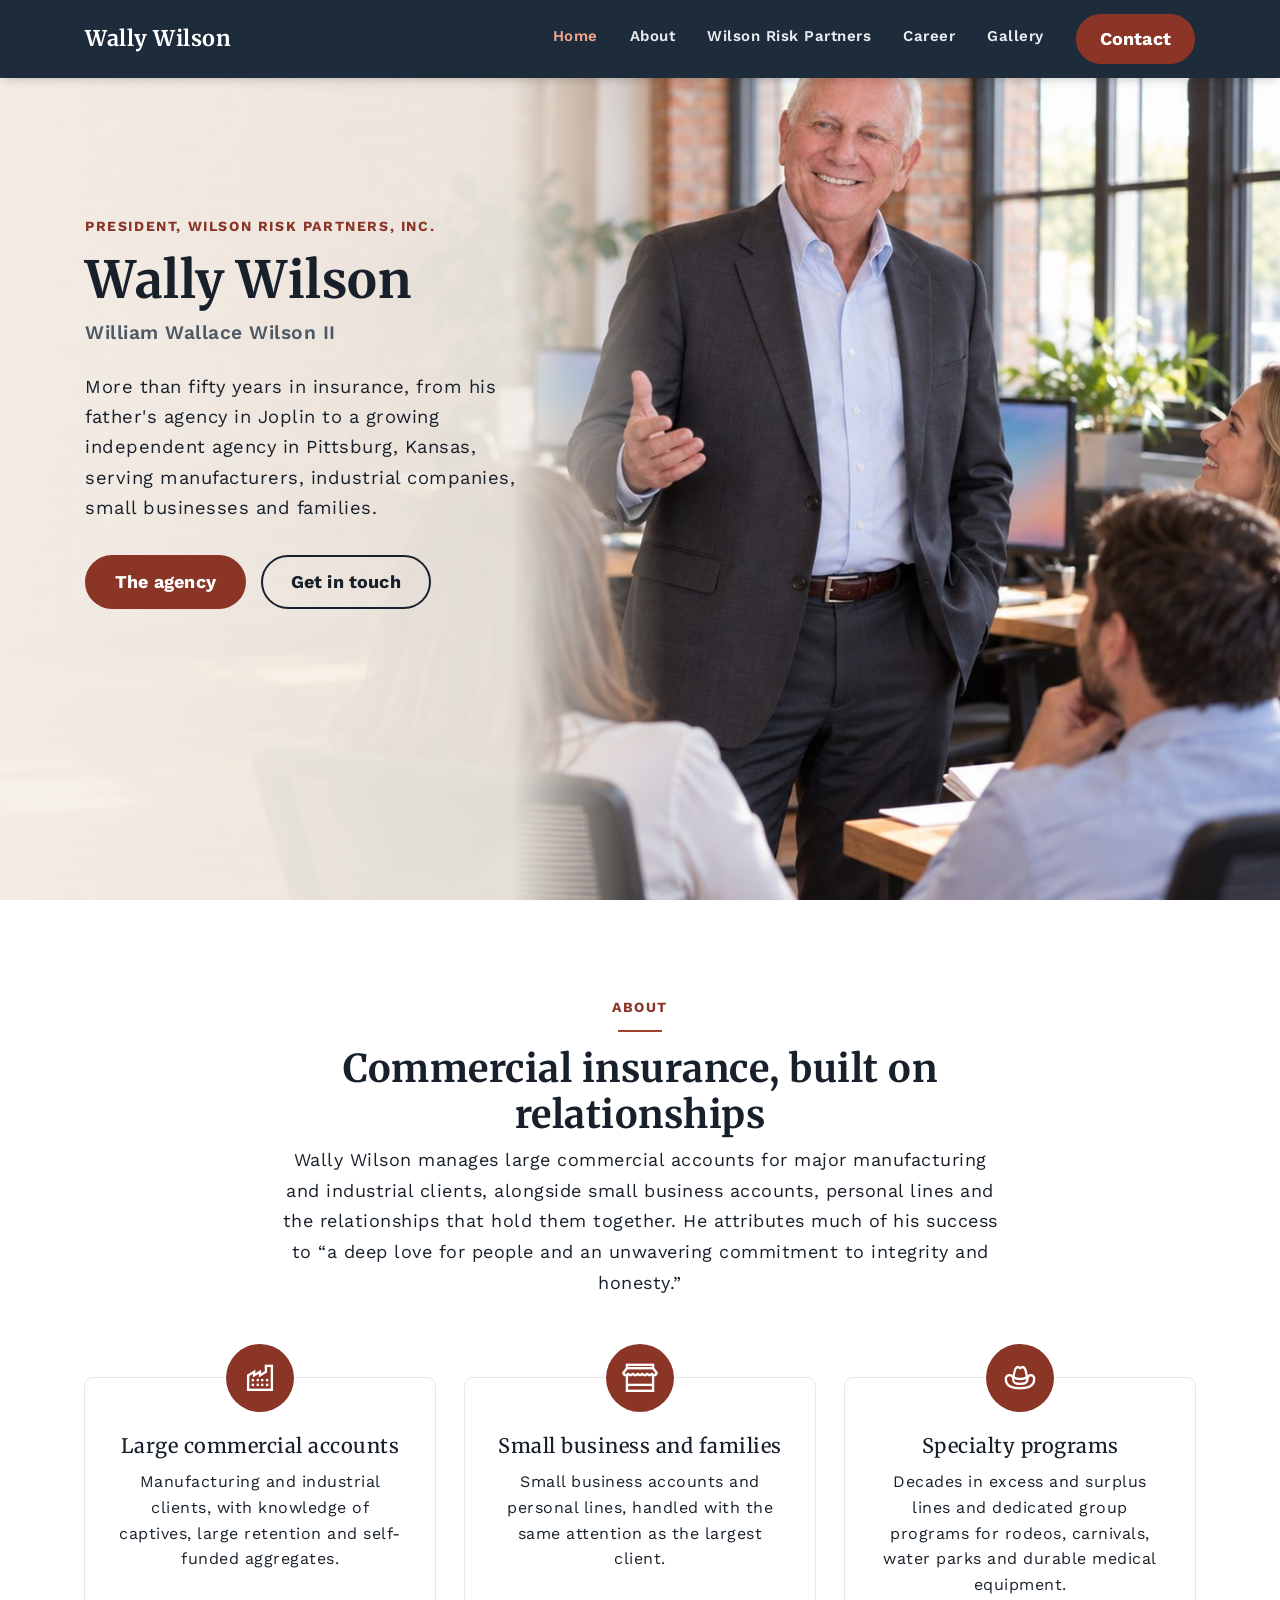
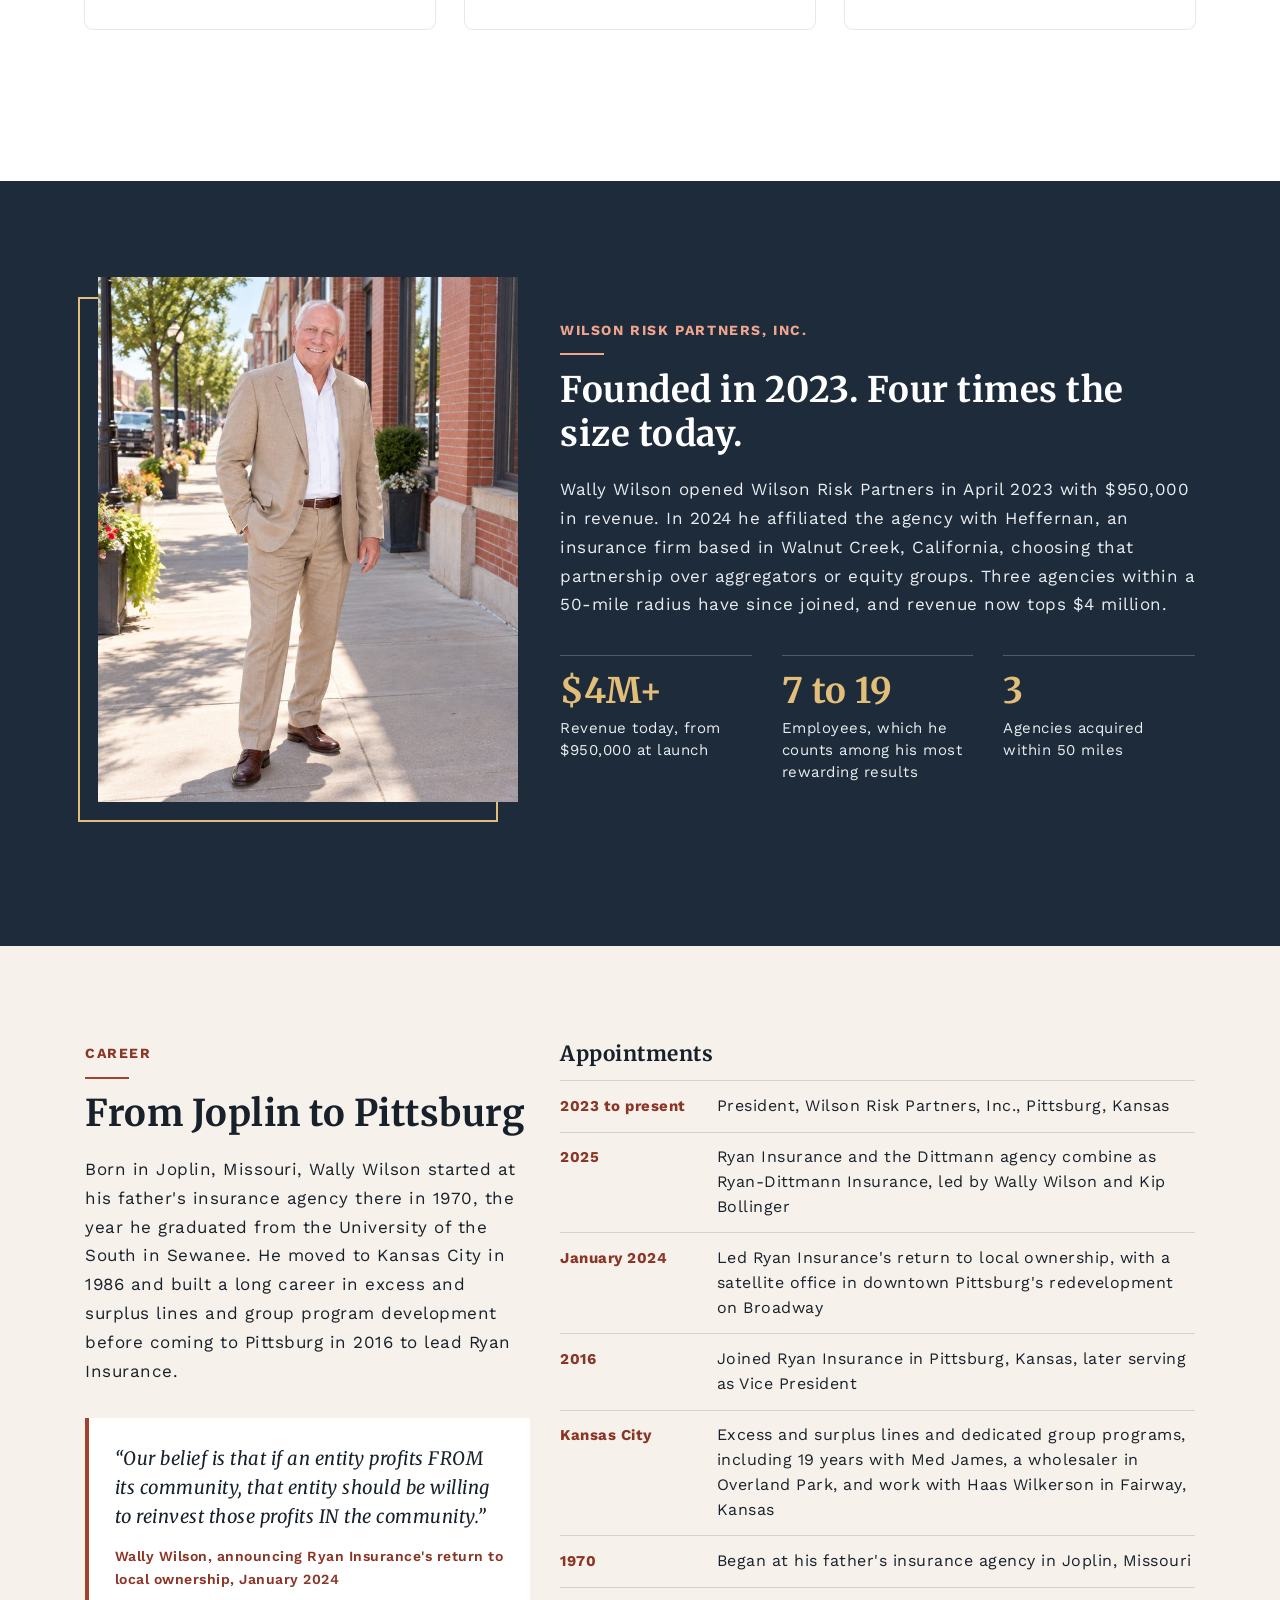
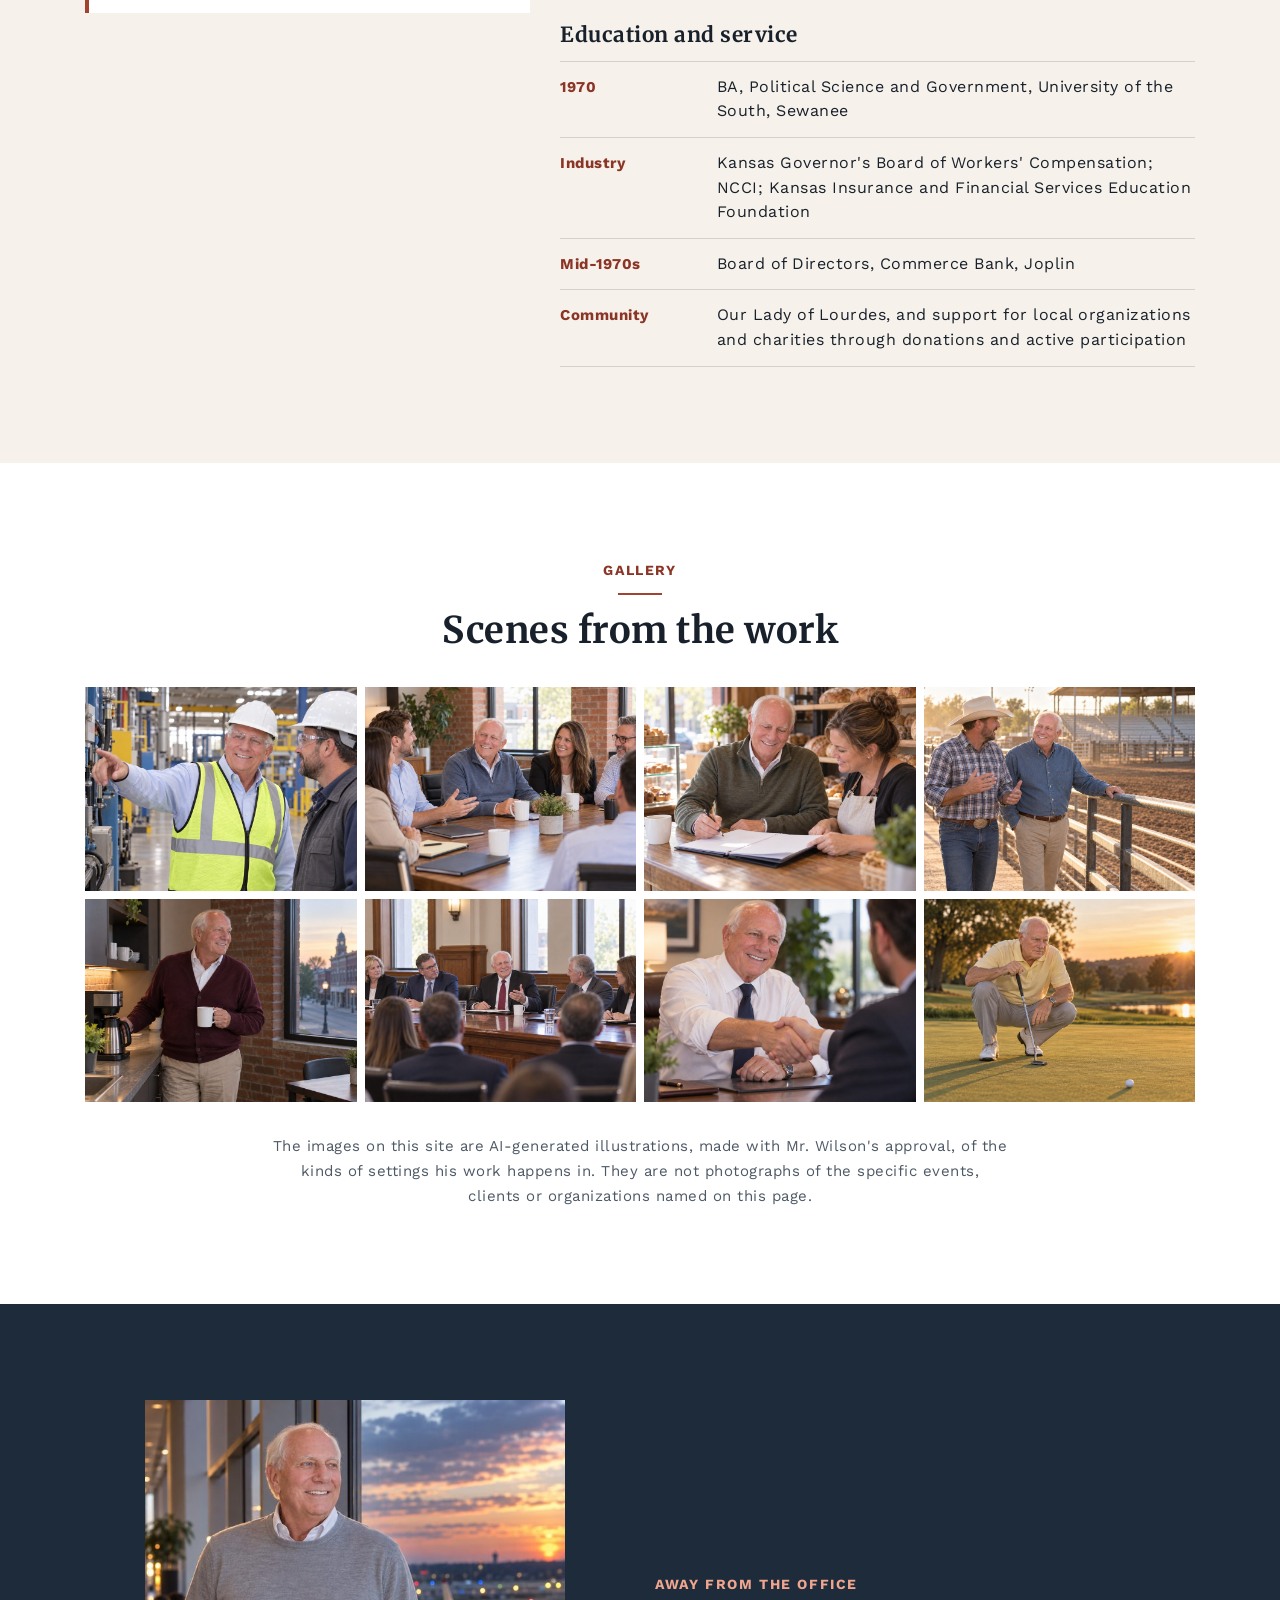
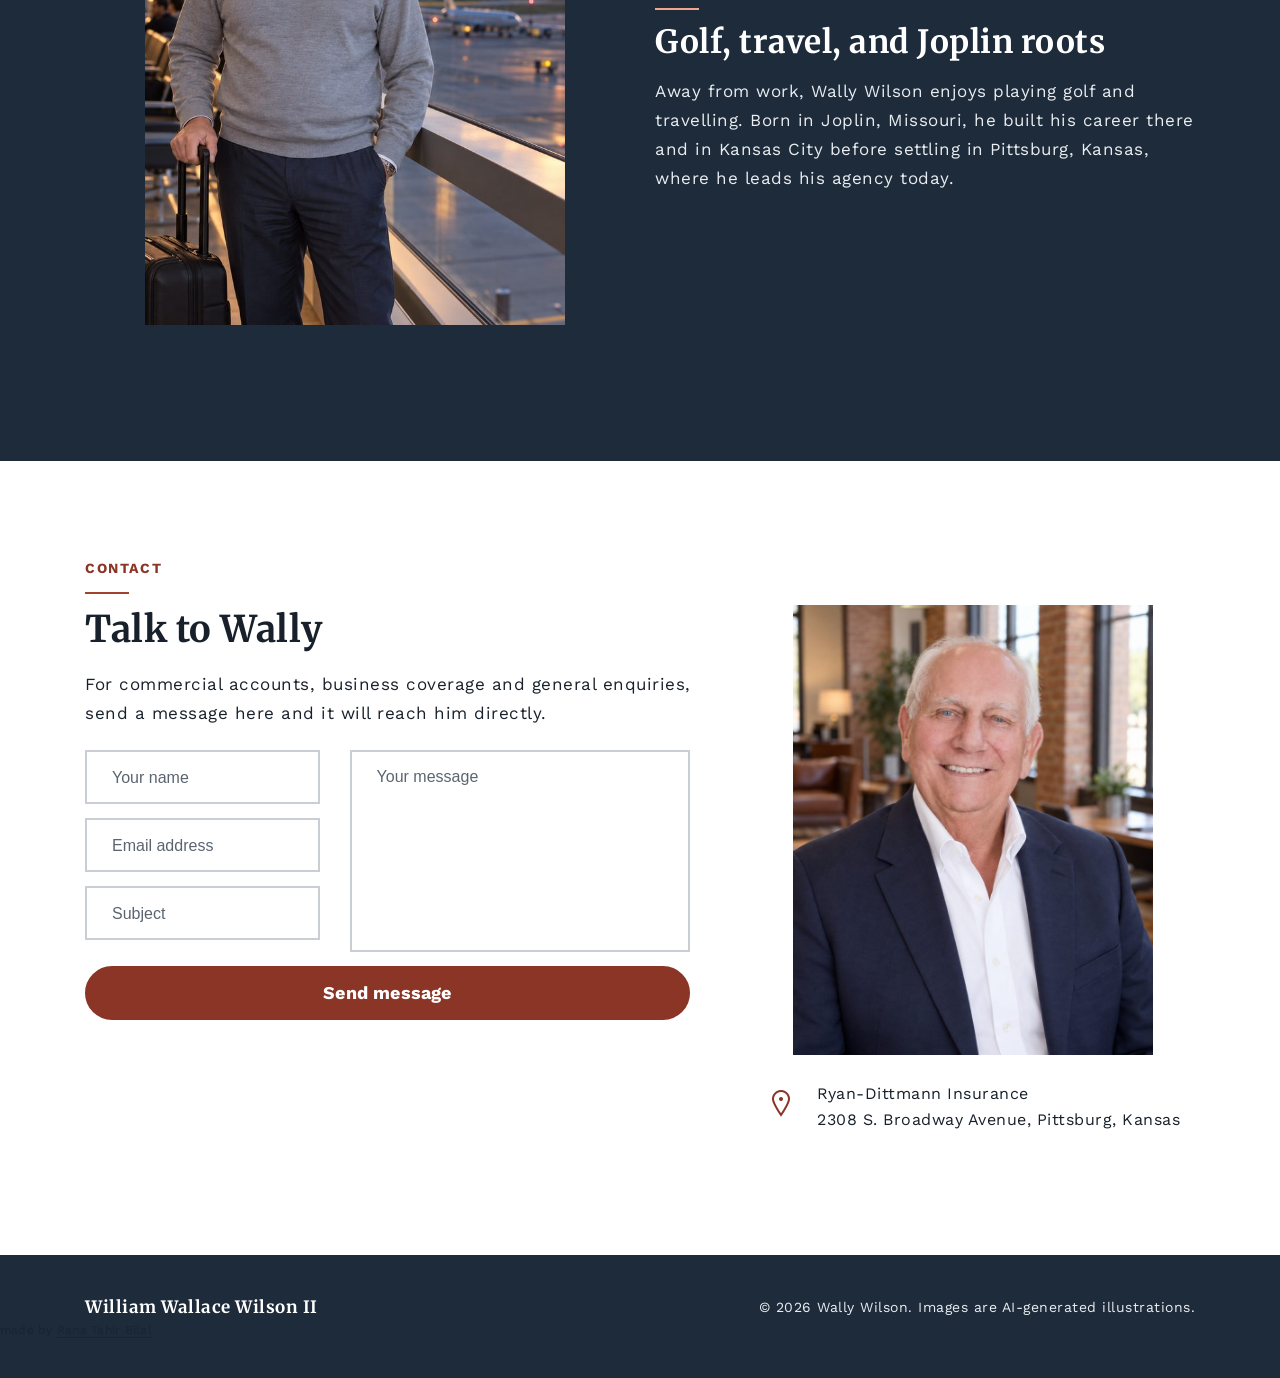
<file: index.html>
<!DOCTYPE html>
<html lang="en">
<head>
    <meta charset="utf-8">
    <meta content="width=device-width, initial-scale=1, shrink-to-fit=no" name="viewport">
    <!-- While this site lives on github.io it stays out of search engines.
         When it moves to Mr. Wilson's own domain: delete the robots meta line below
         and change "Disallow: /" to "Allow: /" in robots.txt. -->
    <meta name="robots" content="noindex, nofollow">
    <meta name="author" content="William Wallace Wilson II">
    <meta name="description" content="William Wallace (Wally) Wilson II, President of Wilson Risk Partners, Inc., Pittsburg, Kansas. More than fifty years in commercial insurance, excess and surplus lines and group programs.">
    <title>Wally Wilson | Commercial Insurance, Pittsburg, Kansas</title>
    <link href="freelancer/images/favicon.png" rel="icon">
    <link rel="preconnect" href="https://fonts.googleapis.com">
    <link rel="preconnect" href="https://fonts.gstatic.com" crossorigin>
    <link href="https://fonts.googleapis.com/css2?family=Merriweather:ital,wght@0,700;1,400&family=Work+Sans:wght@400;500;600;700&display=swap" rel="stylesheet">
    <link rel="stylesheet" href="vendor/css/bundle.min.css">
    <link href="vendor/css/jquery.fancybox.min.css" rel="stylesheet">
    <link href="freelancer/css/line-awesome.min.css" rel="stylesheet">
    <link href="freelancer/css/style.css" rel="stylesheet">
    <!-- Site stylesheet, loaded last so it wins the cascade -->
    <link href="freelancer/css/ww.css" rel="stylesheet">
</head>
<body data-spy="scroll" data-target="#megaone" data-offset="90">

<div class="loader-bg">
    <div id="circle"><div class="loader"><div class="loader"><div class="loader"><div class="loader"></div></div></div></div></div>
</div>

<header>
    <nav class="navbar navbar-top-default navbar-expand-lg navbar-simple nav-line">
        <div class="container">
            <a href="#banner" title="Wally Wilson" class="logo scroll ww-wordmark">Wally Wilson</a>
            <div class="collapse navbar-collapse" id="megaone">
                <div class="navbar-nav ml-auto">
                    <a class="nav-link scroll" href="#banner">Home</a>
                    <a class="nav-link scroll" href="#about">About</a>
                    <a class="nav-link scroll" href="#growth">Wilson Risk Partners</a>
                    <a class="nav-link scroll" href="#career">Career</a>
                    <a class="nav-link scroll" href="#company-portfolio-section">Gallery</a>
                    <a href="#contact-sec" class="btn scroll btn-rounded ww-btn nav-button">Contact</a>
                </div>
            </div>
        </div>
        <a href="javascript:void(0)" class="sidemenu_btn" id="sidemenu_toggle" aria-label="Open menu">
            <span></span>
            <span></span>
            <span></span>
        </a>
    </nav>

    <div class="side-menu hidden">
        <div class="inner-wrapper">
            <span class="btn-close" id="btn_sideNavClose"><i></i><i></i></span>
            <nav class="side-nav w-100">
                <ul class="navbar-nav">
                    <li class="nav-item"><a class="nav-link scroll" href="#banner">Home</a></li>
                    <li class="nav-item"><a class="nav-link scroll" href="#about">About</a></li>
                    <li class="nav-item"><a class="nav-link scroll" href="#growth">Wilson Risk Partners</a></li>
                    <li class="nav-item"><a class="nav-link scroll" href="#career">Career</a></li>
                    <li class="nav-item"><a class="nav-link scroll" href="#company-portfolio-section">Gallery</a></li>
                    <li class="nav-item"><a class="nav-link scroll" href="#contact-sec">Contact</a></li>
                </ul>
            </nav>
            <div class="side-footer w-100">
                <p class="ww-side-note">President, Wilson Risk Partners, Inc.<br>Pittsburg, Kansas</p>
            </div>
        </div>
    </div>
    <a id="close_side_menu" href="javascript:void(0);" aria-label="Close menu"></a>
</header>

<!-- Hero: the 16:9 photograph is the ground; he stands in the right third, text on the quiet left half. -->
<section class="banner-sec ww-hero" id="banner">
    <div class="container">
        <div class="row">
            <div class="col-lg-5">
                <div class="heading-area ww-hero-box">
                    <p class="ww-eyebrow">President, Wilson Risk Partners, Inc.</p>
                    <h1 class="ww-hero-name">Wally Wilson</h1>
                    <p class="ww-fullname">William Wallace Wilson II</p>
                    <p class="ww-hero-lede">More than fifty years in insurance, from his father's agency in Joplin to a growing independent agency in Pittsburg, Kansas, serving manufacturers, industrial companies, small businesses and families.</p>
                    <a href="#growth" class="btn btn-rounded ww-btn scroll">The agency</a>
                    <a href="#contact-sec" class="btn btn-rounded ww-btn-line scroll">Get in touch</a>
                </div>
            </div>
        </div>
    </div>
</section>

<!-- About -->
<section class="about-us" id="about">
    <div class="container">
        <div class="row">
            <div class="col-lg-8 offset-lg-2">
                <div class="about-area">
                    <p class="ww-kicker">About</p>
                    <h2 class="about-heading">Commercial insurance, built on relationships</h2>
                    <p class="about-des">Wally Wilson manages large commercial accounts for major manufacturing and industrial clients, alongside small business accounts, personal lines and the relationships that hold them together. He attributes much of his success to &ldquo;a deep love for people and an unwavering commitment to integrity and honesty.&rdquo;</p>
                </div>
            </div>
        </div>
        <div class="row ww-cards">
            <div class="col-12 col-lg-4">
                <div class="card box">
                    <div class="feature-icon"><i class="las la-industry" aria-hidden="true"></i></div>
                    <div class="card-body">
                        <h3 class="ww-card-title">Large commercial accounts</h3>
                        <p>Manufacturing and industrial clients, with knowledge of captives, large retention and self-funded aggregates.</p>
                    </div>
                </div>
            </div>
            <div class="col-12 col-lg-4">
                <div class="card box">
                    <div class="feature-icon"><i class="las la-store" aria-hidden="true"></i></div>
                    <div class="card-body">
                        <h3 class="ww-card-title">Small business and families</h3>
                        <p>Small business accounts and personal lines, handled with the same attention as the largest client.</p>
                    </div>
                </div>
            </div>
            <div class="col-12 col-lg-4">
                <div class="card box">
                    <div class="feature-icon"><i class="las la-hat-cowboy" aria-hidden="true"></i></div>
                    <div class="card-body">
                        <h3 class="ww-card-title">Specialty programs</h3>
                        <p>Decades in excess and surplus lines and dedicated group programs for rodeos, carnivals, water parks and durable medical equipment.</p>
                    </div>
                </div>
            </div>
        </div>
    </div>
</section>

<!-- Growth: the demo's stats row, with plain numbers (its count-up script comma-formatted them). -->
<section class="ww-growth" id="growth">
    <div class="container">
        <div class="row align-items-center">
            <div class="col-lg-5">
                <div class="about-image ww-framed">
                    <img src="freelancer/images/company.jpg" alt="Wally Wilson on a historic small-town main street" width="720" height="900">
                </div>
            </div>
            <div class="col-lg-7">
                <div class="feature-area">
                    <p class="ww-kicker ww-kicker-light">Wilson Risk Partners, Inc.</p>
                    <h2 class="ww-growth-title">Founded in 2023. Four times the size today.</h2>
                    <p class="ww-growth-text">Wally Wilson opened Wilson Risk Partners in April 2023 with $950,000 in revenue. In 2024 he affiliated the agency with Heffernan, an insurance firm based in Walnut Creek, California, choosing that partnership over aggregators or equity groups. Three agencies within a 50-mile radius have since joined, and revenue now tops $4 million.</p>
                </div>
                <div class="row ww-figs">
                    <div class="col-12 col-md-4">
                        <div class="parallax-box">
                            <p class="ww-fig">$4M+</p>
                            <p class="ww-fig-label">Revenue today, from $950,000 at launch</p>
                        </div>
                    </div>
                    <div class="col-12 col-md-4">
                        <div class="parallax-box">
                            <p class="ww-fig">7 to 19</p>
                            <p class="ww-fig-label">Employees, which he counts among his most rewarding results</p>
                        </div>
                    </div>
                    <div class="col-12 col-md-4">
                        <div class="parallax-box">
                            <p class="ww-fig">3</p>
                            <p class="ww-fig-label">Agencies acquired within 50 miles</p>
                        </div>
                    </div>
                </div>
            </div>
        </div>
    </div>
</section>

<!-- Career: replaces the demo's team carousel -->
<section class="ww-career" id="career">
    <div class="container">
        <div class="row">
            <div class="col-lg-5">
                <p class="ww-kicker">Career</p>
                <h2 class="ww-h2">From Joplin to Pittsburg</h2>
                <p class="ww-body">Born in Joplin, Missouri, Wally Wilson started at his father's insurance agency there in 1970, the year he graduated from the University of the South in Sewanee. He moved to Kansas City in 1986 and built a long career in excess and surplus lines and group program development before coming to Pittsburg in 2016 to lead Ryan Insurance.</p>
                <figure class="ww-quote">
                    <blockquote>&ldquo;Our belief is that if an entity profits FROM its community, that entity should be willing to reinvest those profits IN the community.&rdquo;</blockquote>
                    <figcaption>Wally Wilson, announcing Ryan Insurance's return to local ownership, January 2024</figcaption>
                </figure>
            </div>
            <div class="col-lg-7">
                <h3 class="ww-list-head">Appointments</h3>
                <ul class="ww-timeline">
                    <li><span class="ww-when">2023 to present</span><span class="ww-what">President, Wilson Risk Partners, Inc., Pittsburg, Kansas</span></li>
                    <!-- Needs Client Confirmation: how he wants the 2025 Ryan-Dittmann merger described alongside Wilson Risk Partners. -->
                    <li><span class="ww-when">2025</span><span class="ww-what">Ryan Insurance and the Dittmann agency combine as Ryan-Dittmann Insurance, led by Wally Wilson and Kip Bollinger</span></li>
                    <li><span class="ww-when">January 2024</span><span class="ww-what">Led Ryan Insurance's return to local ownership, with a satellite office in downtown Pittsburg's redevelopment on Broadway</span></li>
                    <li><span class="ww-when">2016</span><span class="ww-what">Joined Ryan Insurance in Pittsburg, Kansas, later serving as Vice President</span></li>
                    <li><span class="ww-when">Kansas City</span><span class="ww-what">Excess and surplus lines and dedicated group programs, including 19 years with Med James, a wholesaler in Overland Park, and work with Haas Wilkerson in Fairway, Kansas</span></li>
                    <li><span class="ww-when">1970</span><span class="ww-what">Began at his father's insurance agency in Joplin, Missouri</span></li>
                </ul>
                <h3 class="ww-list-head">Education and service</h3>
                <ul class="ww-timeline">
                    <li><span class="ww-when">1970</span><span class="ww-what">BA, Political Science and Government, University of the South, Sewanee</span></li>
                    <!-- Needs Client Confirmation: exact names of these boards and his role on each. -->
                    <li><span class="ww-when">Industry</span><span class="ww-what">Kansas Governor's Board of Workers' Compensation; NCCI; Kansas Insurance and Financial Services Education Foundation</span></li>
                    <li><span class="ww-when">Mid-1970s</span><span class="ww-what">Board of Directors, Commerce Bank, Joplin</span></li>
                    <li><span class="ww-when">Community</span><span class="ww-what">Our Lady of Lourdes, and support for local organizations and charities through donations and active participation</span></li>
                </ul>
            </div>
        </div>
    </div>
</section>

<!-- Gallery -->
<section class="portfolio-sec company-portfolio-section ww-gallery" id="company-portfolio-section">
    <div class="container">
        <p class="ww-kicker text-center">Gallery</p>
        <h2 class="ww-h2 text-center">Scenes from the work</h2>
        <ul class="ww-grid">
            <li><a href="freelancer/images/g-1.jpg" data-fancybox="images" data-caption="A risk review on the plant floor"><img src="freelancer/images/g-1.jpg" alt="Reviewing a manufacturing plant with its manager"></a></li>
            <li><a href="freelancer/images/g-2.jpg" data-fancybox="images" data-caption="The agency team"><img src="freelancer/images/g-2.jpg" alt="Laughing with his team at a staff meeting"></a></li>
            <li><a href="freelancer/images/g-3.jpg" data-fancybox="images" data-caption="A small business client"><img src="freelancer/images/g-3.jpg" alt="Going over papers with a bakery owner"></a></li>
            <li><a href="freelancer/images/g-4.jpg" data-fancybox="images" data-caption="Group programs"><img src="freelancer/images/g-4.jpg" alt="Walking a rodeo arena with an event organizer"></a></li>
            <li><a href="freelancer/images/g-5.jpg" data-fancybox="images" data-caption="Before the office opens"><img src="freelancer/images/g-5.jpg" alt="Pouring coffee in the office kitchen at dawn"></a></li>
            <li><a href="freelancer/images/g-6.jpg" data-fancybox="images" data-caption="Public service"><img src="freelancer/images/g-6.jpg" alt="Speaking at a board meeting"></a></li>
            <li><a href="freelancer/images/g-7.jpg" data-fancybox="images" data-caption="A handshake"><img src="freelancer/images/g-7.jpg" alt="Shaking hands with a client across a desk"></a></li>
            <li><a href="freelancer/images/g-8.jpg" data-fancybox="images" data-caption="Off the clock"><img src="freelancer/images/g-8.jpg" alt="Reading a putt on a golf green in the evening"></a></li>
        </ul>
        <p class="ww-disclosure">The images on this site are AI-generated illustrations, made with Mr. Wilson's approval, of the kinds of settings his work happens in. They are not photographs of the specific events, clients or organizations named on this page.</p>
    </div>
</section>

<!-- Personal band: replaces the demo's testimonial carousel -->
<section class="ww-personal">
    <div class="container">
        <div class="row align-items-center">
            <div class="col-lg-6">
                <img class="ww-personal-img" src="freelancer/images/travel.jpg" alt="Wally Wilson at an airport window at dusk" width="640" height="800">
            </div>
            <div class="col-lg-6">
                <p class="ww-kicker ww-kicker-light">Away from the office</p>
                <h2 class="ww-personal-title">Golf, travel, and Joplin roots</h2>
                <p class="ww-personal-text">Away from work, Wally Wilson enjoys playing golf and travelling. Born in Joplin, Missouri, he built his career there and in Kansas City before settling in Pittsburg, Kansas, where he leads his agency today.</p>
            </div>
        </div>
    </div>
</section>

<!-- Contact. The demo form posted through a PHP mailer that does not exist on Pages. -->
<section class="contact-sec" id="contact-sec">
    <div class="container">
        <div class="row">
            <div class="col-12 col-lg-7">
                <p class="ww-kicker">Contact</p>
                <h2 class="ww-h2">Talk to Wally</h2>
                <p class="ww-body">For commercial accounts, business coverage and general enquiries, send a message here and it will reach him directly.</p>
                <!-- FormSubmit posts to the client's own address from the sheet.
                     The first submission triggers one activation email that he must click. -->
                <form class="row contact-form" action="https://formsubmit.co/wallyw@wallacewilson.net" method="POST">
                    <input type="hidden" name="_subject" value="Enquiry from william-wallace-wilson site">
                    <input type="hidden" name="_captcha" value="false">
                    <input type="hidden" name="_template" value="table">
                    <input type="text" name="_honey" style="display:none" tabindex="-1" autocomplete="off">
                    <div class="col-12 col-md-5">
                        <label class="ww-sr" for="f-name">Name</label>
                        <input id="f-name" type="text" name="name" placeholder="Your name" class="form-control" required>
                        <label class="ww-sr" for="f-email">Email</label>
                        <input id="f-email" type="email" name="email" placeholder="Email address" class="form-control" required>
                        <label class="ww-sr" for="f-subject">Subject</label>
                        <input id="f-subject" type="text" name="subject" placeholder="Subject" class="form-control">
                    </div>
                    <div class="col-12 col-md-7">
                        <label class="ww-sr" for="f-msg">Message</label>
                        <textarea id="f-msg" class="form-control" name="message" rows="6" placeholder="Your message" required></textarea>
                    </div>
                    <div class="col-12">
                        <button type="submit" class="btn btn-rounded ww-btn w-100">Send message</button>
                    </div>
                </form>
            </div>
            <div class="col-12 col-lg-5 d-flex align-items-center">
                <div class="contact-details ww-contact">
                    <img src="freelancer/images/portrait.jpg" alt="Wally Wilson" width="800" height="1000">
                    <ul>
                        <li><i class="las la-map-marker" aria-hidden="true"></i><span>Ryan-Dittmann Insurance<br>2308 S. Broadway Avenue, Pittsburg, Kansas</span></li>
                    </ul>
                </div>
            </div>
        </div>
    </div>
</section>

<footer class="footer-style-1 ww-footer">
    <div class="container">
        <div class="row align-items-center">
            <div class="col-lg-6"><p class="ww-foot-name">William Wallace Wilson II</p></div>
            <div class="col-lg-6 text-lg-right"><p class="ww-copy">&copy; 2026 Wally Wilson. Images are AI-generated illustrations.</p></div>
        </div>
    </div>

<p style="margin:18px 0 0;font-size:12px;line-height:1.5;opacity:.6;letter-spacing:.02em">made by <a href="https://ranatahirbilal.com" rel="nofollow noopener" target="_blank" style="color:inherit;text-decoration:none;border-bottom:1px solid currentColor">Rana Tahir Bilal</a></p>
</footer>

<script src="vendor/js/bundle.min.js"></script>
<script src="vendor/js/jquery.fancybox.min.js"></script>
<script src="freelancer/js/script.js"></script>
</body>
</html>
</file>
<file: freelancer/css/style.css>
/* ===================================
    About
====================================== */
/*
    Theme Name: MegaOne
    Theme URI:
    Author: Themes Industry
    Author URI:
    Description: One Page Parallax Template
    Tags: one page, multipurpose, parallax, creative, html5
 */

/* ===================================
    Table of Content
====================================== */
/*  - Fonts
    - General
    - Scrollbar
    - Header & Navigation
    - Banner
    - About
    - Team
    - Portfolio Section
    - Testimonial
    - Contact sec
    - footer
    - Stand Alone
    - loader
    - Scroll Top
    - Media Queries   */

/* ===================================
    Google font
====================================== */
@import url('https://fonts.googleapis.com/css2?family=Raleway:wght@300;400;500;600;700;900&display=swap');
.main-font{font-family: 'Raleway', sans-serif;}

@import url('https://fonts.googleapis.com/css2?family=Roboto:wght@300;400&display=swap');
@import url('https://fonts.googleapis.com/css2?family=Poppins:wght@300;500;600&display=swap');

/* ===================================
    General
====================================== */

body {font-size: 18px;color: #ffffff!important;font-weight: normal;line-height: 25px;width: 100%; overflow-x: hidden!important;}
a, input, button, .navbar, .fixedmenu, .tp-bullet, .owl-dot, .owl-prev, .owl-next {transition: ease-in-out 0.2s;-webkit-transition: ease-in-out 0.2s;-moz-transition: ease-in-out 0.2s;-ms-transition: ease-in-out 0.2s;-o-transition: ease-in-out 0.2s;}
section,.section-padding {position: relative; overflow: hidden;}
a {color:inherit;text-decoration: none;}
.btn.focus, .btn:focus{-webkit-box-shadow: none;box-shadow: none;}
p:last-child{margin-bottom: 0 !important;}
p{margin: 0 0 15px!important;}
.fa, .far, .fas{display: inline;}
li{list-style: none;text-decoration: none;}
blockquote {border-left: 2px solid;padding: 10px 15px 10px 35px;margin: 25px 0;font-size: 18px;line-height: 28px;}
blockquote > cite {font-weight: 400;font-size: 14px;display: block;}
.hidden{display: none;}
section{padding: 7.5rem 0;}
.padding-top{padding-top: 7.5rem;}
.padding-bottom{padding-bottom: 7.5rem;}
.padding-half-top{padding-top: 90px;}

/*bg color */
.gradient-bg1{background-image: linear-gradient(135deg, rgb(71, 68, 116) 40%, rgb(106, 104, 168) 60%);}
.bg-light-red{background-color:#fd7161;}

/*Social Icon Hover Text Hover */
.facebook-text-hvr:hover{color:#4267B2 !important;}
.twitter-text-hvr:hover{color:#1DA1F2 !important;}
.instagram-text-hvr:hover{color:#C32AA3 !important;}
.linkedin-text-hvr:hover{color:#0077B5 !important;}
.pinterest-text-hvr:hover{color:#BD081C !important;}
.google-text-hvr:hover{color:#DB4437 !important;}

/*icon bg hover */
.facebook-bg-hvr:hover{background:#4267B2 !important;color: #fff !important;}
.twitter-bg-hvr:hover{background:#1DA1F2 !important;color: #fff !important;}
.instagram-bg-hvr:hover{background: -webkit-gradient(linear, left top, left bottom, from(#aa2fb5), color-stop(93%, #f1762c))!important;background: -o-linear-gradient(top, #aa2fb5 0%, #f1762c 93%)!important;background: linear-gradient(to bottom, #aa2fb5 0%, #f1762c 93%)!important;color: #fff !important;}
.linkedin-bg-hvr:hover{background:#0077B5 !important;color: #fff !important;}
.pinterest-bg-hvr:hover{background:#BD081C !important;color: #fff !important;border: 1px solid #BD081C !important;}
.google-bg-hvr:hover{background:#DB4437 !important;color: #fff !important;}
.mail-bg-hvr:hover{background:#c32aa3 !important;color: #fff !important;border: 1px solid #c32aa3 !important;}

/*Social Icon Hover Bg Hover */
.facebook_bg_hvr2:hover{color:#FFFFFF !important; background: #4267b2 !important; -webkit-transition: .3s ease-in-out;-o-transition: .3s ease-in-out;transition: .3s ease-in-out;}
.twitter_bg_hvr2:hover{color:#FFFFFF !important; background: #00a7e6; -webkit-transition: .3s ease-in-out; -o-transition: .3s ease-in-out; transition: .3s ease-in-out;}
.linkdin_bg_hvr2:hover{color:#FFFFFF !important; background: #1682ab; -webkit-transition: .3s ease-in-out; -o-transition: .3s ease-in-out; transition: .3s ease-in-out;}
.googleplus_bg_hvr2:hover{color:#FFFFFF !important; background: #d5463a; -webkit-transition: .3s ease-in-out; -o-transition: .3s ease-in-out; transition: .3s ease-in-out;}
.pintrest_bg_hvr2:hover{color:#FFFFFF !important; background: #c8232c; -webkit-transition: .3s ease-in-out; -o-transition: .3s ease-in-out; transition: .3s ease-in-out;}
.instagram_bg_hvr2:before{
    content: "";
    position: absolute;
    left: -1px;
    right: -1px;
    bottom: -1px;
    top: -1px;
    opacity: 0;
    visibility: hidden;
    background: radial-gradient(circle at 30% 107%, #fdf497 0%, #fdf497 5%, #fd5949 45%,#d6249f 60%,#285AEB 90%) !important;
    border-radius: inherit;
    z-index: -1;
    -webkit-transform: scale(.5);
    -ms-transform: scale(.5);
    transform: scale(.5);
    -webkit-transition: .3s ease-in-out;
    -o-transition: .3s ease-in-out;
    transition: .3s ease-in-out;
}
.instagram_bg_hvr2:hover{color:#FFFFFF !important; z-index: 999}
.instagram_bg_hvr2:hover:before{opacity: 1;visibility: visible;-webkit-transform: scale(1);-ms-transform: scale(1);transform: scale(1);}

/* Transition none */
.no-transition *{transition-timing-function:initial; -moz-transition-timing-function:initial; -webkit-transition-timing-function:initial; -o-transition-timing-function:initial;  transition-duration: 0s; -moz-transition-duration: 0s; -webkit-transition-duration: 0s; -o-transition-duration: 0s;}

/* Button */
.btn {-webkit-appearance: initial; overflow: hidden;position: -webkit-sticky;position: sticky; z-index: 2; display:inline-block; font-size: 18px; border:2px solid transparent; letter-spacing: .5px; line-height: inherit; border-radius: 0; text-transform:capitalize; width: auto;font-family: 'Roboto', sans-serif; font-weight: 500; -webkit-transition: all .5s ease;-o-transition: all .5s ease !important;transition: all .5s ease !important;}

/* button size */
.btn.btn-medium {font-size:16px; padding: 12px 48px; line-height: 1.8em}
.btn.btn-large {font-size:16px;  padding: 14px 32px; line-height: 1.8em;}
.btn.btn-large-1 {font-size:15px;  padding: 9px 35px; line-height: 2em;}
.btn.btn-rounded {border-radius: 50px;}

/* button hover */
.btn.btn-orange-white {background: #fd7161; border-color: #fd7161; color: #ffffff}
.btn.btn-hvr-white:hover {background: #ffffff !important; border-color: #FFFFFF; color: #fd7161!important}

.btn.btn-orange {background: #fd7161; border-color: #fd7161; color: #ffffff}
.btn.btn-orange:hover {background: #202020 !important; border-color: #202020; color: #FFFFFF !important}

.pink-and-purple-btn{font-size: 16px;font-family: 'Roboto', sans-serif;padding: 11px 38px;color:#ffffff;font-weight: 600;background-color:#5a5890;border:1px solid transparent;border-radius: 0;}
.pink-and-purple-btn:hover{color: #ffffff !important;background-color: #fd7161 !important;border: 1px solid transparent;}


/* ===================================
    Image Hover
====================================== */

.hover-effect::before,
.hover-effect::after {
    content: "";
    background: #fff;
    height: 0;
    width: 0;
    z-index: 1;
    position: absolute;
    -webkit-transition-duration: 1s !important;
    -o-transition-duration: 1s;
    transition-duration: 1s !important;
}
.hover-effect::before {
    right: 0;
    opacity: 1;
    top: 0;
}
.hover-effect::after {
    top: 0;
    opacity: .7;
    left: 0;
}
.hover-effect:hover::after, .hover-effect:hover::before {
    height: 100%;
    opacity: 0;
    width: 100%;
}
/* Use in BLog */
.image {
    overflow: hidden;
}
a.image{
    display: block;
}
.image img {
    width: 100%;
    height: 100%;
    display: block;
}
.image, .image img {
    position: relative;
}
/* ===================================
    Scrollbar
====================================== */

::-webkit-scrollbar {
    width: 6px;
}
::-webkit-scrollbar-track {
    width: 6px;
    background:#ffffff;
    border-left: 0 solid white;
    border-right: 0 solid white;
}
::-webkit-scrollbar-thumb {
    background: #fd7161;
    width: 0;
    height: 25%;
    transition: .5s ease;
    cursor: pointer;
}
/* ===================================
        Header & Navigation
   ====================================== */
/* nav top default */
header a.logo img {
    max-width: 100px;
    vertical-align: sub;
}

.navbar-top-default{
    position: absolute;
    top: 15px;
    z-index: 99;
    overflow: hidden;
    height: 100px;
    width: 100%;
    -webkit-transition: none;
    -o-transition: none;
    transition: none;
}

.nav-button {
    position: relative;
    left: 20px;
}

.header-appear .navbar-top-default {
    height: 100px;
    position: fixed;
    z-index: 99;
    top: 0;
    background: #525085;
    -webkit-animation-name: animationFade;
    animation-name: animationFade;
    -webkit-animation-duration: 1s;
    animation-duration: 1s;
    -webkit-animation-fill-mode: both;
    animation-fill-mode: both;
    -webkit-box-shadow: 0 10px 10px -10px rgba(0, 0, 0, 0.35);
    box-shadow: 0 10px 10px -10px rgba(0, 0, 0, 0.35);
}

/*Navbar Simple*/

.navbar-simple .navbar-nav .nav-link {
    font-size: 16px;
    color: #ffffff;
    font-weight: 600;
    text-align: center;
    padding: 0.8rem 2.9rem;
    text-transform: lowercase;
    font-family: 'Raleway', sans-serif;
}

.nav-box-round .navbar-nav .nav-link{
    border-radius: 20px;
}

/*nav color */
.navbar-simple .navbar-nav .nav-link:hover{
    color:#fd7161;
}

.navbar-simple .navbar-nav .nav-link.active{
    color:#fd7161;
}

/* ===================================
        Side Menu
====================================== */
.side-menu {
    width: 35%;
    position: fixed;
    right: 0;
    top: 0;
    background: #fd7161;
    z-index: 9999;
    height: 100%;
    -webkit-transform: translate3d(100%, 0, 0);
    transform: translate3d(100%, 0, 0);
    -webkit-transition: -webkit-transform .5s ease;
    transition: -webkit-transform .5s ease;
    -o-transition: -o-transform .5s ease;
    -o-transition: transform .5s ease;
    overflow: hidden;
}

.side-menu.left {
    left: 0; right: auto;
    -webkit-transform: translate3d(-100%, 0, 0);
    transform: translate3d(-100%, 0, 0);
}

.side-menu.before-side {
    width: 280px;
}

.side-menu.side-menu-active,
.side-menu.before-side{
    -webkit-transform: translate3d(0, 0, 0);
    transform: translate3d(0, 0, 0);
}

.pul-menu .side-menu.side-menu-active {
    visibility: visible; opacity: 1;
}

.side-menu .navbar-brand {
    margin: 0 0 2.5rem 0;
}

/*Side overlay*/
#close_side_menu {
    position: fixed;
    top: 0;
    left: 0;
    width: 100%;
    height: 100%;
    background-color: #000;
    -webkit-transition: opacity 300ms cubic-bezier(0.895, 0.03, 0.685, 0.22);
    -o-transition: opacity 300ms cubic-bezier(0.895, 0.03, 0.685, 0.22);
    transition: opacity 300ms cubic-bezier(0.895, 0.03, 0.685, 0.22);
    display: none;
    z-index: 1031;
    opacity: 0.4;
}

/*Side Close Btn*/
.side-menu .btn-close {
    height: 33px;
    width: 33px;
    display: inline-block;
    text-align: center;
    position: absolute;
    top: 40px;
    right: 20px;
    cursor: pointer;
}

.side-menu.before-side .btn-close{
    display: none;
}

.side-menu .btn-close::before, .side-menu .btn-close::after {
    position: absolute;
    left: 16px;
    content: ' ';
    height: 24px;
    width: 2px;
    background: #FFFFFF;
    top: 5px;
}

.side-menu .btn-close:before {
    -webkit-transform: rotate(45deg);
    -ms-transform: rotate(45deg);
    transform: rotate(45deg);
}

.side-menu .btn-close:after {
    -webkit-transform: rotate(-45deg);
    -ms-transform: rotate(-45deg);
    transform: rotate(-45deg);
}

/*side open btn*/
.sidemenu_btn {
    -webkit-transition: all .3s linear;
    -o-transition: all .3s linear;
    transition: all .3s linear;
    width: 36px;
    padding: 6px;
    position: absolute;
    right: 40px;
    top: 40px;
    z-index: 999;
    cursor: pointer;
    display: inline-block;
}

.sidemenu_btn span {
    height: 2px;
    width: 100%;
    display: block;
    margin-left: auto;
    background: #FFFFFF;
    transition: .5s ease;
}

.header-appear .sidemenu_btn span{
    background: #FFFFFF;
}

.sidemenu_btn span:nth-child(2) {
    margin: 4px 0;
}

.sidemenu_btn:hover span:first-child, .sidemenu_btn:hover span:last-child{
    width: 70%;
    transition: .5s ease;
    margin-left: auto;
}

.side-menu .inner-wrapper {
    padding: 3.5rem 5rem;
    height: 100%;
    position: relative;
    overflow-y: auto;
    display: -webkit-box;
    display: -ms-flexbox;
    display: flex;
    -webkit-box-align: center;
    -ms-flex-align: center;
    align-items: center;
    text-align: left;
    -ms-flex-wrap: wrap;
    flex-wrap: wrap;
}

.pul-menu.pushwrap .side-menu .inner-wrapper{
    padding: 3.5rem 2.5rem;
}

.side-menu .side-nav {
    margin-bottom: 30px;
    display: block;
}

.side-nav .navbar-nav .nav-item{
    display: block;
    margin: 10px 0; padding: 0 !important;
    opacity: 0;
    -webkit-transition: all 0.8s ease 500ms;
    -o-transition: all 0.8s ease 500ms;
    transition: all 0.8s ease 500ms;

    -webkit-transform: translateY(30px);
    -ms-transform: translateY(30px);
    transform: translateY(30px);
}

.side-nav .navbar-nav .nav-item:first-child {
    -webkit-transition-delay: .1s;
    -o-transition-delay: .1s;
    transition-delay: .1s;
}

.side-nav .navbar-nav .nav-item:nth-child(2){
    -webkit-transition-delay: .2s;
    -o-transition-delay: .2s;
    transition-delay: .2s;
}

.side-nav .navbar-nav .nav-item:nth-child(3) {
    -webkit-transition-delay: .3s;
    -o-transition-delay: .3s;
    transition-delay: .3s;
}

.side-nav .navbar-nav .nav-item:nth-child(4) {
    -webkit-transition-delay: .4s;
    -o-transition-delay: .4s;
    transition-delay: .4s;
}

.side-nav .navbar-nav .nav-item:nth-child(5) {
    -webkit-transition-delay: .5s;
    -o-transition-delay: .5s;
    transition-delay: .5s;
}

.side-nav .navbar-nav .nav-item:nth-child(6) {
    -webkit-transition-delay: .6s;
    -o-transition-delay: .6s;
    transition-delay: .6s;
}

.side-nav .navbar-nav .nav-item:nth-child(7) {
    -webkit-transition-delay: .7s;
    -o-transition-delay: .7s;
    transition-delay: .7s;
}

.side-nav .navbar-nav .nav-item:nth-child(8) {
    -webkit-transition-delay: .8s;
    -o-transition-delay: .8s;
    transition-delay: .8s;
}

.side-nav .navbar-nav .nav-item:nth-child(9) {
    -webkit-transition-delay: .9s;
    -o-transition-delay: .9s;
    transition-delay: .9s;
}

.side-menu.side-menu-active .side-nav .navbar-nav .nav-item {
    -webkit-transform: translateY(0);
    -ms-transform: translateY(0);
    transform: translateY(0);
    opacity: 1;
}

.side-nav .navbar-nav .nav-link {
    display: inline-table;
    color: #FFFFFF;
    padding: 10px 0 10px 0 !important;
    font-size: 1.5rem;
    font-weight: 500;
    line-height: normal;
    position: relative;
    border-radius: 0;
    font-family: 'Raleway', sans-serif;
}

.side-nav .navbar-nav .nav-link::after{
    content: "";
    position: absolute;
    background: #FFFFFF;
    display: inline-block;
    width: 0;
    height: 3px;
    bottom: 0; left: 0;
    overflow: hidden;
    -webkit-transition: all 0.5s cubic-bezier(0, 0, 0.2, 1);
    -o-transition: all 0.5s cubic-bezier(0, 0, 0.2, 1);
    transition: all 0.5s cubic-bezier(0, 0, 0.2, 1);
}

.side-nav .navbar-nav .nav-link:hover::after,
.side-nav .navbar-nav .nav-link:focus::after,
.side-nav .navbar-nav .nav-link.active::after {
    width: 100%;
}

.side-nav .navbar-nav .nav-link.active {
    background: transparent;
}

.side-menu p{
    font-size: 16px;
    margin-top: .5rem;
    margin-bottom: 0;
    color: #FFFFFF;
    font-family: 'Roboto', sans-serif;
}

.social-icons-simple{
    margin-bottom: 0;
    margin-left: -10px;
}

.social-icons-simple li{
    display: inline-block;
}

.social-icons-simple li a {
    display: block;
    font-size: 16px;
    height: 36px;
    line-height: 38px;
    border: 1px solid transparent;
    text-align: center;
    width: 36px;
    border-radius: 50%;
    position: relative;
    z-index: 1;
    overflow: hidden;
    color: #FFFFFF;
    -webkit-transition: background-color .5s ease;
    -o-transition: background-color .5s ease;
    transition: background-color .5s ease;
}

.social-icons-simple li a:hover{
    background-color:#FFFFFF;
    color: #f94217;
}

.social-icons-simple li.animated-wrap a:hover{
    background-color: #f94217;
    color: #000000;
}

@-webkit-keyframes animationFade {
    from {
        opacity: 0;
        -webkit-transform: translate3d(0, -100%, 0);
        transform: translate3d(0, -100%, 0);
    }
    to {
        opacity: 1;
        -webkit-transform: none;
        transform: none;
    }
}

@keyframes animationFade {
    from {
        opacity: 0;
        -webkit-transform: translate3d(0, -100%, 0);
        transform: translate3d(0, -100%, 0);
    }
    to {
        opacity: 1;
        -webkit-transform: none;
        transform: none;
    }
}

/*!* ===================================*/
/*       banner
/*====================================== *!*/
.image-banner{
    width: 100%;
    position: relative;
    top: 45px;
}

.heading-area .sub-heading{
    font-size: 18px;
    font-weight: 400;
    font-family: 'Raleway', sans-serif;
    padding-bottom: 10px;
}

.heading-area .banner-heading{
    font-size: 48px;
    font-weight: bold;
    font-family: 'Raleway', sans-serif;
    padding-bottom: 26px;
}

.heading-area .banner-heading span{
    font-weight: 400;
}

.slider-icons .slider-social{
    position: absolute;
    left: 2%;
    top: 41%;
    transform: translateY(-50%);
    z-index: 11;
    color: #FFFFFF;
}

.slider-icons .slider-social li{
    list-style: none;
}

.slider-icons .slider-social a {
    text-decoration: none;
    width: 48px;
    height: 48px;
    color: #FFFFFF;
    text-align: center;
    display: flex;
    justify-content: center;
    align-items: center;
    border-radius: 50px;
    font-size: 16px;
    margin: 2px;
    border: 1px solid transparent;
    -webkit-transition: background-color .3s ease-in-out;
    -moz-transition: background-color .3s ease-in-out;
    -o-transition: background-color .3s ease-in-out;
    transition: background-color .3s ease-in-out;
    position: relative;
}

/* ===================================
        About
====================================== */
.about-area{
    text-align: center;
}

.about-heading{
    font-size: 48px;
    font-family: 'Raleway', sans-serif;
    font-weight: bold;
    color: #202020;
}

.about-des{
    font-family: 'Roboto', sans-serif;
    font-size: 18px;
    font-weight: normal;
    color: #696969;
    width: 60%;
    margin: auto;
}

.about-us .card {
    border: none;
    border-radius: 10px;
    transition: all .6s ease;
    box-shadow: 1px 1px 31px #e6e6e6;
}

.about-us .card .feature-icon {
    display: inline-block;
    position: absolute;
    top: -39px;
    left: 50%;
    transform: translateX(-50%);
}

.about-us .card .feature-icon i {
    display: block;
    font-size: 100px;
    color: #202020;
    transition: .6s ease;
}

.about-us .card:hover {
    background-color: #202020;
    cursor: pointer;
    transition: .5s ease;
}

.about-us .card:hover p {
    color: #fff;
}

.about-us .card:hover .feature-icon i {
    transform: translateY(60px);
    font-size: 50px;
    color: #fff;
}

.about-us .card-body {
    padding: 85px 49px;
    padding-bottom: 50px;
}

.about-us .card-body p {
    font-size: 24px;
    font-family: 'Roboto', sans-serif;
    font-weight: 400;
    color: #202020;
}

.feature-text{
    font-size: 20px;
    font-family: 'Roboto', sans-serif;
    font-weight: normal;
    color: #696969;
}

.feature-heading{
    font-size: 40px;
    font-family: 'Raleway', sans-serif;
    font-weight: bold;
    color: #202020;
}

.feature-des{
    font-size: 16px;
    font-family: 'Roboto', sans-serif;
    font-weight: 400;
    color:#696969;
    line-height: 1.6;
}

.feature-area{
    padding-top: 78px;
}

.parallax-box{
    cursor: pointer;
}

.parallax-box i{
    font-size: 35px;
    color:#fd7161;
}

.stats-number-inner {
    font-size: 30px;
    margin: 20px 0;
    color: #000000;
    font-weight: 600;
}

.parallax-box h5{
    font-size: 20px;
    font-family: 'Roboto', sans-serif;
    color: #202020;
    font-weight: 500;
}

/* ===================================
        Team
====================================== */
.team-heading{
    font-size: 48px;
    font-family: 'Raleway', sans-serif;
    font-weight: bold;
}

.team-des{
    font-size: 18px;
    font-family: 'Roboto', sans-serif;
    font-weight: 400;
    margin: 30px 0 70px 0;
    line-height: 1.8;
}

.team-owl .owl-nav.disabled {
    display: block;
}

.team-owl .owl-nav button.owl-next, .team-owl .owl-nav button.owl-prev{
    font-size: 40px;
    color: #acacac;
    -webkit-transition: 0.5s ease;
    -o-transition: 0.5s ease;
    transition: 0.5s ease;
}

.team-owl .owl-nav button.owl-next span:hover, .team-owl .owl-nav button.owl-prev span:hover{
    background: #ffffff;
    transition: .5s ease;
    color: #fd7161;
}

.team-owl .owl-prev span{
    position: absolute;
    left: -4%;
    top: 39%;
    width: 50px;
    height: 50px;
    display: flex;
    justify-content: center;
    align-items: center;
    border-radius: 50%;
    background: transparent;
    line-height: 40px;
    transition: .5s ease;
}

.team-owl .owl-next span{
    position: absolute;
    right: 2%;
    top: 39%;
    width: 50px;
    height:50px;
    display: flex;
    justify-content: center;
    align-items: center;
    border-radius: 50%;
    background: transparent;
    line-height: 40px;
    transition: .5s ease;
}

.item .team-img{
    width: 65%;
    margin: auto;
}

.item .name-img{
    width: 90%;
    margin: auto;
}

.team-tittle {
    padding: 15px 100px 20px 20px;
}

.name-img{
    position: relative;
}

.name-img .name{
    position: absolute;
    top: 20px;
    left: 33%;
    font-size: 24px;
    font-weight: bold;
    font-family: 'Raleway', sans-serif;
    color: #fd7161;
}

.team-tittle .sub-heading{
    font-size: 15px;
    font-weight: 400;
}

.social-icons a{
    color: #202020;
}

.social-icons a i{
    width: 36px;
    height: 36px;
    background-color: transparent;
    color: #FFFFFF;
    padding: 9px 0;
    border-radius: 50%;
    -webkit-transition: 0.8s ease;
    -o-transition: 0.8s ease;
    transition: 0.8s ease;
}

.social-icons a .fb:hover{
    background-color: #3b5998;
    color: #fff;
}

.social-icons a .twt:hover{
    background-color: #00acee;
    color: #fff;
}
.social-icons a .drb:hover{
     background-color: #ea4c89;
     color: #fff;
}
/* ===================================
    Portfolio Section
====================================== */
.portfolio-sec .container {
    max-width: 1140px;
}

.cbp-item-off {
    display: none!important;
}

.portfolio-sec .portfolio-heading{
    color: #202020;
    margin-bottom:0;
    font-size: 48px;
    font-weight: bold;
    font-family: 'Raleway', sans-serif;
}

.portfolio-sec .cbp-wrapper-outer {
    overflow: visible;
}

.portfolio-sec .cbp-l-loadMore-button .cbp-l-loadMore-link,
.portfolio-sec .cbp-l-loadMore-button .cbp-l-loadMore-button-link {
    padding: 12px 32px;
}

.portfolio-sec .cbp-l-loadMore-button .cbp-l-loadMore-link,
.portfolio-sec .cbp-l-loadMore-button .cbp-l-loadMore-button-link,
.portfolio-sec .cbp-l-loadMore-button .cbp-l-loadMore-link:hover,
.portfolio-sec .cbp-l-loadMore-button .cbp-l-loadMore-button-link:hover,
.portfolio-sec .cbp-l-loadMore-button .cbp-l-loadMore-link:focus,
.portfolio-sec .cbp-l-loadMore-button .cbp-l-loadMore-button-link:focus{
    color: #fff;
}

.portfolio-sec .cbp-l-filters-button .cbp-filter-item {
    background: transparent;
    padding: 0;
    margin: 0;
    margin-right: 25px;
    border: none;
    font-size: 12px;
    font-weight: normal;
    color: #202020;
    text-transform: uppercase;
    font-family: 'Roboto', sans-serif;
    border-bottom: solid 2px transparent ;
}

.portfolio-sec .cbp-l-filters-button .cbp-filter-item.cbp-filter-item-active {
    color: #fbc900;
    background: transparent;
    border-bottom: solid 3px #fbc900;
}

.portfolio-sec .cbp-l-filters-button .cbp-filter-item,
.portfolio-sec .cbp-item.even{
    -webkit-transition: 300ms all ease;
    -o-transition: 300ms all ease;
    transition: 300ms all ease;
}

.portfolio-sec .cbp-item.even {
    margin-top: -190px;
}

.portfolio-sec .cbp-l-grid-mosaic .cbp-caption-activeWrap {
    background: rgba(55, 55, 55, .8);
}

.portfolio-sec .cbp-l-filters-button .cbp-filter-item:hover {
    color: #202020;
    border-color: #fbc900;
}

.portfolio-sec .cbp-l-caption-title {
    color: #ffffff !important;
    font-family: 'Roboto', sans-serif !important;
    font-weight: 400 !important;
    font-size: 15px !important;
}

.portfolio-sec .portfolio-detail-text {
    color: #FFFFFF;
    font-style: italic;
}

.portfolio-sec .portfolio-hover-effect .hover-text{
    padding-left: 3%;
    padding-bottom: 2%;
}

.portfolio-sec .portfolio-hover-effect .portfolio-inner-content{
    position: absolute;
    left: 50%;
    top: 50%;
    transform: translate(-50%, -50%);
}

.portfolio-sec .portfolio-hover-effect .portfolio-inner-content span{
    background-color: #FFFFFF;
    height: 3px;
    width: 70px;
    display: block;
}

.portfolio-sec .portfolio-hover-effect .portfolio-inner-content span:nth-child(2){
    transform: rotate(90deg);
}

.portfolio-sec .portfolio-hover-effect .hover-text .p-hover-title{
    font-family: 'Roboto', sans-serif;
    font-size: 20px;
    color: #FFFFFF;
    font-weight: 500;
    margin-bottom: 0;
}

.portfolio-sec .portfolio-hover-effect .hover-text .p-hover-des{
    font-family: 'Roboto', sans-serif;
    font-size: 12px;
    color: #FFFFFF;
}

.portfolio-sec #js-loadMore-lightbox-gallery {
    margin-top: 45px;
}

.portfolio-sec #js-loadMore-lightbox-gallery.active {
    margin-top: -150px;
    position: relative;
}

.portfolio-sec #js-loadMore-lightbox-gallery.active-outer {
    margin-top: -250px;
}

.portfolio-sec .cbp-caption-active .cbp-caption-activeWrap {
    width: 94%;
    position: absolute;
    z-index: 2;
    height: 94%;
}

.portfolio-sec .cbp-caption-active .cbp-caption-activeWrap:hover .text-data{
    z-index: -1 !important;
}

.portfolio-sec .cbp-caption-zoom .cbp-caption-activeWrap {
    opacity: 0;
    top: 3%;
    left: 3%;
}

.portfolio-sec .portfolio-foot-detail{
    padding-bottom: 3%;
}

.portfolio-sec .portfolio-foot-detail .p-text{
    color: #202020;
    font-size: 15px;
    font-weight: normal;
    display: inline-block;
    margin-bottom: 8px;
    font-family: 'Roboto', sans-serif;
}

.portfolio-sec .portfolio-foot-detail .p-text:last-child{
    margin-bottom: 0;
}

.portfolio-sec .portfolio-foot-detail .p-num{
    color: #202020;
    font-size: 72px;
    font-weight: bold;
    font-family: 'Roboto', sans-serif;
}
/* ===================================
         Client
====================================== */
.testimonial-sec .testimonial-details .text{
    margin-top: 40px;
}
.testimonial-sec .testimonial-area .testimonial-carousel{
    width: 98%;
    margin: 0 auto;
}
.testimonial-sec .testimonial-area .testimonial-carousel .testimonial-box{
    padding-left: 40px;
}
.testimonial-sec .testimonial-area .testimonial-carousel .testimonial-box .icon-holder{
    display: block;
    margin-bottom: 30px;
}
.testimonial-sec .testimonial-area .testimonial-carousel .testimonial-box .icon-holder i{
    color: #FFFFFF;
    font-size: 32px;
    display: inline-block;
    font-style: italic;
}
.testimonial-sec .testimonial-area .testimonial-carousel .testimonial-box .img-holder{
    height: 100px;
    width: 100px;
    border-radius: 50%;
    display: inline-block;
    margin-bottom: 20px;
    margin-top: 10px;
}
.testimonial-sec .testimonial-area .testimonial-carousel .testimonial-box .img-holder img{
    border-radius: 50%;
    width: 100%;
}
.testimonial-sec .testimonial-area .testimonial-carousel .testimonial-box .user-name{
    color: #FFFFFF;
    font-size: 24px;
    font-weight: 400;
    font-family: 'Raleway', sans-serif;
}

.testimonial-heading{
    font-size: 40px;
    font-family: 'Raleway', sans-serif;
    font-weight: 600;
}

.testimonial-text{
    font-family: 'Roboto', sans-serif;
    font-size: 18px;
    font-weight: 300;
    line-height: 1.6;
}
/* ===================================
      Contact sec
====================================== */
.contact-sec .heading{
    color: #202020;
    font-size: 24px;
    font-family: 'Raleway', sans-serif;
    font-weight: bold;
    margin-bottom: 50px;
}

.contact-sec .heading span{
    font-size: 48px;
    font-family: 'Raleway', sans-serif;
    margin-top: 5px;
}

.contact-sec .contact-form{
    width: 95%;
}

.contact-sec .contact-form input{
    color: #8799a3;
    font-size: 16px;
    height: 50px;
    padding: 25px;
    box-shadow: none;
}

.contact-sec .contact-form .form-control{
    border-radius: 0;
    box-shadow: none;
    border:solid 2px #eceef2;
}

.contact-sec .contact-form input::placeholder{
    color: #8799a3;
    font-size: 16px;
    font-family: 'Roboto', sans-serif;
}

.contact-sec .contact-form textarea{
    padding: 13px;
    padding-left: 25px;
    height: 202px;
    color: #8799a3;
    font-size: 16px;
    font-family: 'Roboto', sans-serif;
}

.contact-sec .contact-form .purple-btn{
    margin-top: 15px;
}

/*contact details*/
.contact-sec .contact-background{
    position: absolute;
    right: 0;
    top: -35px;
    z-index: -1;
}

.contact-sec .contact-details{
    font-family: Roboto, sans-serif;
    width: 90%;
    margin-left: 20px;
}

.contact-sec .contact-details .heading{
    margin-bottom: 35px;
}

.contact-sec .contact-details .text{
    color: #18212e;
}

.contact-sec .contact-details ul{
    padding-left: 0;
    margin-bottom: 0;
    margin-top: 50px;
}

.contact-sec .contact-details ul li{
    color: #252525;
    margin-bottom: 25px;
    font-size: 16px;
    font-family: 'Roboto', sans-serif;
    font-weight: 400;
    display: flex;
    align-items: center;
}

.contact-sec .contact-details ul li:first-child{
    width: 70%;
}

.contact-sec .contact-details ul li span{
    display: inline-block;
    padding-right: 30px;
}

.contact-sec .contact-details ul li span:last-child{
    padding-right: 0;
}

.contact-sec .contact-details ul li i{
    font-size: 38px;
    margin-right: 20px;
    margin-bottom: 8px;
    color: #fd7161;
}

.contact-sec .contact-details ul li i.email {
    transform: rotate(-30deg);
}
/* ===================================
     Footer
====================================== */
.footer-social ul{
    margin: 0;
    padding: 0;
}
.footer-social li{
    display: inline-block;
}
.footer-social a {
    display: block;
    width: 45px;
    height: 45px;
    text-align: center;
    line-height: 45px;
    border-radius: 50px;
    color: #202020;
    font-size: 17px;
    margin: 0 10px 0 0;
    -webkit-transition: background-color .2s ease-in-out;
    -o-transition: background-color .2s ease-in-out;
    transition: background-color .2s ease-in-out;
}

.footer-social li:nth-last-child(1) a{
    margin-right: 0;
}

.company-about{
    font-size: 14px;
    font-family: 'Roboto', sans-serif;
    font-weight: 400;
    color: #888888;
    text-align: end;
}
/* ===================================
     Standalone
====================================== */
.page-title{
    position:relative;
    text-align:center;
    padding: 200px 0;
    background-image: linear-gradient(135deg, rgb(71, 68, 116) 40%, rgb(106, 104, 168) 60%);
}

.page-title .auto-container{
    position:relative;
}

.page-title h2{
    position:relative;
    color:#ffffff;
    font-weight:600;
    line-height:1.2em;
    margin-bottom: 10px;
    font-size:4rem;
    text-transform:capitalize;
    font-family: 'Roboto', sans-serif;
}

.page-breadcrumb{
    position:relative;
}

.page-breadcrumb li{
    position:relative;
    display:inline-block;
    margin-right:10px;
    padding-right:15px;
    color:#ffffff;
    font-size:14px;
    font-weight:400;
    text-transform:capitalize;
    font-family: 'Raleway', sans-serif;
}

.page-breadcrumb li:after{
    position:absolute;
    content: "\f101";
    right:-5px;
    top:1px;
    color:#ffffff;
    font-size:14px;
    font-weight:900;
    font-family: "Font Awesome 5 Free";
}

.page-breadcrumb li:last-child::after{
    display: none;
}

.page-breadcrumb li:last-child{
    padding-right:0;
    margin-right:0;
}

.page-breadcrumb li a{
    color:#fff;
    font-weight:400;
    transition:all 0.3s ease;
    -moz-transition:all 0.3s ease;
    -webkit-transition:all 0.3s ease;
    -ms-transition:all 0.3s ease;
    -o-transition:all 0.3s ease;
}

.page-breadcrumb li a .icon{
    margin-right: 4px;
    color: #ffffff;
}

.page-breadcrumb li a:hover{
    color:#ffffff;
}

.standalone-row:not(:last-child) {
    margin-bottom: 3rem;
}

.standalone-row .stand-img-des{
    padding-left: 30px;
    text-align: center;
}

.standalone-row:nth-child(2) .stand-img-des{
    padding-left: 0;
    padding-right: 30px;
}

.standalone-detail .sub-heading{
    margin-bottom: 10px;
}

.standalone-area .sub-heading{
    margin-bottom: 8px;
}

.standalone-detail .heading{
    margin-bottom: 20px;
    font-size: 60px;
    color: #202020;
    font-weight: 400;
    font-family: 'Raleway', sans-serif;
}

.standalone-detail .para_text{
    font-family: 'Roboto', sans-serif;
    text-align: center;
    font-weight: normal;
    font-size: 16px;
    margin: 0 auto;
    color: #202020;
}

.standalone-detail{
    padding-bottom: 100px;
}

.standalone-area .heading-text{
    font-weight: 500;
    margin-bottom: 12px;
    font-family: 'Raleway', sans-serif;
    font-size: 45px;
    color: #202020;
}

.standalone-area .stand-img-des .para_text{
    font-family: 'Roboto', sans-serif;
    font-size: 16px;
    color: #202020;
    font-weight: normal;
}
/* ===================================
     Loader
====================================== */
.loader-bg {
    position: fixed;
    z-index: 99999;
    background-color: #FFFFFF;
    width: 100%;
    height: 100%;
}

#circle {
    position: absolute;
    top: 50%;
    left: 50%;
    transform: translate(-50%, -50%);
    width: 150px;
    height: 150px
}

.loader {
    width: calc(100% - 0px);
    height: calc(100% - 0px);
    border: 8px solid #474575;
    border-top: 8px solid #fd7161;
    border-radius: 50%;
    animation: rotate 5s linear infinite
}

@keyframes rotate {
    100% {
        transform: rotate(360deg)
    }
}
/* ===================================
   Scroll Top
====================================== */
.go-top {
    position: fixed;
    cursor: pointer;
    bottom: 15px;
    right: 15px;
    color: #ffffff;
    background-color: #202020;
    border-radius: 50%;
    z-index: 4;
    width: 40px;
    text-align: center;
    height: 42px;
    line-height: 42px;
    opacity: 0;
    visibility: hidden;
    -webkit-transition: .9s;
    -o-transition: .9s;
    transition: .9s;
    -webkit-transform: translateX(150px);
    -ms-transform: translateX(150px);
    transform: translateX(150px);
}

.go-top.active {
    -webkit-animation: slideInRight 1s;
    animation: slideInRight 1s;
    -webkit-transform: translateY(0);
    -ms-transform: translateY(0);
    transform: translateY(0);
    opacity: 1;
    visibility: visible;
}

.go-top i {
    position: absolute;
    top: 50%;
    -webkit-transform: translateY(-50%);
    -ms-transform: translateY(-50%);
    transform: translateY(-50%);
    left: 0;
    right: 0;
    margin: 0 auto;
    -webkit-transition: 0.3s;
    -o-transition: 0.3s;
    transition: 0.3s;
}

.go-top i:last-child {
    opacity: 0;
    visibility: hidden;
    top: 60%;
}

.go-top::before {
    content: '';
    position: absolute;
    top: 0;
    left: 0;
    width: 100%;
    height: 100%;
    z-index: -1;
    background: #202020;
    opacity: 0;
    visibility: hidden;
    -webkit-transition: 0.5s;
    -o-transition: 0.5s;
    transition: 0.5s;
    border-radius: 50%;
}

.go-top:hover, .go-top:focus {
    color: #ffffff;
}

.go-top:hover::before, .go-top:focus::before {
    opacity: 1;
    visibility: visible;
}

.go-top:hover i:first-child, .go-top:focus i:first-child {
    opacity: 0;
    top: 0;
    visibility: hidden;
}

.go-top:hover i:last-child, .go-top:focus i:last-child {
    opacity: 1;
    visibility: visible;
    top: 50%;
}

/* ===================================
     Media Query
====================================== */
@media screen and (width: 1920px){
    /* banner*/
    .image-banner {
        top: 200px;
    }
    .slider-icons .slider-social{
        top: 47%;
    }
    .heading-area{
       padding-top: 270px;
    }
    .banner-sec{
        height: 100vh;
    }
    /* team-sec*/
    .item .team-img {
        width: 50%;
        margin: auto;
    }
}
@media (max-width: 1600px) and (min-width: 1400px){
    /*banner*/
    .image-banner {
        top: 80px;
    }
}
@media screen and (max-width: 1024px){
    /* navbar*/
    .side-menu{
        width: 60%;
    }
    .side-menu p {
        font-size: 17px;
    }
    .navbar-simple .navbar-nav .nav-link{
        padding: 0.8rem 1.9rem;
    }
    .nav-button{
        left:0;
    }
    .sidemenu_btn{
        right: 8px;
    }
    /* banner */
    .slider-icons .slider-social{
        left: 0;
    }
    .image-banner{
        top: 80px;
    }
    /* about*/
    .about-us .card-body p {
        font-size: 18px;
        font-weight: 500;
    }
    .about-des{
        width: auto;
        font-size: 18px;
        line-height: 1.6;
    }
    /* feature*/
    .feature-heading {
        font-size: 36px;
    }
    .feature-des {
        font-size: 18px;
    }
    .parallax-box h5 {
        font-size: 17px;
    }
    .name-img .name {
        top: 17px;
        font-size: 22px;
    }
    /* portfolio*/
    .portfolio-sec .cbp-l-filters-button .cbp-filter-item{
        font-size: 14px;
        font-weight: 500;
    }
    .portfolio-sec #js-loadMore-lightbox-gallery.active {
        margin-top: 30px;
    }
    .pink-and-purple-btn {
        font-size: 15px;
        padding: 11px 34px;
    }
    .portfolio-sec .portfolio-foot-detail .p-text {
        font-size: 16px;
    }
    /*testimonial*/
    .testimonial-text{
        font-size: 17px;
    }
    /* contact*/
    .contact-sec .contact-details ul li{
        font-size: 14px;
    }
    .contact-sec .contact-details ul li:first-child{
        width: auto;
    }
    /* standalone*/
    .standalone-area .heading-text{
        font-size: 36px;
    }
}
@media screen and (max-width: 991px) and (min-width: 768px){
    /* general*/
    .mt-5{
        margin-top: 2rem!important;
    }
    section{
        padding: 5.5rem 0;
    }
    .padding-top{
        padding-top: 5.5rem;
    }
    .padding-bottom{
        padding-bottom: 5.5rem;
    }
    /*navbar*/
    .navbar-top-default{
        top: 0;
    }
    .side-menu {
        width: 70%;
    }
    /* banner*/
    .slider-icons .slider-social{
        display:none;
    }
    .heading-area{
        margin: auto;
        padding-top: 50px;
    }
    .image-banner {
        top: 85px;
        display: flex;
        justify-content: center;
    }
    /* about*/
    .about-heading {
        font-size: 44px;
    }
    .about-des {
        font-size: 17px;
        line-height: 1.6;
        width: auto;
    }
    .about-us .card-body p {
        font-size: 22px;
    }
    .about-us .card {
        margin-bottom: 40px;
    }
    .about-image{
        display: flex;
        justify-content: center;
    }
    /* feature*/
    .feature-area {
        padding-top: 70px;
        text-align: center;
    }
    .feature-heading {
        font-size: 36px;
    }
    .parallax-box{
        text-align: center;
    }
    /*team*/
    .team-heading {
        font-size: 44px;
    }
    .team-des {
        font-size: 17px;
        margin: 30px 0 40px 0;
    }
    .team-area{
        text-align: center;
        margin-bottom: 60px;
    }
    .team-owl .owl-next span{
        display: none;
    }
    .team-owl .owl-prev span{
        display: none;
    }
    .team-tittle {
        padding: 15px 20px 20px 20px;
    }
    .item .name-img {
        width: 80%;
        margin: auto;
    }
    .name-img .name {
        top: 31px;
        left: 37%;
        font-size: 26px;
    }
    .team-tittle .sub-heading {
        font-size: 16px;
    }
    /* portfolio*/
    .portfolio-sec .cbp-l-filters-button .cbp-filter-item{
        font-size: 14px;
    }
    .portfolio-sec .portfolio-heading{
        font-size: 44px;
    }
    .portfolio-sec #js-loadMore-lightbox-gallery.active {
        margin-top: 30px;
    }

    .testimonial-heading {
        font-size: 36px;
    }
    .testimonial-sec .testimonial-area .testimonial-carousel .testimonial-box{
        padding-left: 0;
    }
    .testimonial-sec .item{
        margin-top: 50px;
    }
    .testimonial-sec .testimonial-area .testimonial-carousel .testimonial-box .user-name{
        font-size: 20px;
    }
    /*contact*/
    .contact-sec .heading span {
        font-size: 42px;
    }
    .contact-sec .heading{
        font-size: 21px;
        margin-bottom: 40px;
    }
    .contact-sec .contact-form{
        width: auto;
    }
    .contact-sec .contact-details ul li:first-child{
        width: auto;
    }
    .contact-sec .contact-details ul li{
        display: block;
        margin-bottom: 25px;
        font-size: 17px;
    }
    .contact-sec .contact-details ul li i{
        display: block;
    }
    /* footer*/
    .company-about {
        font-size: 15px;
        text-align: center;
    }
    /* Standalone */
    .standalone-detail {
        padding-bottom: 70px;
    }
    .standalone-area .gradient-text1{
        font-size: 30px;
    }
    .standalone-detail .heading{
        font-size: 42px;
    }
    .standalone-area .sub-heading {
        margin-top: 3rem;
    }
    .standalone-detail .para_text{
        font-size: 17px;
    }
    .standalone-area .stand-img-des .para_text{
        font-size: 17px;
    }
    .standalone-row .stand-img-des {
        padding-left: 0;
        padding-right: 0;
    }
    .standalone-row:nth-child(2) .stand-img-des {
        padding-left: 0;
        padding-right: 0;
    }
    .standalone-row:nth-child(2){
        margin-top: 6rem;
        margin-bottom: 6rem;
    }
    .para_text {
        font-size: 18px;
    }
}
@media screen and (max-width: 767px){
    /* general*/
    section{
        padding: 4.5rem 0;
    }
    .padding-top{
        padding-top: 4.5rem;
    }
    .padding-bottom{
        padding-bottom: 4.5rem;
    }
    /* navbar*/
    .navbar-top-default {
        top: 0;
        height: 90px;
    }
    .sidemenu_btn{
        right: 16px;
    }
    .header-appear .sidemenu_btn{
        top: 32px;
    }
    .side-menu{
        width: 100%;
    }
    .side-menu .inner-wrapper {
        padding: 2.5rem 3rem;
    }
    .header-appear .navbar-top-default {
        height: 90px;
    }
    /*banner*/
    .slider-icons .slider-social{
        display: none;
    }
    .image-banner {
        top: 65px;
    }
    .heading-area .banner-heading {
        font-size: 36px;
    }
    .heading-area .sub-heading {
        font-size: 16px;
    }
    .heading-area{
        margin: auto;
        padding-top: 60px;
    }
    /* about*/
    .about-heading {
        font-size: 36px;
    }
    .about-des {
        font-size: 16px;
        width: auto;
    }
    .about-us .card {
        margin-bottom: 50px;
    }

    /* feature*/
    .feature-heading {
        font-size: 27px;
    }
    .feature-text {
        font-size: 18px;
    }
    .feature-des {
        font-size: 15px;
    }
    .feature-area {
        padding-top: 70px;
        text-align: center;
    }
    .parallax-box {
        text-align: center;
        margin-bottom: 40px;
    }
    /* team*/
    .team-heading {
        font-size: 40px;
    }
    .team-des {
        font-size: 17px;
        margin: 30px 0 40px 0;
    }
    .team-area{
        text-align: center;
        margin-bottom: 60px;
    }
    .team-owl .owl-next span{
        display: none;
    }
    .team-owl .owl-prev span{
        display: none;
    }
    .team-tittle {
        padding: 15px 25px 20px 20px;
    }
    .item .name-img{
        width: auto;
    }
    .name-img .name {
        top: 16px;
        left: 31%;
        font-size: 22px;
    }
    /* portfolio*/
    .portfolio-sec .portfolio-heading{
        font-size: 40px;
    }
    .portfolio-sec .cbp-l-filters-button .cbp-filter-item{
        margin-right: 15px;
    }
    .cbp-popup-ready.cbp-popup-lightbox .cbp-popup-next, .cbp-popup-ready.cbp-popup-lightbox .cbp-popup-prev, .cbp-popup-ready.cbp-popup-lightbox .cbp-popup-close{
        visibility: hidden;
    }
    .portfolio-sec #js-loadMore-lightbox-gallery.active {
        margin-top: 30px;
    }
    .portfolio-sec .portfolio-foot-detail .p-text{
        font-size: 13px;
    }
    .pink-and-purple-btn {
        font-size: 14px;
        padding: 11px 28px;
    }
    /* testimonial*/
    .testimonial-heading {
        font-size: 36px;
    }
    .testimonial-text {
        font-size: 16px;
    }
    .testimonial-sec .testimonial-area .testimonial-carousel .testimonial-box {
        margin-top: 50px;
        padding-left: 0;
    }
    .testimonial-sec .testimonial-area .testimonial-carousel{
        width: auto;
    }
    .testimonial-sec .testimonial-area .testimonial-carousel .testimonial-box .user-name{
        font-size: 22px;
    }
    /* contact*/
    .contact-sec .heading span {
        font-size: 32px;
    }
    .contact-sec .heading {
        font-size: 20px;
    }
    .contact-sec .contact-form{
        width: auto;
    }
    .contact-sec .contact-details ul li i{
        display: block;
        margin-bottom: 15px;
    }
    .contact-sec .contact-details ul li{
        display: block;
        margin-bottom: 50px;
    }
    .contact-sec .contact-details ul li:first-child{
        width: auto;
    }
    .contact-sec .contact-details {
        margin: auto;
        width: auto;
        padding-top: 30px;
    }
    /*footer*/
    .company-about {
        font-size: 13px;
        text-align: center;
    }
    /* Standalone */
    .standalone-detail {
        padding-bottom: 70px;
    }
    .standalone-detail .heading{
        font-size: 36px;
        font-weight: 500;
    }
    .standalone-area .sub-heading {
        margin-top: 3rem;
        font-size: 16px;
    }
    .standalone-row .stand-img-des {
        padding-left: 0;
        padding-right: 0;
    }
    .standalone-row:nth-child(2) .stand-img-des {
        padding-left: 0;
        padding-right: 0;
    }
    .standalone-row:nth-child(2){
        margin-top: 6rem;
        margin-bottom: 6rem;
    }
    .page-title {
        padding: 200px 0;
    }
    .page-title h2{
        font-size: 2.5rem;
    }
    .standalone-area .heading-text {
        font-size: 30px;
    }
}
@media (max-width: 360px){
    /* Portfolio button*/
    .pink-and-purple-btn {
        font-size: 13px;
        padding: 11px 28px;
    }
    /* about*/
    .about-heading {
        font-size: 34px;
    }
    /* contact*/
    .contact-sec .heading span {
        font-size: 30px;
    }
    .contact-sec .contact-details ul li {
        display: block;
        margin-bottom: 35px;
    }
    /* standalone*/
    .page-title h2{
        font-size: 35px;
    }
    .standalone-detail .para_text{
        font-size: 14px;
    }
    .standalone-area .stand-img-des .para_text{
        font-size: 14px;
    }
}
</file>
<file: freelancer/css/ww.css>
/* =====================================================================
   Wally Wilson site. Loaded after the MegaOne freelancer demo stylesheet.
   Prefix: ww-
   Every override of a demo rule says why.
   ===================================================================== */

:root{
  --ww-ink:#18212B;        /* 16.26 on white, 14.47 on linen */
  --ww-muted:#4E5966;      /*  7.13 on white,  6.35 on linen */
  --ww-paper:#FFFFFF;
  --ww-linen:#F6F1EA;
  --ww-navy:#1D2B3A;       /* dark ground */
  --ww-acc:#A2432F;        /* rules and icons; 6.21 on white */
  --ww-acc-ink:#8A3526;    /*  8.02 on white, 7.14 on linen; small text and button ground */
  --ww-acc-lift:#F0A58F;   /*  7.19 on navy, small text on dark */
  --ww-gold:#E3BE78;       /*  8.16 on navy, figures on dark */
  --ww-on-dark:#E9EDF1;    /* 12.23 on navy */
  --ww-sans:'Work Sans','Helvetica Neue',Arial,sans-serif;
  --ww-serif:'Merriweather',Georgia,serif;
}

/* Demo body text was white (!important) for its purple ground */
body{font-family:var(--ww-sans);font-size:17px;line-height:1.65;color:var(--ww-ink)!important;background:var(--ww-paper);}
h1,h2,h3,h4,h5{font-family:var(--ww-serif);color:var(--ww-ink);}
a{color:var(--ww-acc-ink);}
a:hover,a:focus{color:var(--ww-ink);}
.ww-sr{position:absolute!important;width:1px;height:1px;padding:0;margin:-1px;overflow:hidden;clip:rect(0,0,0,0);border:0;}
.ww-body{font-size:17px;line-height:1.7;color:var(--ww-ink);margin-bottom:1.4rem!important;}
section{padding:6rem 0;}
/* demo blockquote rule drew a left bar */
blockquote{border:0;padding:0;margin:0;}

/* Loader colours were demo purple and coral */
.loader-bg{background:var(--ww-linen);}
.loader{border-color:rgba(29,43,58,.2);border-top-color:var(--ww-acc);}

/* ---------- Header ----------
   Demo: absolute transparent bar with white links over purple, purple when scrolled.
   Here: a solid navy bar, fixed, from the start. */
header{position:relative;}
.navbar-top-default{position:fixed;top:0;left:0;right:0;height:78px;background:var(--ww-navy);box-shadow:0 2px 12px -4px rgba(0,0,0,.35);overflow:visible;z-index:999;}
.header-appear .navbar-top-default{height:78px;background:var(--ww-navy);animation:none;}
.ww-wordmark{font-family:var(--ww-serif);font-weight:700;font-size:1.35rem;color:#fff!important;text-decoration:none!important;white-space:nowrap;}
/* demo links were lowercase Raleway with 2.9rem side padding */
.navbar-simple .navbar-nav .nav-link{font-family:var(--ww-sans);text-transform:none;font-size:15px;font-weight:600;color:var(--ww-on-dark);padding:.6rem 1rem;}
.navbar-simple .navbar-nav .nav-link:hover,.navbar-simple .navbar-nav .nav-link:focus,.navbar-simple .navbar-nav .nav-link.active{color:var(--ww-acc-lift);}
.nav-line .navbar-nav .nav-link:before{background-color:var(--ww-acc-lift);}
.nav-button{left:0;margin-left:1rem;align-self:center;}
.sidemenu_btn{top:50%;transform:translateY(-50%);}
.sidemenu_btn span,.header-appear .sidemenu_btn span{background:#fff;}
@media (min-width:992px){ .sidemenu_btn{display:none!important;} }
.side-menu{background:var(--ww-navy);}
.side-nav .navbar-nav .nav-link{color:var(--ww-on-dark);font-family:var(--ww-serif);font-size:1.4rem;}
.side-nav .navbar-nav .nav-link::after{background:var(--ww-acc-lift);}
.side-menu .ww-side-note{color:var(--ww-on-dark);font-size:15px;line-height:1.5;}
@media (max-width:767px){ .side-menu{width:100%;} .side-menu .inner-wrapper{padding:3.5rem 2rem;} }

/* Buttons: demo coral pills */
.btn{font-family:var(--ww-sans);font-weight:700;letter-spacing:.2px;text-transform:none;}
.ww-btn{background:var(--ww-acc-ink);border:2px solid var(--ww-acc-ink);color:#fff!important;padding:10px 28px;margin:0 .5rem .6rem 0;}
.ww-btn:hover,.ww-btn:focus{background:var(--ww-ink);border-color:var(--ww-ink);color:#fff!important;}
.navbar .ww-btn{margin:0 0 0 1rem;padding:8px 22px;}
.navbar .ww-btn:hover,.navbar .ww-btn:focus{background:#fff;border-color:#fff;color:var(--ww-ink)!important;}
.ww-btn-line{background:transparent;border:2px solid var(--ww-ink);color:var(--ww-ink)!important;padding:10px 28px;margin:0 .5rem .6rem 0;}
.ww-btn-line:hover,.ww-btn-line:focus{background:var(--ww-ink);color:#fff!important;}
button.ww-btn{cursor:pointer;}

/* Kickers and headings */
.ww-kicker{font-family:var(--ww-sans);font-weight:700;font-size:14px;letter-spacing:1.6px;text-transform:uppercase;color:var(--ww-acc-ink);margin:0 0 .8rem!important;}
.ww-kicker:after{content:"";display:block;width:44px;height:2px;background:var(--ww-acc);margin-top:.7rem;}
.text-center.ww-kicker:after,.about-area .ww-kicker:after{margin-left:auto;margin-right:auto;}
.ww-kicker-light{color:var(--ww-acc-lift);}
.ww-kicker-light:after{background:var(--ww-acc-lift);}
.ww-h2{font-family:var(--ww-serif);font-weight:700;font-size:2.3rem;line-height:1.2;color:var(--ww-ink);margin:0 0 1.2rem;}

/* ---------- Hero ----------
   Demo: purple gradient with a boxed illustration and floating social icons. */
.banner-sec.ww-hero{
  padding:170px 0 110px;min-height:100vh;
  background-color:var(--ww-linen);
  background-image:
    linear-gradient(90deg,rgba(246,241,234,.95) 0%,rgba(246,241,234,.88) 38%,rgba(246,241,234,0) 58%),
    url("../images/hero.jpg");
  background-size:cover;background-position:right center;background-repeat:no-repeat;
}
.ww-hero-box{padding-top:5vh;text-align:left;}
.ww-eyebrow{font-weight:700;font-size:14px;letter-spacing:1.6px;text-transform:uppercase;color:var(--ww-acc-ink);margin:0 0 1rem!important;}
.ww-hero-name{font-family:var(--ww-serif);font-weight:700;font-size:4rem;line-height:1.05;color:var(--ww-ink);margin:0 0 .6rem;}
.ww-fullname{font-size:1.2rem;font-weight:600;color:var(--ww-muted);margin:0 0 1.4rem!important;}
.ww-hero-lede{font-size:1.15rem;line-height:1.65;color:var(--ww-ink);max-width:32rem;margin:0 0 2rem!important;}
@media (min-width:992px) and (max-width:1299px){
  .ww-hero-name{font-size:3.2rem;}
  .banner-sec.ww-hero{background-image:linear-gradient(90deg,rgba(246,241,234,.96) 0%,rgba(246,241,234,.9) 40%,rgba(246,241,234,0) 52%),url("../images/hero.jpg");}
}
@media (max-width:991px){
  /* the headline would land on his face; show the photo as a block */
  .banner-sec.ww-hero{background-image:none;padding:78px 0 60px;min-height:0;}
  .banner-sec.ww-hero:before{content:"";display:block;height:56vw;max-height:520px;background:url("../images/hero.jpg") 80% center/cover no-repeat;margin-bottom:2rem;}
  .ww-hero-box{padding-top:0;}
  .ww-hero-name{font-size:2.8rem;}
}

/* ---------- About ---------- */
.about-us{background:var(--ww-paper);}
.about-heading{font-family:var(--ww-serif);font-size:2.4rem;line-height:1.2;color:var(--ww-ink);}
.about-des{width:auto;font-family:var(--ww-sans);font-size:18px;line-height:1.7;color:var(--ww-ink);}
.ww-cards{margin-top:5rem;}
.about-us .card{height:calc(100% - 3.5rem);margin-bottom:3.5rem;box-shadow:0 0 0 1px rgba(24,33,43,.1);border-radius:8px;}
/* demo hover turned the card black and dropped the icon over the text */
.about-us .card:hover{background:#fff;cursor:default;}
.about-us .card:hover .feature-icon i{transform:none;font-size:56px;color:#fff;}
.about-us .card .feature-icon{top:-34px;background:var(--ww-acc-ink);border-radius:50%;width:68px;height:68px;display:flex;align-items:center;justify-content:center;}
.about-us .card .feature-icon i{font-size:38px;color:#fff;}
.about-us .card:hover .feature-icon i{font-size:38px;}
.about-us .card-body{padding:56px 28px 32px;text-align:center;}
.ww-card-title{font-family:var(--ww-serif);font-size:1.25rem;margin:0 0 .7rem;color:var(--ww-ink);}
.about-us .card-body p,.about-us .card:hover p{font-family:var(--ww-sans);font-size:16px;line-height:1.6;color:var(--ww-ink);}

/* ---------- Growth ---------- */
.ww-growth{background:var(--ww-navy);}
.ww-framed{position:relative;max-width:420px;margin:0 auto 3rem;}
.ww-framed:before{content:"";position:absolute;top:20px;left:-20px;right:20px;bottom:-20px;border:2px solid var(--ww-gold);}
.ww-framed img{position:relative;display:block;width:100%;height:auto;}
.ww-growth .feature-area{padding-top:0;}
.ww-growth-title{font-family:var(--ww-serif);font-weight:700;font-size:2.2rem;line-height:1.25;color:#fff;margin:0 0 1.2rem;}
.ww-growth-text{font-size:17px;line-height:1.7;color:var(--ww-on-dark);}
.ww-figs{margin-top:2.2rem;}
.ww-figs .parallax-box{cursor:default;border-top:1px solid rgba(233,237,241,.25);padding-top:1rem;margin-bottom:1.6rem;}
.ww-fig{font-family:var(--ww-serif);font-weight:700;font-size:2.2rem;line-height:1.1;color:var(--ww-gold);margin:0 0 .5rem!important;}
.ww-fig-label{font-size:15px;line-height:1.45;color:var(--ww-on-dark);}

/* ---------- Career ---------- */
.ww-career{background:var(--ww-linen);}
.ww-quote{margin:2rem 0 3rem;padding:1.6rem 1.6rem 1.4rem;background:#fff;border-left:4px solid var(--ww-acc);}
.ww-quote blockquote{font-family:var(--ww-serif);font-style:italic;font-size:1.15rem;line-height:1.6;color:var(--ww-ink);margin:0 0 .8rem;}
.ww-quote figcaption{font-size:14px;font-weight:600;color:var(--ww-acc-ink);}
.ww-list-head{font-family:var(--ww-serif);font-weight:700;font-size:1.3rem;color:var(--ww-ink);margin:0 0 .8rem;}
.ww-list-head ~ .ww-list-head{margin-top:2.2rem;}
.ww-timeline{margin:0;padding:0;border-top:1px solid rgba(24,33,43,.15);}
.ww-timeline li{display:flex;gap:1.2rem;padding:.8rem 0;border-bottom:1px solid rgba(24,33,43,.15);}
.ww-when{flex:0 0 8.6rem;font-weight:700;font-size:15px;color:var(--ww-acc-ink);}
.ww-what{flex:1;font-size:16px;line-height:1.55;color:var(--ww-ink);}
@media (max-width:575px){ .ww-timeline li{flex-direction:column;gap:.1rem;} .ww-when{flex:none;} }

/* ---------- Gallery ---------- */
.ww-gallery{background:var(--ww-paper);}
.portfolio-sec .container{max-width:1140px;}
.ww-grid{display:grid;grid-template-columns:repeat(4,1fr);gap:8px;padding:0;margin:2.2rem 0 0;}
.ww-grid li{margin:0;}
.ww-grid a{display:block;overflow:hidden;}
.ww-grid img{display:block;width:100%;height:auto;transition:transform .5s ease;}
.ww-grid a:hover img,.ww-grid a:focus img{transform:scale(1.04);}
.ww-disclosure{max-width:46rem;margin:2rem auto 0!important;text-align:center;font-size:15px;color:var(--ww-muted);}
@media (max-width:991px){ .ww-grid{grid-template-columns:repeat(2,1fr);} }

/* ---------- Personal band ---------- */
.ww-personal{background:var(--ww-navy);}
.ww-personal-img{display:block;width:100%;max-width:420px;height:auto;margin:0 auto 2.5rem;}
.ww-personal-title{font-family:var(--ww-serif);font-weight:700;font-size:2rem;color:#fff;margin:0 0 1rem;}
.ww-personal-text{font-size:17px;line-height:1.7;color:var(--ww-on-dark);}

/* ---------- Contact ---------- */
.contact-sec{background:var(--ww-paper);}
.contact-sec .contact-form{width:100%;margin-top:1rem;}
.contact-sec .contact-form .form-control{border:2px solid #C9CED4;color:var(--ww-ink);margin-bottom:14px;}
.contact-sec .contact-form input::placeholder,.contact-sec .contact-form textarea::placeholder{color:#5B6570;opacity:1;}
.contact-sec .contact-form input,.contact-sec .contact-form textarea{color:var(--ww-ink);}
.contact-sec .contact-form .form-control:focus{border-color:var(--ww-acc-ink);}
.contact-sec .contact-details.ww-contact{width:100%;margin:3rem 0 0;}
.ww-contact img{display:block;width:100%;max-width:360px;height:auto;margin:0 auto;}
.contact-sec .ww-contact ul{margin-top:1.6rem;}
.contact-sec .ww-contact ul li,.contact-sec .ww-contact ul li:first-child{width:auto;color:var(--ww-ink);font-family:var(--ww-sans);justify-content:center;}
.contact-sec .ww-contact ul li i{color:var(--ww-acc-ink);font-size:32px;}
.contact-sec .ww-contact ul li span{padding-right:0;}

/* ---------- Footer ---------- */
.footer-style-1.ww-footer{background:var(--ww-navy);padding:2.4rem 0;}
.ww-foot-name{font-family:var(--ww-serif);font-weight:700;color:#fff;margin:0 0 .4rem!important;}
.ww-copy{font-size:14px;color:var(--ww-on-dark);margin:0!important;}

/* ---------- Narrow screens: the demo centres everything ---------- */
@media (max-width:991px){
  .heading-area,.ww-hero-box,.about-area,.feature-area{text-align:left!important;}
  .about-area .ww-kicker:after{margin-left:0;}
  .about-heading{font-size:2rem;}
  .ww-h2,.ww-growth-title{font-size:1.9rem;}
}
@media (max-width:767px){ section{padding:4.5rem 0;} }
</file>
<file: freelancer/css/line-awesome.min.css>
.la,.lab,.lad,.lal,.lar,.las{-moz-osx-font-smoothing:grayscale;-webkit-font-smoothing:antialiased;display:inline-block;font-style:normal;font-variant:normal;text-rendering:auto;line-height:1}.la-lg{font-size:1.33333em;line-height:.75em;vertical-align:-.0667em}.la-xs{font-size:.75em}.la-sm{font-size:.875em}.la-1x{font-size:1em}.la-2x{font-size:2em}.la-3x{font-size:3em}.la-4x{font-size:4em}.la-5x{font-size:5em}.la-6x{font-size:6em}.la-7x{font-size:7em}.la-8x{font-size:8em}.la-9x{font-size:9em}.la-10x{font-size:10em}.la-fw{text-align:center;width:1.25em}.la-ul{list-style-type:none;margin-left:2.5em;padding-left:0}.la-ul>li{position:relative}.la-li{left:-2em;position:absolute;text-align:center;width:2em;line-height:inherit}.la-border{border:solid .08em #eee;border-radius:.1em;padding:.2em .25em .15em}.la-pull-left{float:left}.la-pull-right{float:right}.la.la-pull-left,.lab.la-pull-left,.lal.la-pull-left,.lar.la-pull-left,.las.la-pull-left{margin-right:.3em}.la.la-pull-right,.lab.la-pull-right,.lal.la-pull-right,.lar.la-pull-right,.las.la-pull-right{margin-left:.3em}.la-spin{-webkit-animation:la-spin 2s infinite linear;animation:la-spin 2s infinite linear}.la-pulse{-webkit-animation:la-spin 1s infinite steps(8);animation:la-spin 1s infinite steps(8)}@-webkit-keyframes la-spin{0%{-webkit-transform:rotate(0);transform:rotate(0)}100%{-webkit-transform:rotate(360deg);transform:rotate(360deg)}}@keyframes la-spin{0%{-webkit-transform:rotate(0);transform:rotate(0)}100%{-webkit-transform:rotate(360deg);transform:rotate(360deg)}}.la-rotate-90{-webkit-transform:rotate(90deg);transform:rotate(90deg)}.la-rotate-180{-webkit-transform:rotate(180deg);transform:rotate(180deg)}.la-rotate-270{-webkit-transform:rotate(270deg);transform:rotate(270deg)}.la-flip-horizontal{-webkit-transform:scale(-1,1);transform:scale(-1,1)}.la-flip-vertical{-webkit-transform:scale(1,-1);transform:scale(1,-1)}.la-flip-both,.la-flip-horizontal.la-flip-vertical{-webkit-transform:scale(-1,-1);transform:scale(-1,-1)}:root .la-flip-both,:root .la-flip-horizontal,:root .la-flip-vertical,:root .la-rotate-180,:root .la-rotate-270,:root .la-rotate-90{-webkit-filter:none;filter:none}.la-stack{display:inline-block;height:2em;line-height:2em;position:relative;vertical-align:middle;width:2.5em}.la-stack-1x,.la-stack-2x{left:0;position:absolute;text-align:center;width:100%}.la-stack-1x{line-height:inherit}.la-stack-2x{font-size:2em}.la-inverse{color:#fff}.la-500px:before{content:"\f26e"}.la-accessible-icon:before{content:"\f368"}.la-accusoft:before{content:"\f369"}.la-acquisitions-incorporated:before{content:"\f6af"}.la-ad:before{content:"\f641"}.la-address-book:before{content:"\f2b9"}.la-address-card:before{content:"\f2bb"}.la-adjust:before{content:"\f042"}.la-adn:before{content:"\f170"}.la-adobe:before{content:"\f778"}.la-adversal:before{content:"\f36a"}.la-affiliatetheme:before{content:"\f36b"}.la-air-freshener:before{content:"\f5d0"}.la-airbnb:before{content:"\f834"}.la-algolia:before{content:"\f36c"}.la-align-center:before{content:"\f037"}.la-align-justify:before{content:"\f039"}.la-align-left:before{content:"\f036"}.la-align-right:before{content:"\f038"}.la-alipay:before{content:"\f642"}.la-allergies:before{content:"\f461"}.la-amazon:before{content:"\f270"}.la-amazon-pay:before{content:"\f42c"}.la-ambulance:before{content:"\f0f9"}.la-american-sign-language-interpreting:before{content:"\f2a3"}.la-amilia:before{content:"\f36d"}.la-anchor:before{content:"\f13d"}.la-android:before{content:"\f17b"}.la-angellist:before{content:"\f209"}.la-angle-double-down:before{content:"\f103"}.la-angle-double-left:before{content:"\f100"}.la-angle-double-right:before{content:"\f101"}.la-angle-double-up:before{content:"\f102"}.la-angle-down:before{content:"\f107"}.la-angle-left:before{content:"\f104"}.la-angle-right:before{content:"\f105"}.la-angle-up:before{content:"\f106"}.la-angry:before{content:"\f556"}.la-angrycreative:before{content:"\f36e"}.la-angular:before{content:"\f420"}.la-ankh:before{content:"\f644"}.la-app-store:before{content:"\f36f"}.la-app-store-ios:before{content:"\f370"}.la-apper:before{content:"\f371"}.la-apple:before{content:"\f179"}.la-apple-alt:before{content:"\f5d1"}.la-apple-pay:before{content:"\f415"}.la-archive:before{content:"\f187"}.la-archway:before{content:"\f557"}.la-arrow-alt-circle-down:before{content:"\f358"}.la-arrow-alt-circle-left:before{content:"\f359"}.la-arrow-alt-circle-right:before{content:"\f35a"}.la-arrow-alt-circle-up:before{content:"\f35b"}.la-arrow-circle-down:before{content:"\f0ab"}.la-arrow-circle-left:before{content:"\f0a8"}.la-arrow-circle-right:before{content:"\f0a9"}.la-arrow-circle-up:before{content:"\f0aa"}.la-arrow-down:before{content:"\f063"}.la-arrow-left:before{content:"\f060"}.la-arrow-right:before{content:"\f061"}.la-arrow-up:before{content:"\f062"}.la-arrows-alt:before{content:"\f0b2"}.la-arrows-alt-h:before{content:"\f337"}.la-arrows-alt-v:before{content:"\f338"}.la-artstation:before{content:"\f77a"}.la-assistive-listening-systems:before{content:"\f2a2"}.la-asterisk:before{content:"\f069"}.la-asymmetrik:before{content:"\f372"}.la-at:before{content:"\f1fa"}.la-atlas:before{content:"\f558"}.la-atlassian:before{content:"\f77b"}.la-atom:before{content:"\f5d2"}.la-audible:before{content:"\f373"}.la-audio-description:before{content:"\f29e"}.la-autoprefixer:before{content:"\f41c"}.la-avianex:before{content:"\f374"}.la-aviato:before{content:"\f421"}.la-award:before{content:"\f559"}.la-aws:before{content:"\f375"}.la-baby:before{content:"\f77c"}.la-baby-carriage:before{content:"\f77d"}.la-backspace:before{content:"\f55a"}.la-backward:before{content:"\f04a"}.la-bacon:before{content:"\f7e5"}.la-balance-scale:before{content:"\f24e"}.la-balance-scale-left:before{content:"\f515"}.la-balance-scale-right:before{content:"\f516"}.la-ban:before{content:"\f05e"}.la-band-aid:before{content:"\f462"}.la-bandcamp:before{content:"\f2d5"}.la-barcode:before{content:"\f02a"}.la-bars:before{content:"\f0c9"}.la-baseball-ball:before{content:"\f433"}.la-basketball-ball:before{content:"\f434"}.la-bath:before{content:"\f2cd"}.la-battery-empty:before{content:"\f244"}.la-battery-full:before{content:"\f240"}.la-battery-half:before{content:"\f242"}.la-battery-quarter:before{content:"\f243"}.la-battery-three-quarters:before{content:"\f241"}.la-battle-net:before{content:"\f835"}.la-bed:before{content:"\f236"}.la-beer:before{content:"\f0fc"}.la-behance:before{content:"\f1b4"}.la-behance-square:before{content:"\f1b5"}.la-bell:before{content:"\f0f3"}.la-bell-slash:before{content:"\f1f6"}.la-bezier-curve:before{content:"\f55b"}.la-bible:before{content:"\f647"}.la-bicycle:before{content:"\f206"}.la-biking:before{content:"\f84a"}.la-bimobject:before{content:"\f378"}.la-binoculars:before{content:"\f1e5"}.la-biohazard:before{content:"\f780"}.la-birthday-cake:before{content:"\f1fd"}.la-bitbucket:before{content:"\f171"}.la-bitcoin:before{content:"\f379"}.la-bity:before{content:"\f37a"}.la-black-tie:before{content:"\f27e"}.la-blackberry:before{content:"\f37b"}.la-blender:before{content:"\f517"}.la-blender-phone:before{content:"\f6b6"}.la-blind:before{content:"\f29d"}.la-blog:before{content:"\f781"}.la-blogger:before{content:"\f37c"}.la-blogger-b:before{content:"\f37d"}.la-bluetooth:before{content:"\f293"}.la-bluetooth-b:before{content:"\f294"}.la-bold:before{content:"\f032"}.la-bolt:before{content:"\f0e7"}.la-bomb:before{content:"\f1e2"}.la-bone:before{content:"\f5d7"}.la-bong:before{content:"\f55c"}.la-book:before{content:"\f02d"}.la-book-dead:before{content:"\f6b7"}.la-book-medical:before{content:"\f7e6"}.la-book-open:before{content:"\f518"}.la-book-reader:before{content:"\f5da"}.la-bookmark:before{content:"\f02e"}.la-bootstrap:before{content:"\f836"}.la-border-all:before{content:"\f84c"}.la-border-none:before{content:"\f850"}.la-border-style:before{content:"\f853"}.la-bowling-ball:before{content:"\f436"}.la-box:before{content:"\f466"}.la-box-open:before{content:"\f49e"}.la-boxes:before{content:"\f468"}.la-braille:before{content:"\f2a1"}.la-brain:before{content:"\f5dc"}.la-bread-slice:before{content:"\f7ec"}.la-briefcase:before{content:"\f0b1"}.la-briefcase-medical:before{content:"\f469"}.la-broadcast-tower:before{content:"\f519"}.la-broom:before{content:"\f51a"}.la-brush:before{content:"\f55d"}.la-btc:before{content:"\f15a"}.la-buffer:before{content:"\f837"}.la-bug:before{content:"\f188"}.la-building:before{content:"\f1ad"}.la-bullhorn:before{content:"\f0a1"}.la-bullseye:before{content:"\f140"}.la-burn:before{content:"\f46a"}.la-buromobelexperte:before{content:"\f37f"}.la-bus:before{content:"\f207"}.la-bus-alt:before{content:"\f55e"}.la-business-time:before{content:"\f64a"}.la-buy-n-large:before{content:"\f8a6"}.la-buysellads:before{content:"\f20d"}.la-calculator:before{content:"\f1ec"}.la-calendar:before{content:"\f133"}.la-calendar-alt:before{content:"\f073"}.la-calendar-check:before{content:"\f274"}.la-calendar-day:before{content:"\f783"}.la-calendar-minus:before{content:"\f272"}.la-calendar-plus:before{content:"\f271"}.la-calendar-times:before{content:"\f273"}.la-calendar-week:before{content:"\f784"}.la-camera:before{content:"\f030"}.la-camera-retro:before{content:"\f083"}.la-campground:before{content:"\f6bb"}.la-canadian-maple-leaf:before{content:"\f785"}.la-candy-cane:before{content:"\f786"}.la-cannabis:before{content:"\f55f"}.la-capsules:before{content:"\f46b"}.la-car:before{content:"\f1b9"}.la-car-alt:before{content:"\f5de"}.la-car-battery:before{content:"\f5df"}.la-car-crash:before{content:"\f5e1"}.la-car-side:before{content:"\f5e4"}.la-caret-down:before{content:"\f0d7"}.la-caret-left:before{content:"\f0d9"}.la-caret-right:before{content:"\f0da"}.la-caret-square-down:before{content:"\f150"}.la-caret-square-left:before{content:"\f191"}.la-caret-square-right:before{content:"\f152"}.la-caret-square-up:before{content:"\f151"}.la-caret-up:before{content:"\f0d8"}.la-carrot:before{content:"\f787"}.la-cart-arrow-down:before{content:"\f218"}.la-cart-plus:before{content:"\f217"}.la-cash-register:before{content:"\f788"}.la-cat:before{content:"\f6be"}.la-cc-amazon-pay:before{content:"\f42d"}.la-cc-amex:before{content:"\f1f3"}.la-cc-apple-pay:before{content:"\f416"}.la-cc-diners-club:before{content:"\f24c"}.la-cc-discover:before{content:"\f1f2"}.la-cc-jcb:before{content:"\f24b"}.la-cc-mastercard:before{content:"\f1f1"}.la-cc-paypal:before{content:"\f1f4"}.la-cc-stripe:before{content:"\f1f5"}.la-cc-visa:before{content:"\f1f0"}.la-centercode:before{content:"\f380"}.la-centos:before{content:"\f789"}.la-certificate:before{content:"\f0a3"}.la-chair:before{content:"\f6c0"}.la-chalkboard:before{content:"\f51b"}.la-chalkboard-teacher:before{content:"\f51c"}.la-charging-station:before{content:"\f5e7"}.la-chart-area:before{content:"\f1fe"}.la-chart-bar:before{content:"\f080"}.la-chart-line:before{content:"\f201"}.la-chart-pie:before{content:"\f200"}.la-check:before{content:"\f00c"}.la-check-circle:before{content:"\f058"}.la-check-double:before{content:"\f560"}.la-check-square:before{content:"\f14a"}.la-cheese:before{content:"\f7ef"}.la-chess:before{content:"\f439"}.la-chess-bishop:before{content:"\f43a"}.la-chess-board:before{content:"\f43c"}.la-chess-king:before{content:"\f43f"}.la-chess-knight:before{content:"\f441"}.la-chess-pawn:before{content:"\f443"}.la-chess-queen:before{content:"\f445"}.la-chess-rook:before{content:"\f447"}.la-chevron-circle-down:before{content:"\f13a"}.la-chevron-circle-left:before{content:"\f137"}.la-chevron-circle-right:before{content:"\f138"}.la-chevron-circle-up:before{content:"\f139"}.la-chevron-down:before{content:"\f078"}.la-chevron-left:before{content:"\f053"}.la-chevron-right:before{content:"\f054"}.la-chevron-up:before{content:"\f077"}.la-child:before{content:"\f1ae"}.la-chrome:before{content:"\f268"}.la-chromecast:before{content:"\f838"}.la-church:before{content:"\f51d"}.la-circle:before{content:"\f111"}.la-circle-notch:before{content:"\f1ce"}.la-city:before{content:"\f64f"}.la-clinic-medical:before{content:"\f7f2"}.la-clipboard:before{content:"\f328"}.la-clipboard-check:before{content:"\f46c"}.la-clipboard-list:before{content:"\f46d"}.la-clock:before{content:"\f017"}.la-clone:before{content:"\f24d"}.la-closed-captioning:before{content:"\f20a"}.la-cloud:before{content:"\f0c2"}.la-cloud-download-alt:before{content:"\f381"}.la-cloud-meatball:before{content:"\f73b"}.la-cloud-moon:before{content:"\f6c3"}.la-cloud-moon-rain:before{content:"\f73c"}.la-cloud-rain:before{content:"\f73d"}.la-cloud-showers-heavy:before{content:"\f740"}.la-cloud-sun:before{content:"\f6c4"}.la-cloud-sun-rain:before{content:"\f743"}.la-cloud-upload-alt:before{content:"\f382"}.la-cloudscale:before{content:"\f383"}.la-cloudsmith:before{content:"\f384"}.la-cloudversify:before{content:"\f385"}.la-cocktail:before{content:"\f561"}.la-code:before{content:"\f121"}.la-code-branch:before{content:"\f126"}.la-codepen:before{content:"\f1cb"}.la-codiepie:before{content:"\f284"}.la-coffee:before{content:"\f0f4"}.la-cog:before{content:"\f013"}.la-cogs:before{content:"\f085"}.la-coins:before{content:"\f51e"}.la-columns:before{content:"\f0db"}.la-comment:before{content:"\f075"}.la-comment-alt:before{content:"\f27a"}.la-comment-dollar:before{content:"\f651"}.la-comment-dots:before{content:"\f4ad"}.la-comment-medical:before{content:"\f7f5"}.la-comment-slash:before{content:"\f4b3"}.la-comments:before{content:"\f086"}.la-comments-dollar:before{content:"\f653"}.la-compact-disc:before{content:"\f51f"}.la-compass:before{content:"\f14e"}.la-compress:before{content:"\f066"}.la-compress-arrows-alt:before{content:"\f78c"}.la-concierge-bell:before{content:"\f562"}.la-confluence:before{content:"\f78d"}.la-connectdevelop:before{content:"\f20e"}.la-contao:before{content:"\f26d"}.la-cookie:before{content:"\f563"}.la-cookie-bite:before{content:"\f564"}.la-copy:before{content:"\f0c5"}.la-copyright:before{content:"\f1f9"}.la-cotton-bureau:before{content:"\f89e"}.la-couch:before{content:"\f4b8"}.la-cpanel:before{content:"\f388"}.la-creative-commons:before{content:"\f25e"}.la-creative-commons-by:before{content:"\f4e7"}.la-creative-commons-nc:before{content:"\f4e8"}.la-creative-commons-nc-eu:before{content:"\f4e9"}.la-creative-commons-nc-jp:before{content:"\f4ea"}.la-creative-commons-nd:before{content:"\f4eb"}.la-creative-commons-pd:before{content:"\f4ec"}.la-creative-commons-pd-alt:before{content:"\f4ed"}.la-creative-commons-remix:before{content:"\f4ee"}.la-creative-commons-sa:before{content:"\f4ef"}.la-creative-commons-sampling:before{content:"\f4f0"}.la-creative-commons-sampling-plus:before{content:"\f4f1"}.la-creative-commons-share:before{content:"\f4f2"}.la-creative-commons-zero:before{content:"\f4f3"}.la-credit-card:before{content:"\f09d"}.la-critical-role:before{content:"\f6c9"}.la-crop:before{content:"\f125"}.la-crop-alt:before{content:"\f565"}.la-cross:before{content:"\f654"}.la-crosshairs:before{content:"\f05b"}.la-crow:before{content:"\f520"}.la-crown:before{content:"\f521"}.la-crutch:before{content:"\f7f7"}.la-css3:before{content:"\f13c"}.la-css3-alt:before{content:"\f38b"}.la-cube:before{content:"\f1b2"}.la-cubes:before{content:"\f1b3"}.la-cut:before{content:"\f0c4"}.la-cuttlefish:before{content:"\f38c"}.la-d-and-d:before{content:"\f38d"}.la-d-and-d-beyond:before{content:"\f6ca"}.la-dashcube:before{content:"\f210"}.la-database:before{content:"\f1c0"}.la-deaf:before{content:"\f2a4"}.la-delicious:before{content:"\f1a5"}.la-democrat:before{content:"\f747"}.la-deploydog:before{content:"\f38e"}.la-deskpro:before{content:"\f38f"}.la-desktop:before{content:"\f108"}.la-dev:before{content:"\f6cc"}.la-deviantart:before{content:"\f1bd"}.la-dharmachakra:before{content:"\f655"}.la-dhl:before{content:"\f790"}.la-diagnoses:before{content:"\f470"}.la-diaspora:before{content:"\f791"}.la-dice:before{content:"\f522"}.la-dice-d20:before{content:"\f6cf"}.la-dice-d6:before{content:"\f6d1"}.la-dice-five:before{content:"\f523"}.la-dice-four:before{content:"\f524"}.la-dice-one:before{content:"\f525"}.la-dice-six:before{content:"\f526"}.la-dice-three:before{content:"\f527"}.la-dice-two:before{content:"\f528"}.la-digg:before{content:"\f1a6"}.la-digital-ocean:before{content:"\f391"}.la-digital-tachograph:before{content:"\f566"}.la-directions:before{content:"\f5eb"}.la-discord:before{content:"\f392"}.la-discourse:before{content:"\f393"}.la-divide:before{content:"\f529"}.la-dizzy:before{content:"\f567"}.la-dna:before{content:"\f471"}.la-dochub:before{content:"\f394"}.la-docker:before{content:"\f395"}.la-dog:before{content:"\f6d3"}.la-dollar-sign:before{content:"\f155"}.la-dolly:before{content:"\f472"}.la-dolly-flatbed:before{content:"\f474"}.la-donate:before{content:"\f4b9"}.la-door-closed:before{content:"\f52a"}.la-door-open:before{content:"\f52b"}.la-dot-circle:before{content:"\f192"}.la-dove:before{content:"\f4ba"}.la-download:before{content:"\f019"}.la-draft2digital:before{content:"\f396"}.la-drafting-compass:before{content:"\f568"}.la-dragon:before{content:"\f6d5"}.la-draw-polygon:before{content:"\f5ee"}.la-dribbble:before{content:"\f17d"}.la-dribbble-square:before{content:"\f397"}.la-dropbox:before{content:"\f16b"}.la-drum:before{content:"\f569"}.la-drum-steelpan:before{content:"\f56a"}.la-drumstick-bite:before{content:"\f6d7"}.la-drupal:before{content:"\f1a9"}.la-dumbbell:before{content:"\f44b"}.la-dumpster:before{content:"\f793"}.la-dumpster-fire:before{content:"\f794"}.la-dungeon:before{content:"\f6d9"}.la-dyalog:before{content:"\f399"}.la-earlybirds:before{content:"\f39a"}.la-ebay:before{content:"\f4f4"}.la-edge:before{content:"\f282"}.la-edit:before{content:"\f044"}.la-egg:before{content:"\f7fb"}.la-eject:before{content:"\f052"}.la-elementor:before{content:"\f430"}.la-ellipsis-h:before{content:"\f141"}.la-ellipsis-v:before{content:"\f142"}.la-ello:before{content:"\f5f1"}.la-ember:before{content:"\f423"}.la-empire:before{content:"\f1d1"}.la-envelope:before{content:"\f0e0"}.la-envelope-open:before{content:"\f2b6"}.la-envelope-open-text:before{content:"\f658"}.la-envelope-square:before{content:"\f199"}.la-envira:before{content:"\f299"}.la-equals:before{content:"\f52c"}.la-eraser:before{content:"\f12d"}.la-erlang:before{content:"\f39d"}.la-ethereum:before{content:"\f42e"}.la-ethernet:before{content:"\f796"}.la-etsy:before{content:"\f2d7"}.la-euro-sign:before{content:"\f153"}.la-evernote:before{content:"\f839"}.la-exchange-alt:before{content:"\f362"}.la-exclamation:before{content:"\f12a"}.la-exclamation-circle:before{content:"\f06a"}.la-exclamation-triangle:before{content:"\f071"}.la-expand:before{content:"\f065"}.la-expand-arrows-alt:before{content:"\f31e"}.la-expeditedssl:before{content:"\f23e"}.la-external-link-alt:before{content:"\f35d"}.la-external-link-square-alt:before{content:"\f360"}.la-eye:before{content:"\f06e"}.la-eye-dropper:before{content:"\f1fb"}.la-eye-slash:before{content:"\f070"}.la-facebook:before{content:"\f09a"}.la-facebook-f:before{content:"\f39e"}.la-facebook-messenger:before{content:"\f39f"}.la-facebook-square:before{content:"\f082"}.la-fan:before{content:"\f863"}.la-fantasy-flight-games:before{content:"\f6dc"}.la-fast-backward:before{content:"\f049"}.la-fast-forward:before{content:"\f050"}.la-fax:before{content:"\f1ac"}.la-feather:before{content:"\f52d"}.la-feather-alt:before{content:"\f56b"}.la-fedex:before{content:"\f797"}.la-fedora:before{content:"\f798"}.la-female:before{content:"\f182"}.la-fighter-jet:before{content:"\f0fb"}.la-figma:before{content:"\f799"}.la-file:before{content:"\f15b"}.la-file-alt:before{content:"\f15c"}.la-file-archive:before{content:"\f1c6"}.la-file-audio:before{content:"\f1c7"}.la-file-code:before{content:"\f1c9"}.la-file-contract:before{content:"\f56c"}.la-file-csv:before{content:"\f6dd"}.la-file-download:before{content:"\f56d"}.la-file-excel:before{content:"\f1c3"}.la-file-export:before{content:"\f56e"}.la-file-image:before{content:"\f1c5"}.la-file-import:before{content:"\f56f"}.la-file-invoice:before{content:"\f570"}.la-file-invoice-dollar:before{content:"\f571"}.la-file-medical:before{content:"\f477"}.la-file-medical-alt:before{content:"\f478"}.la-file-pdf:before{content:"\f1c1"}.la-file-powerpoint:before{content:"\f1c4"}.la-file-prescription:before{content:"\f572"}.la-file-signature:before{content:"\f573"}.la-file-upload:before{content:"\f574"}.la-file-video:before{content:"\f1c8"}.la-file-word:before{content:"\f1c2"}.la-fill:before{content:"\f575"}.la-fill-drip:before{content:"\f576"}.la-film:before{content:"\f008"}.la-filter:before{content:"\f0b0"}.la-fingerprint:before{content:"\f577"}.la-fire:before{content:"\f06d"}.la-fire-alt:before{content:"\f7e4"}.la-fire-extinguisher:before{content:"\f134"}.la-firefox:before{content:"\f269"}.la-first-aid:before{content:"\f479"}.la-first-order:before{content:"\f2b0"}.la-first-order-alt:before{content:"\f50a"}.la-firstdraft:before{content:"\f3a1"}.la-fish:before{content:"\f578"}.la-fist-raised:before{content:"\f6de"}.la-flag:before{content:"\f024"}.la-flag-checkered:before{content:"\f11e"}.la-flag-usa:before{content:"\f74d"}.la-flask:before{content:"\f0c3"}.la-flickr:before{content:"\f16e"}.la-flipboard:before{content:"\f44d"}.la-flushed:before{content:"\f579"}.la-fly:before{content:"\f417"}.la-folder:before{content:"\f07b"}.la-folder-minus:before{content:"\f65d"}.la-folder-open:before{content:"\f07c"}.la-folder-plus:before{content:"\f65e"}.la-font:before{content:"\f031"}.la-font-awesome:before{content:"\f2b4"}.la-font-awesome-alt:before{content:"\f35c"}.la-font-awesome-flag:before{content:"\f425"}.la-font-awesome-logo-full:before{content:"\f4e6"}.la-fonticons:before{content:"\f280"}.la-fonticons-fi:before{content:"\f3a2"}.la-football-ball:before{content:"\f44e"}.la-fort-awesome:before{content:"\f286"}.la-fort-awesome-alt:before{content:"\f3a3"}.la-forumbee:before{content:"\f211"}.la-forward:before{content:"\f04e"}.la-foursquare:before{content:"\f180"}.la-free-code-camp:before{content:"\f2c5"}.la-freebsd:before{content:"\f3a4"}.la-frog:before{content:"\f52e"}.la-frown:before{content:"\f119"}.la-frown-open:before{content:"\f57a"}.la-fulcrum:before{content:"\f50b"}.la-funnel-dollar:before{content:"\f662"}.la-futbol:before{content:"\f1e3"}.la-galactic-republic:before{content:"\f50c"}.la-galactic-senate:before{content:"\f50d"}.la-gamepad:before{content:"\f11b"}.la-gas-pump:before{content:"\f52f"}.la-gavel:before{content:"\f0e3"}.la-gem:before{content:"\f3a5"}.la-genderless:before{content:"\f22d"}.la-get-pocket:before{content:"\f265"}.la-gg:before{content:"\f260"}.la-gg-circle:before{content:"\f261"}.la-ghost:before{content:"\f6e2"}.la-gift:before{content:"\f06b"}.la-gifts:before{content:"\f79c"}.la-git:before{content:"\f1d3"}.la-git-alt:before{content:"\f841"}.la-git-square:before{content:"\f1d2"}.la-github:before{content:"\f09b"}.la-github-alt:before{content:"\f113"}.la-github-square:before{content:"\f092"}.la-gitkraken:before{content:"\f3a6"}.la-gitlab:before{content:"\f296"}.la-gitter:before{content:"\f426"}.la-glass-cheers:before{content:"\f79f"}.la-glass-martini:before{content:"\f000"}.la-glass-martini-alt:before{content:"\f57b"}.la-glass-whiskey:before{content:"\f7a0"}.la-glasses:before{content:"\f530"}.la-glide:before{content:"\f2a5"}.la-glide-g:before{content:"\f2a6"}.la-globe:before{content:"\f0ac"}.la-globe-africa:before{content:"\f57c"}.la-globe-americas:before{content:"\f57d"}.la-globe-asia:before{content:"\f57e"}.la-globe-europe:before{content:"\f7a2"}.la-gofore:before{content:"\f3a7"}.la-golf-ball:before{content:"\f450"}.la-goodreads:before{content:"\f3a8"}.la-goodreads-g:before{content:"\f3a9"}.la-google:before{content:"\f1a0"}.la-google-drive:before{content:"\f3aa"}.la-google-play:before{content:"\f3ab"}.la-google-plus:before{content:"\f2b3"}.la-google-plus-g:before{content:"\f0d5"}.la-google-plus-square:before{content:"\f0d4"}.la-google-wallet:before{content:"\f1ee"}.la-gopuram:before{content:"\f664"}.la-graduation-cap:before{content:"\f19d"}.la-gratipay:before{content:"\f184"}.la-grav:before{content:"\f2d6"}.la-greater-than:before{content:"\f531"}.la-greater-than-equal:before{content:"\f532"}.la-grimace:before{content:"\f57f"}.la-grin:before{content:"\f580"}.la-grin-alt:before{content:"\f581"}.la-grin-beam:before{content:"\f582"}.la-grin-beam-sweat:before{content:"\f583"}.la-grin-hearts:before{content:"\f584"}.la-grin-squint:before{content:"\f585"}.la-grin-squint-tears:before{content:"\f586"}.la-grin-stars:before{content:"\f587"}.la-grin-tears:before{content:"\f588"}.la-grin-tongue:before{content:"\f589"}.la-grin-tongue-squint:before{content:"\f58a"}.la-grin-tongue-wink:before{content:"\f58b"}.la-grin-wink:before{content:"\f58c"}.la-grip-horizontal:before{content:"\f58d"}.la-grip-lines:before{content:"\f7a4"}.la-grip-lines-vertical:before{content:"\f7a5"}.la-grip-vertical:before{content:"\f58e"}.la-gripfire:before{content:"\f3ac"}.la-grunt:before{content:"\f3ad"}.la-guitar:before{content:"\f7a6"}.la-gulp:before{content:"\f3ae"}.la-h-square:before{content:"\f0fd"}.la-hacker-news:before{content:"\f1d4"}.la-hacker-news-square:before{content:"\f3af"}.la-hackerrank:before{content:"\f5f7"}.la-hamburger:before{content:"\f805"}.la-hammer:before{content:"\f6e3"}.la-hamsa:before{content:"\f665"}.la-hand-holding:before{content:"\f4bd"}.la-hand-holding-heart:before{content:"\f4be"}.la-hand-holding-usd:before{content:"\f4c0"}.la-hand-lizard:before{content:"\f258"}.la-hand-middle-finger:before{content:"\f806"}.la-hand-paper:before{content:"\f256"}.la-hand-peace:before{content:"\f25b"}.la-hand-point-down:before{content:"\f0a7"}.la-hand-point-left:before{content:"\f0a5"}.la-hand-point-right:before{content:"\f0a4"}.la-hand-point-up:before{content:"\f0a6"}.la-hand-pointer:before{content:"\f25a"}.la-hand-rock:before{content:"\f255"}.la-hand-scissors:before{content:"\f257"}.la-hand-spock:before{content:"\f259"}.la-hands:before{content:"\f4c2"}.la-hands-helping:before{content:"\f4c4"}.la-handshake:before{content:"\f2b5"}.la-hanukiah:before{content:"\f6e6"}.la-hard-hat:before{content:"\f807"}.la-hashtag:before{content:"\f292"}.la-hat-cowboy:before{content:"\f8c0"}.la-hat-cowboy-side:before{content:"\f8c1"}.la-hat-wizard:before{content:"\f6e8"}.la-haykal:before{content:"\f666"}.la-hdd:before{content:"\f0a0"}.la-heading:before{content:"\f1dc"}.la-headphones:before{content:"\f025"}.la-headphones-alt:before{content:"\f58f"}.la-headset:before{content:"\f590"}.la-heart:before{content:"\f004"}.la-heart-broken:before{content:"\f7a9"}.la-heartbeat:before{content:"\f21e"}.la-helicopter:before{content:"\f533"}.la-highlighter:before{content:"\f591"}.la-hiking:before{content:"\f6ec"}.la-hippo:before{content:"\f6ed"}.la-hips:before{content:"\f452"}.la-hire-a-helper:before{content:"\f3b0"}.la-history:before{content:"\f1da"}.la-hockey-puck:before{content:"\f453"}.la-holly-berry:before{content:"\f7aa"}.la-home:before{content:"\f015"}.la-hooli:before{content:"\f427"}.la-hornbill:before{content:"\f592"}.la-horse:before{content:"\f6f0"}.la-horse-head:before{content:"\f7ab"}.la-hospital:before{content:"\f0f8"}.la-hospital-alt:before{content:"\f47d"}.la-hospital-symbol:before{content:"\f47e"}.la-hot-tub:before{content:"\f593"}.la-hotdog:before{content:"\f80f"}.la-hotel:before{content:"\f594"}.la-hotjar:before{content:"\f3b1"}.la-hourglass:before{content:"\f254"}.la-hourglass-end:before{content:"\f253"}.la-hourglass-half:before{content:"\f252"}.la-hourglass-start:before{content:"\f251"}.la-house-damage:before{content:"\f6f1"}.la-houzz:before{content:"\f27c"}.la-hryvnia:before{content:"\f6f2"}.la-html5:before{content:"\f13b"}.la-hubspot:before{content:"\f3b2"}.la-i-cursor:before{content:"\f246"}.la-ice-cream:before{content:"\f810"}.la-icicles:before{content:"\f7ad"}.la-icons:before{content:"\f86d"}.la-id-badge:before{content:"\f2c1"}.la-id-card:before{content:"\f2c2"}.la-id-card-alt:before{content:"\f47f"}.la-igloo:before{content:"\f7ae"}.la-image:before{content:"\f03e"}.la-images:before{content:"\f302"}.la-imdb:before{content:"\f2d8"}.la-inbox:before{content:"\f01c"}.la-indent:before{content:"\f03c"}.la-industry:before{content:"\f275"}.la-infinity:before{content:"\f534"}.la-info:before{content:"\f129"}.la-info-circle:before{content:"\f05a"}.la-instagram:before{content:"\f16d"}.la-intercom:before{content:"\f7af"}.la-internet-explorer:before{content:"\f26b"}.la-invision:before{content:"\f7b0"}.la-ioxhost:before{content:"\f208"}.la-italic:before{content:"\f033"}.la-itch-io:before{content:"\f83a"}.la-itunes:before{content:"\f3b4"}.la-itunes-note:before{content:"\f3b5"}.la-java:before{content:"\f4e4"}.la-jedi:before{content:"\f669"}.la-jedi-order:before{content:"\f50e"}.la-jenkins:before{content:"\f3b6"}.la-jira:before{content:"\f7b1"}.la-joget:before{content:"\f3b7"}.la-joint:before{content:"\f595"}.la-joomla:before{content:"\f1aa"}.la-journal-whills:before{content:"\f66a"}.la-js:before{content:"\f3b8"}.la-js-square:before{content:"\f3b9"}.la-jsfiddle:before{content:"\f1cc"}.la-kaaba:before{content:"\f66b"}.la-kaggle:before{content:"\f5fa"}.la-key:before{content:"\f084"}.la-keybase:before{content:"\f4f5"}.la-keyboard:before{content:"\f11c"}.la-keycdn:before{content:"\f3ba"}.la-khanda:before{content:"\f66d"}.la-kickstarter:before{content:"\f3bb"}.la-kickstarter-k:before{content:"\f3bc"}.la-kiss:before{content:"\f596"}.la-kiss-beam:before{content:"\f597"}.la-kiss-wink-heart:before{content:"\f598"}.la-kiwi-bird:before{content:"\f535"}.la-korvue:before{content:"\f42f"}.la-landmark:before{content:"\f66f"}.la-language:before{content:"\f1ab"}.la-laptop:before{content:"\f109"}.la-laptop-code:before{content:"\f5fc"}.la-laptop-medical:before{content:"\f812"}.la-laravel:before{content:"\f3bd"}.la-lastfm:before{content:"\f202"}.la-lastfm-square:before{content:"\f203"}.la-laugh:before{content:"\f599"}.la-laugh-beam:before{content:"\f59a"}.la-laugh-squint:before{content:"\f59b"}.la-laugh-wink:before{content:"\f59c"}.la-layer-group:before{content:"\f5fd"}.la-leaf:before{content:"\f06c"}.la-leanpub:before{content:"\f212"}.la-lemon:before{content:"\f094"}.la-less:before{content:"\f41d"}.la-less-than:before{content:"\f536"}.la-less-than-equal:before{content:"\f537"}.la-level-down-alt:before{content:"\f3be"}.la-level-up-alt:before{content:"\f3bf"}.la-life-ring:before{content:"\f1cd"}.la-lightbulb:before{content:"\f0eb"}.la-line:before{content:"\f3c0"}.la-link:before{content:"\f0c1"}.la-linkedin:before{content:"\f08c"}.la-linkedin-in:before{content:"\f0e1"}.la-linode:before{content:"\f2b8"}.la-linux:before{content:"\f17c"}.la-lira-sign:before{content:"\f195"}.la-list:before{content:"\f03a"}.la-list-alt:before{content:"\f022"}.la-list-ol:before{content:"\f0cb"}.la-list-ul:before{content:"\f0ca"}.la-location-arrow:before{content:"\f124"}.la-lock:before{content:"\f023"}.la-lock-open:before{content:"\f3c1"}.la-long-arrow-alt-down:before{content:"\f309"}.la-long-arrow-alt-left:before{content:"\f30a"}.la-long-arrow-alt-right:before{content:"\f30b"}.la-long-arrow-alt-up:before{content:"\f30c"}.la-low-vision:before{content:"\f2a8"}.la-luggage-cart:before{content:"\f59d"}.la-lyft:before{content:"\f3c3"}.la-magento:before{content:"\f3c4"}.la-magic:before{content:"\f0d0"}.la-magnet:before{content:"\f076"}.la-mail-bulk:before{content:"\f674"}.la-mailchimp:before{content:"\f59e"}.la-male:before{content:"\f183"}.la-mandalorian:before{content:"\f50f"}.la-map:before{content:"\f279"}.la-map-marked:before{content:"\f59f"}.la-map-marked-alt:before{content:"\f5a0"}.la-map-marker:before{content:"\f041"}.la-map-marker-alt:before{content:"\f3c5"}.la-map-pin:before{content:"\f276"}.la-map-signs:before{content:"\f277"}.la-markdown:before{content:"\f60f"}.la-marker:before{content:"\f5a1"}.la-mars:before{content:"\f222"}.la-mars-double:before{content:"\f227"}.la-mars-stroke:before{content:"\f229"}.la-mars-stroke-h:before{content:"\f22b"}.la-mars-stroke-v:before{content:"\f22a"}.la-mask:before{content:"\f6fa"}.la-mastodon:before{content:"\f4f6"}.la-maxcdn:before{content:"\f136"}.la-mdb:before{content:"\f8ca"}.la-medal:before{content:"\f5a2"}.la-medapps:before{content:"\f3c6"}.la-medium:before{content:"\f23a"}.la-medium-m:before{content:"\f3c7"}.la-medkit:before{content:"\f0fa"}.la-medrt:before{content:"\f3c8"}.la-meetup:before{content:"\f2e0"}.la-megaport:before{content:"\f5a3"}.la-meh:before{content:"\f11a"}.la-meh-blank:before{content:"\f5a4"}.la-meh-rolling-eyes:before{content:"\f5a5"}.la-memory:before{content:"\f538"}.la-mendeley:before{content:"\f7b3"}.la-menorah:before{content:"\f676"}.la-mercury:before{content:"\f223"}.la-meteor:before{content:"\f753"}.la-microchip:before{content:"\f2db"}.la-microphone:before{content:"\f130"}.la-microphone-alt:before{content:"\f3c9"}.la-microphone-alt-slash:before{content:"\f539"}.la-microphone-slash:before{content:"\f131"}.la-microscope:before{content:"\f610"}.la-microsoft:before{content:"\f3ca"}.la-minus:before{content:"\f068"}.la-minus-circle:before{content:"\f056"}.la-minus-square:before{content:"\f146"}.la-mitten:before{content:"\f7b5"}.la-mix:before{content:"\f3cb"}.la-mixcloud:before{content:"\f289"}.la-mizuni:before{content:"\f3cc"}.la-mobile:before{content:"\f10b"}.la-mobile-alt:before{content:"\f3cd"}.la-modx:before{content:"\f285"}.la-monero:before{content:"\f3d0"}.la-money-bill:before{content:"\f0d6"}.la-money-bill-alt:before{content:"\f3d1"}.la-money-bill-wave:before{content:"\f53a"}.la-money-bill-wave-alt:before{content:"\f53b"}.la-money-check:before{content:"\f53c"}.la-money-check-alt:before{content:"\f53d"}.la-monument:before{content:"\f5a6"}.la-moon:before{content:"\f186"}.la-mortar-pestle:before{content:"\f5a7"}.la-mosque:before{content:"\f678"}.la-motorcycle:before{content:"\f21c"}.la-mountain:before{content:"\f6fc"}.la-mouse:before{content:"\f8cc"}.la-mouse-pointer:before{content:"\f245"}.la-mug-hot:before{content:"\f7b6"}.la-music:before{content:"\f001"}.la-napster:before{content:"\f3d2"}.la-neos:before{content:"\f612"}.la-network-wired:before{content:"\f6ff"}.la-neuter:before{content:"\f22c"}.la-newspaper:before{content:"\f1ea"}.la-nimblr:before{content:"\f5a8"}.la-node:before{content:"\f419"}.la-node-js:before{content:"\f3d3"}.la-not-equal:before{content:"\f53e"}.la-notes-medical:before{content:"\f481"}.la-npm:before{content:"\f3d4"}.la-ns8:before{content:"\f3d5"}.la-nutritionix:before{content:"\f3d6"}.la-object-group:before{content:"\f247"}.la-object-ungroup:before{content:"\f248"}.la-odnoklassniki:before{content:"\f263"}.la-odnoklassniki-square:before{content:"\f264"}.la-oil-can:before{content:"\f613"}.la-old-republic:before{content:"\f510"}.la-om:before{content:"\f679"}.la-opencart:before{content:"\f23d"}.la-openid:before{content:"\f19b"}.la-opera:before{content:"\f26a"}.la-optin-monster:before{content:"\f23c"}.la-orcid:before{content:"\f8d2"}.la-osi:before{content:"\f41a"}.la-otter:before{content:"\f700"}.la-outdent:before{content:"\f03b"}.la-page4:before{content:"\f3d7"}.la-pagelines:before{content:"\f18c"}.la-pager:before{content:"\f815"}.la-paint-brush:before{content:"\f1fc"}.la-paint-roller:before{content:"\f5aa"}.la-palette:before{content:"\f53f"}.la-palfed:before{content:"\f3d8"}.la-pallet:before{content:"\f482"}.la-paper-plane:before{content:"\f1d8"}.la-paperclip:before{content:"\f0c6"}.la-parachute-box:before{content:"\f4cd"}.la-paragraph:before{content:"\f1dd"}.la-parking:before{content:"\f540"}.la-passport:before{content:"\f5ab"}.la-pastafarianism:before{content:"\f67b"}.la-paste:before{content:"\f0ea"}.la-patreon:before{content:"\f3d9"}.la-pause:before{content:"\f04c"}.la-pause-circle:before{content:"\f28b"}.la-paw:before{content:"\f1b0"}.la-paypal:before{content:"\f1ed"}.la-peace:before{content:"\f67c"}.la-pen:before{content:"\f304"}.la-pen-alt:before{content:"\f305"}.la-pen-fancy:before{content:"\f5ac"}.la-pen-nib:before{content:"\f5ad"}.la-pen-square:before{content:"\f14b"}.la-pencil-alt:before{content:"\f303"}.la-pencil-ruler:before{content:"\f5ae"}.la-penny-arcade:before{content:"\f704"}.la-people-carry:before{content:"\f4ce"}.la-pepper-hot:before{content:"\f816"}.la-percent:before{content:"\f295"}.la-percentage:before{content:"\f541"}.la-periscope:before{content:"\f3da"}.la-person-booth:before{content:"\f756"}.la-phabricator:before{content:"\f3db"}.la-phoenix-framework:before{content:"\f3dc"}.la-phoenix-squadron:before{content:"\f511"}.la-phone:before{content:"\f095"}.la-phone-alt:before{content:"\f879"}.la-phone-slash:before{content:"\f3dd"}.la-phone-square:before{content:"\f098"}.la-phone-square-alt:before{content:"\f87b"}.la-phone-volume:before{content:"\f2a0"}.la-photo-video:before{content:"\f87c"}.la-php:before{content:"\f457"}.la-pied-piper:before{content:"\f2ae"}.la-pied-piper-alt:before{content:"\f1a8"}.la-pied-piper-hat:before{content:"\f4e5"}.la-pied-piper-pp:before{content:"\f1a7"}.la-piggy-bank:before{content:"\f4d3"}.la-pills:before{content:"\f484"}.la-pinterest:before{content:"\f0d2"}.la-pinterest-p:before{content:"\f231"}.la-pinterest-square:before{content:"\f0d3"}.la-pizza-slice:before{content:"\f818"}.la-place-of-worship:before{content:"\f67f"}.la-plane:before{content:"\f072"}.la-plane-arrival:before{content:"\f5af"}.la-plane-departure:before{content:"\f5b0"}.la-play:before{content:"\f04b"}.la-play-circle:before{content:"\f144"}.la-playstation:before{content:"\f3df"}.la-plug:before{content:"\f1e6"}.la-plus:before{content:"\f067"}.la-plus-circle:before{content:"\f055"}.la-plus-square:before{content:"\f0fe"}.la-podcast:before{content:"\f2ce"}.la-poll:before{content:"\f681"}.la-poll-h:before{content:"\f682"}.la-poo:before{content:"\f2fe"}.la-poo-storm:before{content:"\f75a"}.la-poop:before{content:"\f619"}.la-portrait:before{content:"\f3e0"}.la-pound-sign:before{content:"\f154"}.la-power-off:before{content:"\f011"}.la-pray:before{content:"\f683"}.la-praying-hands:before{content:"\f684"}.la-prescription:before{content:"\f5b1"}.la-prescription-bottle:before{content:"\f485"}.la-prescription-bottle-alt:before{content:"\f486"}.la-print:before{content:"\f02f"}.la-procedures:before{content:"\f487"}.la-product-hunt:before{content:"\f288"}.la-project-diagram:before{content:"\f542"}.la-pushed:before{content:"\f3e1"}.la-puzzle-piece:before{content:"\f12e"}.la-python:before{content:"\f3e2"}.la-qq:before{content:"\f1d6"}.la-qrcode:before{content:"\f029"}.la-question:before{content:"\f128"}.la-question-circle:before{content:"\f059"}.la-quidditch:before{content:"\f458"}.la-quinscape:before{content:"\f459"}.la-quora:before{content:"\f2c4"}.la-quote-left:before{content:"\f10d"}.la-quote-right:before{content:"\f10e"}.la-quran:before{content:"\f687"}.la-r-project:before{content:"\f4f7"}.la-radiation:before{content:"\f7b9"}.la-radiation-alt:before{content:"\f7ba"}.la-rainbow:before{content:"\f75b"}.la-random:before{content:"\f074"}.la-raspberry-pi:before{content:"\f7bb"}.la-ravelry:before{content:"\f2d9"}.la-react:before{content:"\f41b"}.la-reacteurope:before{content:"\f75d"}.la-readme:before{content:"\f4d5"}.la-rebel:before{content:"\f1d0"}.la-receipt:before{content:"\f543"}.la-record-vinyl:before{content:"\f8d9"}.la-recycle:before{content:"\f1b8"}.la-red-river:before{content:"\f3e3"}.la-reddit:before{content:"\f1a1"}.la-reddit-alien:before{content:"\f281"}.la-reddit-square:before{content:"\f1a2"}.la-redhat:before{content:"\f7bc"}.la-redo:before{content:"\f01e"}.la-redo-alt:before{content:"\f2f9"}.la-registered:before{content:"\f25d"}.la-remove-format:before{content:"\f87d"}.la-renren:before{content:"\f18b"}.la-reply:before{content:"\f3e5"}.la-reply-all:before{content:"\f122"}.la-replyd:before{content:"\f3e6"}.la-republican:before{content:"\f75e"}.la-researchgate:before{content:"\f4f8"}.la-resolving:before{content:"\f3e7"}.la-restroom:before{content:"\f7bd"}.la-retweet:before{content:"\f079"}.la-rev:before{content:"\f5b2"}.la-ribbon:before{content:"\f4d6"}.la-ring:before{content:"\f70b"}.la-road:before{content:"\f018"}.la-robot:before{content:"\f544"}.la-rocket:before{content:"\f135"}.la-rocketchat:before{content:"\f3e8"}.la-rockrms:before{content:"\f3e9"}.la-route:before{content:"\f4d7"}.la-rss:before{content:"\f09e"}.la-rss-square:before{content:"\f143"}.la-ruble-sign:before{content:"\f158"}.la-ruler:before{content:"\f545"}.la-ruler-combined:before{content:"\f546"}.la-ruler-horizontal:before{content:"\f547"}.la-ruler-vertical:before{content:"\f548"}.la-running:before{content:"\f70c"}.la-rupee-sign:before{content:"\f156"}.la-sad-cry:before{content:"\f5b3"}.la-sad-tear:before{content:"\f5b4"}.la-safari:before{content:"\f267"}.la-salesforce:before{content:"\f83b"}.la-sass:before{content:"\f41e"}.la-satellite:before{content:"\f7bf"}.la-satellite-dish:before{content:"\f7c0"}.la-save:before{content:"\f0c7"}.la-schlix:before{content:"\f3ea"}.la-school:before{content:"\f549"}.la-screwdriver:before{content:"\f54a"}.la-scribd:before{content:"\f28a"}.la-scroll:before{content:"\f70e"}.la-sd-card:before{content:"\f7c2"}.la-search:before{content:"\f002"}.la-search-dollar:before{content:"\f688"}.la-search-location:before{content:"\f689"}.la-search-minus:before{content:"\f010"}.la-search-plus:before{content:"\f00e"}.la-searchengin:before{content:"\f3eb"}.la-seedling:before{content:"\f4d8"}.la-sellcast:before{content:"\f2da"}.la-sellsy:before{content:"\f213"}.la-server:before{content:"\f233"}.la-servicestack:before{content:"\f3ec"}.la-shapes:before{content:"\f61f"}.la-share:before{content:"\f064"}.la-share-alt:before{content:"\f1e0"}.la-share-alt-square:before{content:"\f1e1"}.la-share-square:before{content:"\f14d"}.la-shekel-sign:before{content:"\f20b"}.la-shield-alt:before{content:"\f3ed"}.la-ship:before{content:"\f21a"}.la-shipping-fast:before{content:"\f48b"}.la-shirtsinbulk:before{content:"\f214"}.la-shoe-prints:before{content:"\f54b"}.la-shopping-bag:before{content:"\f290"}.la-shopping-basket:before{content:"\f291"}.la-shopping-cart:before{content:"\f07a"}.la-shopware:before{content:"\f5b5"}.la-shower:before{content:"\f2cc"}.la-shuttle-van:before{content:"\f5b6"}.la-sign:before{content:"\f4d9"}.la-sign-in-alt:before{content:"\f2f6"}.la-sign-language:before{content:"\f2a7"}.la-sign-out-alt:before{content:"\f2f5"}.la-signal:before{content:"\f012"}.la-signature:before{content:"\f5b7"}.la-sim-card:before{content:"\f7c4"}.la-simplybuilt:before{content:"\f215"}.la-sistrix:before{content:"\f3ee"}.la-sitemap:before{content:"\f0e8"}.la-sith:before{content:"\f512"}.la-skating:before{content:"\f7c5"}.la-sketch:before{content:"\f7c6"}.la-skiing:before{content:"\f7c9"}.la-skiing-nordic:before{content:"\f7ca"}.la-skull:before{content:"\f54c"}.la-skull-crossbones:before{content:"\f714"}.la-skyatlas:before{content:"\f216"}.la-skype:before{content:"\f17e"}.la-slack:before{content:"\f198"}.la-slack-hash:before{content:"\f3ef"}.la-slash:before{content:"\f715"}.la-sleigh:before{content:"\f7cc"}.la-sliders-h:before{content:"\f1de"}.la-slideshare:before{content:"\f1e7"}.la-smile:before{content:"\f118"}.la-smile-beam:before{content:"\f5b8"}.la-smile-wink:before{content:"\f4da"}.la-smog:before{content:"\f75f"}.la-smoking:before{content:"\f48d"}.la-smoking-ban:before{content:"\f54d"}.la-sms:before{content:"\f7cd"}.la-snapchat:before{content:"\f2ab"}.la-snapchat-ghost:before{content:"\f2ac"}.la-snapchat-square:before{content:"\f2ad"}.la-snowboarding:before{content:"\f7ce"}.la-snowflake:before{content:"\f2dc"}.la-snowman:before{content:"\f7d0"}.la-snowplow:before{content:"\f7d2"}.la-socks:before{content:"\f696"}.la-solar-panel:before{content:"\f5ba"}.la-sort:before{content:"\f0dc"}.la-sort-alpha-down:before{content:"\f15d"}.la-sort-alpha-down-alt:before{content:"\f881"}.la-sort-alpha-up:before{content:"\f15e"}.la-sort-alpha-up-alt:before{content:"\f882"}.la-sort-amount-down:before{content:"\f160"}.la-sort-amount-down-alt:before{content:"\f884"}.la-sort-amount-up:before{content:"\f161"}.la-sort-amount-up-alt:before{content:"\f885"}.la-sort-down:before{content:"\f0dd"}.la-sort-numeric-down:before{content:"\f162"}.la-sort-numeric-down-alt:before{content:"\f886"}.la-sort-numeric-up:before{content:"\f163"}.la-sort-numeric-up-alt:before{content:"\f887"}.la-sort-up:before{content:"\f0de"}.la-soundcloud:before{content:"\f1be"}.la-sourcetree:before{content:"\f7d3"}.la-spa:before{content:"\f5bb"}.la-space-shuttle:before{content:"\f197"}.la-speakap:before{content:"\f3f3"}.la-speaker-deck:before{content:"\f83c"}.la-spell-check:before{content:"\f891"}.la-spider:before{content:"\f717"}.la-spinner:before{content:"\f110"}.la-splotch:before{content:"\f5bc"}.la-spotify:before{content:"\f1bc"}.la-spray-can:before{content:"\f5bd"}.la-square:before{content:"\f0c8"}.la-square-full:before{content:"\f45c"}.la-square-root-alt:before{content:"\f698"}.la-squarespace:before{content:"\f5be"}.la-stack-exchange:before{content:"\f18d"}.la-stack-overflow:before{content:"\f16c"}.la-stackpath:before{content:"\f842"}.la-stamp:before{content:"\f5bf"}.la-star:before{content:"\f005"}.la-star-and-crescent:before{content:"\f699"}.la-star-half:before{content:"\f089"}.la-star-half-alt:before{content:"\f5c0"}.la-star-of-david:before{content:"\f69a"}.la-star-of-life:before{content:"\f621"}.la-staylinked:before{content:"\f3f5"}.la-steam:before{content:"\f1b6"}.la-steam-square:before{content:"\f1b7"}.la-steam-symbol:before{content:"\f3f6"}.la-step-backward:before{content:"\f048"}.la-step-forward:before{content:"\f051"}.la-stethoscope:before{content:"\f0f1"}.la-sticker-mule:before{content:"\f3f7"}.la-sticky-note:before{content:"\f249"}.la-stop:before{content:"\f04d"}.la-stop-circle:before{content:"\f28d"}.la-stopwatch:before{content:"\f2f2"}.la-store:before{content:"\f54e"}.la-store-alt:before{content:"\f54f"}.la-strava:before{content:"\f428"}.la-stream:before{content:"\f550"}.la-street-view:before{content:"\f21d"}.la-strikethrough:before{content:"\f0cc"}.la-stripe:before{content:"\f429"}.la-stripe-s:before{content:"\f42a"}.la-stroopwafel:before{content:"\f551"}.la-studiovinari:before{content:"\f3f8"}.la-stumbleupon:before{content:"\f1a4"}.la-stumbleupon-circle:before{content:"\f1a3"}.la-subscript:before{content:"\f12c"}.la-subway:before{content:"\f239"}.la-suitcase:before{content:"\f0f2"}.la-suitcase-rolling:before{content:"\f5c1"}.la-sun:before{content:"\f185"}.la-superpowers:before{content:"\f2dd"}.la-superscript:before{content:"\f12b"}.la-supple:before{content:"\f3f9"}.la-surprise:before{content:"\f5c2"}.la-suse:before{content:"\f7d6"}.la-swatchbook:before{content:"\f5c3"}.la-swift:before{content:"\f8e1"}.la-swimmer:before{content:"\f5c4"}.la-swimming-pool:before{content:"\f5c5"}.la-symfony:before{content:"\f83d"}.la-synagogue:before{content:"\f69b"}.la-sync:before{content:"\f021"}.la-sync-alt:before{content:"\f2f1"}.la-syringe:before{content:"\f48e"}.la-table:before{content:"\f0ce"}.la-table-tennis:before{content:"\f45d"}.la-tablet:before{content:"\f10a"}.la-tablet-alt:before{content:"\f3fa"}.la-tablets:before{content:"\f490"}.la-tachometer-alt:before{content:"\f3fd"}.la-tag:before{content:"\f02b"}.la-tags:before{content:"\f02c"}.la-tape:before{content:"\f4db"}.la-tasks:before{content:"\f0ae"}.la-taxi:before{content:"\f1ba"}.la-teamspeak:before{content:"\f4f9"}.la-teeth:before{content:"\f62e"}.la-teeth-open:before{content:"\f62f"}.la-telegram:before{content:"\f2c6"}.la-telegram-plane:before{content:"\f3fe"}.la-temperature-high:before{content:"\f769"}.la-temperature-low:before{content:"\f76b"}.la-tencent-weibo:before{content:"\f1d5"}.la-tenge:before{content:"\f7d7"}.la-terminal:before{content:"\f120"}.la-text-height:before{content:"\f034"}.la-text-width:before{content:"\f035"}.la-th:before{content:"\f00a"}.la-th-large:before{content:"\f009"}.la-th-list:before{content:"\f00b"}.la-the-red-yeti:before{content:"\f69d"}.la-theater-masks:before{content:"\f630"}.la-themeco:before{content:"\f5c6"}.la-themeisle:before{content:"\f2b2"}.la-thermometer:before{content:"\f491"}.la-thermometer-empty:before{content:"\f2cb"}.la-thermometer-full:before{content:"\f2c7"}.la-thermometer-half:before{content:"\f2c9"}.la-thermometer-quarter:before{content:"\f2ca"}.la-thermometer-three-quarters:before{content:"\f2c8"}.la-think-peaks:before{content:"\f731"}.la-thumbs-down:before{content:"\f165"}.la-thumbs-up:before{content:"\f164"}.la-thumbtack:before{content:"\f08d"}.la-ticket-alt:before{content:"\f3ff"}.la-times:before{content:"\f00d"}.la-times-circle:before{content:"\f057"}.la-tint:before{content:"\f043"}.la-tint-slash:before{content:"\f5c7"}.la-tired:before{content:"\f5c8"}.la-toggle-off:before{content:"\f204"}.la-toggle-on:before{content:"\f205"}.la-toilet:before{content:"\f7d8"}.la-toilet-paper:before{content:"\f71e"}.la-toolbox:before{content:"\f552"}.la-tools:before{content:"\f7d9"}.la-tooth:before{content:"\f5c9"}.la-torah:before{content:"\f6a0"}.la-torii-gate:before{content:"\f6a1"}.la-tractor:before{content:"\f722"}.la-trade-federation:before{content:"\f513"}.la-trademark:before{content:"\f25c"}.la-traffic-light:before{content:"\f637"}.la-train:before{content:"\f238"}.la-tram:before{content:"\f7da"}.la-transgender:before{content:"\f224"}.la-transgender-alt:before{content:"\f225"}.la-trash:before{content:"\f1f8"}.la-trash-alt:before{content:"\f2ed"}.la-trash-restore:before{content:"\f829"}.la-trash-restore-alt:before{content:"\f82a"}.la-tree:before{content:"\f1bb"}.la-trello:before{content:"\f181"}.la-tripadvisor:before{content:"\f262"}.la-trophy:before{content:"\f091"}.la-truck:before{content:"\f0d1"}.la-truck-loading:before{content:"\f4de"}.la-truck-monster:before{content:"\f63b"}.la-truck-moving:before{content:"\f4df"}.la-truck-pickup:before{content:"\f63c"}.la-tshirt:before{content:"\f553"}.la-tty:before{content:"\f1e4"}.la-tumblr:before{content:"\f173"}.la-tumblr-square:before{content:"\f174"}.la-tv:before{content:"\f26c"}.la-twitch:before{content:"\f1e8"}.la-twitter:before{content:"\f099"}.la-twitter-square:before{content:"\f081"}.la-typo3:before{content:"\f42b"}.la-uber:before{content:"\f402"}.la-ubuntu:before{content:"\f7df"}.la-uikit:before{content:"\f403"}.la-umbraco:before{content:"\f8e8"}.la-umbrella:before{content:"\f0e9"}.la-umbrella-beach:before{content:"\f5ca"}.la-underline:before{content:"\f0cd"}.la-undo:before{content:"\f0e2"}.la-undo-alt:before{content:"\f2ea"}.la-uniregistry:before{content:"\f404"}.la-universal-access:before{content:"\f29a"}.la-university:before{content:"\f19c"}.la-unlink:before{content:"\f127"}.la-unlock:before{content:"\f09c"}.la-unlock-alt:before{content:"\f13e"}.la-untappd:before{content:"\f405"}.la-upload:before{content:"\f093"}.la-ups:before{content:"\f7e0"}.la-usb:before{content:"\f287"}.la-user:before{content:"\f007"}.la-user-alt:before{content:"\f406"}.la-user-alt-slash:before{content:"\f4fa"}.la-user-astronaut:before{content:"\f4fb"}.la-user-check:before{content:"\f4fc"}.la-user-circle:before{content:"\f2bd"}.la-user-clock:before{content:"\f4fd"}.la-user-cog:before{content:"\f4fe"}.la-user-edit:before{content:"\f4ff"}.la-user-friends:before{content:"\f500"}.la-user-graduate:before{content:"\f501"}.la-user-injured:before{content:"\f728"}.la-user-lock:before{content:"\f502"}.la-user-md:before{content:"\f0f0"}.la-user-minus:before{content:"\f503"}.la-user-ninja:before{content:"\f504"}.la-user-nurse:before{content:"\f82f"}.la-user-plus:before{content:"\f234"}.la-user-secret:before{content:"\f21b"}.la-user-shield:before{content:"\f505"}.la-user-slash:before{content:"\f506"}.la-user-tag:before{content:"\f507"}.la-user-tie:before{content:"\f508"}.la-user-times:before{content:"\f235"}.la-users:before{content:"\f0c0"}.la-users-cog:before{content:"\f509"}.la-usps:before{content:"\f7e1"}.la-ussunnah:before{content:"\f407"}.la-utensil-spoon:before{content:"\f2e5"}.la-utensils:before{content:"\f2e7"}.la-vaadin:before{content:"\f408"}.la-vector-square:before{content:"\f5cb"}.la-venus:before{content:"\f221"}.la-venus-double:before{content:"\f226"}.la-venus-mars:before{content:"\f228"}.la-viacoin:before{content:"\f237"}.la-viadeo:before{content:"\f2a9"}.la-viadeo-square:before{content:"\f2aa"}.la-vial:before{content:"\f492"}.la-vials:before{content:"\f493"}.la-viber:before{content:"\f409"}.la-video:before{content:"\f03d"}.la-video-slash:before{content:"\f4e2"}.la-vihara:before{content:"\f6a7"}.la-vimeo:before{content:"\f40a"}.la-vimeo-square:before{content:"\f194"}.la-vimeo-v:before{content:"\f27d"}.la-vine:before{content:"\f1ca"}.la-vk:before{content:"\f189"}.la-vnv:before{content:"\f40b"}.la-voicemail:before{content:"\f897"}.la-volleyball-ball:before{content:"\f45f"}.la-volume-down:before{content:"\f027"}.la-volume-mute:before{content:"\f6a9"}.la-volume-off:before{content:"\f026"}.la-volume-up:before{content:"\f028"}.la-vote-yea:before{content:"\f772"}.la-vr-cardboard:before{content:"\f729"}.la-vuejs:before{content:"\f41f"}.la-walking:before{content:"\f554"}.la-wallet:before{content:"\f555"}.la-warehouse:before{content:"\f494"}.la-water:before{content:"\f773"}.la-wave-square:before{content:"\f83e"}.la-waze:before{content:"\f83f"}.la-weebly:before{content:"\f5cc"}.la-weibo:before{content:"\f18a"}.la-weight:before{content:"\f496"}.la-weight-hanging:before{content:"\f5cd"}.la-weixin:before{content:"\f1d7"}.la-whatsapp:before{content:"\f232"}.la-whatsapp-square:before{content:"\f40c"}.la-wheelchair:before{content:"\f193"}.la-whmcs:before{content:"\f40d"}.la-wifi:before{content:"\f1eb"}.la-wikipedia-w:before{content:"\f266"}.la-wind:before{content:"\f72e"}.la-window-close:before{content:"\f410"}.la-window-maximize:before{content:"\f2d0"}.la-window-minimize:before{content:"\f2d1"}.la-window-restore:before{content:"\f2d2"}.la-windows:before{content:"\f17a"}.la-wine-bottle:before{content:"\f72f"}.la-wine-glass:before{content:"\f4e3"}.la-wine-glass-alt:before{content:"\f5ce"}.la-wix:before{content:"\f5cf"}.la-wizards-of-the-coast:before{content:"\f730"}.la-wolf-pack-battalion:before{content:"\f514"}.la-won-sign:before{content:"\f159"}.la-wordpress:before{content:"\f19a"}.la-wordpress-simple:before{content:"\f411"}.la-wpbeginner:before{content:"\f297"}.la-wpexplorer:before{content:"\f2de"}.la-wpforms:before{content:"\f298"}.la-wpressr:before{content:"\f3e4"}.la-wrench:before{content:"\f0ad"}.la-x-ray:before{content:"\f497"}.la-xbox:before{content:"\f412"}.la-xing:before{content:"\f168"}.la-xing-square:before{content:"\f169"}.la-y-combinator:before{content:"\f23b"}.la-yahoo:before{content:"\f19e"}.la-yammer:before{content:"\f840"}.la-yandex:before{content:"\f413"}.la-yandex-international:before{content:"\f414"}.la-yarn:before{content:"\f7e3"}.la-yelp:before{content:"\f1e9"}.la-yen-sign:before{content:"\f157"}.la-yin-yang:before{content:"\f6ad"}.la-yoast:before{content:"\f2b1"}.la-youtube:before{content:"\f167"}.la-youtube-square:before{content:"\f431"}.la-zhihu:before{content:"\f63f"}.sr-only{border:0;clip:rect(0,0,0,0);height:1px;margin:-1px;overflow:hidden;padding:0;position:absolute;width:1px}.sr-only-focusable:active,.sr-only-focusable:focus{clip:auto;height:auto;margin:0;overflow:visible;position:static;width:auto}@font-face{font-family:'Line Awesome Brands';font-style:normal;font-weight:400;font-display:auto;src:url(../fonts/la-brands-400.eot);src:url(../fonts/la-brands-400.eot?#iefix) format("embedded-opentype"),url(../fonts/la-brands-400.woff2) format("woff2"),url(../fonts/la-brands-400.woff) format("woff"),url(../fonts/la-brands-400.ttf) format("truetype"),url(../fonts/la-brands-400.svg#lineawesome) format("svg")}.lab{font-family:'Line Awesome Brands'}@font-face{font-family:'Line Awesome Free';font-style:normal;font-weight:400;font-display:auto;src:url(../fonts/la-regular-400.eot);src:url(../fonts/la-regular-400.eot?#iefix) format("embedded-opentype"),url(../fonts/la-regular-400.woff2) format("woff2"),url(../fonts/la-regular-400.woff) format("woff"),url(../fonts/la-regular-400.ttf) format("truetype"),url(../fonts/la-regular-400.svg#lineawesome) format("svg")}.lar{font-family:'Line Awesome Free';font-weight:400}@font-face{font-family:'Line Awesome Free';font-style:normal;font-weight:900;font-display:auto;src:url(../fonts/la-solid-900.eot);src:url(../fonts/la-solid-900.eot?#iefix) format("embedded-opentype"),url(../fonts/la-solid-900.woff2) format("woff2"),url(../fonts/la-solid-900.woff) format("woff"),url(../fonts/la-solid-900.ttf) format("truetype"),url(../fonts/la-solid-900.svg#lineawesome) format("svg")}.la,.las{font-family:'Line Awesome Free';font-weight:900}.la.la-glass:before{content:"\f000"}.la.la-meetup{font-family:'Line Awesome Brands';font-weight:400}.la.la-star-o{font-family:'Line Awesome Free';font-weight:400}.la.la-star-o:before{content:"\f005"}.la.la-remove:before{content:"\f00d"}.la.la-close:before{content:"\f00d"}.la.la-gear:before{content:"\f013"}.la.la-trash-o{font-family:'Line Awesome Free';font-weight:400}.la.la-trash-o:before{content:"\f2ed"}.la.la-file-o{font-family:'Line Awesome Free';font-weight:400}.la.la-file-o:before{content:"\f15b"}.la.la-clock-o{font-family:'Line Awesome Free';font-weight:400}.la.la-clock-o:before{content:"\f017"}.la.la-arrow-circle-o-down{font-family:'Line Awesome Free';font-weight:400}.la.la-arrow-circle-o-down:before{content:"\f358"}.la.la-arrow-circle-o-up{font-family:'Line Awesome Free';font-weight:400}.la.la-arrow-circle-o-up:before{content:"\f35b"}.la.la-play-circle-o{font-family:'Line Awesome Free';font-weight:400}.la.la-play-circle-o:before{content:"\f144"}.la.la-repeat:before{content:"\f01e"}.la.la-rotate-right:before{content:"\f01e"}.la.la-refresh:before{content:"\f021"}.la.la-list-alt{font-family:'Line Awesome Free';font-weight:400}.la.la-dedent:before{content:"\f03b"}.la.la-video-camera:before{content:"\f03d"}.la.la-picture-o{font-family:'Line Awesome Free';font-weight:400}.la.la-picture-o:before{content:"\f03e"}.la.la-photo{font-family:'Line Awesome Free';font-weight:400}.la.la-photo:before{content:"\f03e"}.la.la-image{font-family:'Line Awesome Free';font-weight:400}.la.la-image:before{content:"\f03e"}.la.la-pencil:before{content:"\f303"}.la.la-map-marker:before{content:"\f3c5"}.la.la-pencil-square-o{font-family:'Line Awesome Free';font-weight:400}.la.la-pencil-square-o:before{content:"\f044"}.la.la-share-square-o{font-family:'Line Awesome Free';font-weight:400}.la.la-share-square-o:before{content:"\f14d"}.la.la-check-square-o{font-family:'Line Awesome Free';font-weight:400}.la.la-check-square-o:before{content:"\f14a"}.la.la-arrows:before{content:"\f0b2"}.la.la-times-circle-o{font-family:'Line Awesome Free';font-weight:400}.la.la-times-circle-o:before{content:"\f057"}.la.la-check-circle-o{font-family:'Line Awesome Free';font-weight:400}.la.la-check-circle-o:before{content:"\f058"}.la.la-mail-forward:before{content:"\f064"}.la.la-eye{font-family:'Line Awesome Free';font-weight:400}.la.la-eye-slash{font-family:'Line Awesome Free';font-weight:400}.la.la-warning:before{content:"\f071"}.la.la-calendar:before{content:"\f073"}.la.la-arrows-v:before{content:"\f338"}.la.la-arrows-h:before{content:"\f337"}.la.la-bar-chart{font-family:'Line Awesome Free';font-weight:400}.la.la-bar-chart:before{content:"\f080"}.la.la-bar-chart-o{font-family:'Line Awesome Free';font-weight:400}.la.la-bar-chart-o:before{content:"\f080"}.la.la-twitter-square{font-family:'Line Awesome Brands';font-weight:400}.la.la-facebook-square{font-family:'Line Awesome Brands';font-weight:400}.la.la-gears:before{content:"\f085"}.la.la-thumbs-o-up{font-family:'Line Awesome Free';font-weight:400}.la.la-thumbs-o-up:before{content:"\f164"}.la.la-thumbs-o-down{font-family:'Line Awesome Free';font-weight:400}.la.la-thumbs-o-down:before{content:"\f165"}.la.la-heart-o{font-family:'Line Awesome Free';font-weight:400}.la.la-heart-o:before{content:"\f004"}.la.la-sign-out:before{content:"\f2f5"}.la.la-linkedin-square{font-family:'Line Awesome Brands';font-weight:400}.la.la-linkedin-square:before{content:"\f08c"}.la.la-thumb-tack:before{content:"\f08d"}.la.la-external-link:before{content:"\f35d"}.la.la-sign-in:before{content:"\f2f6"}.la.la-github-square{font-family:'Line Awesome Brands';font-weight:400}.la.la-lemon-o{font-family:'Line Awesome Free';font-weight:400}.la.la-lemon-o:before{content:"\f094"}.la.la-square-o{font-family:'Line Awesome Free';font-weight:400}.la.la-square-o:before{content:"\f0c8"}.la.la-bookmark-o{font-family:'Line Awesome Free';font-weight:400}.la.la-bookmark-o:before{content:"\f02e"}.la.la-twitter{font-family:'Line Awesome Brands';font-weight:400}.la.la-facebook{font-family:'Line Awesome Brands';font-weight:400}.la.la-facebook:before{content:"\f39e"}.la.la-facebook-f{font-family:'Line Awesome Brands';font-weight:400}.la.la-facebook-f:before{content:"\f39e"}.la.la-github{font-family:'Line Awesome Brands';font-weight:400}.la.la-credit-card{font-family:'Line Awesome Free';font-weight:400}.la.la-feed:before{content:"\f09e"}.la.la-hdd-o{font-family:'Line Awesome Free';font-weight:400}.la.la-hdd-o:before{content:"\f0a0"}.la.la-hand-o-right{font-family:'Line Awesome Free';font-weight:400}.la.la-hand-o-right:before{content:"\f0a4"}.la.la-hand-o-left{font-family:'Line Awesome Free';font-weight:400}.la.la-hand-o-left:before{content:"\f0a5"}.la.la-hand-o-up{font-family:'Line Awesome Free';font-weight:400}.la.la-hand-o-up:before{content:"\f0a6"}.la.la-hand-o-down{font-family:'Line Awesome Free';font-weight:400}.la.la-hand-o-down:before{content:"\f0a7"}.la.la-arrows-alt:before{content:"\f31e"}.la.la-group:before{content:"\f0c0"}.la.la-chain:before{content:"\f0c1"}.la.la-scissors:before{content:"\f0c4"}.la.la-files-o{font-family:'Line Awesome Free';font-weight:400}.la.la-files-o:before{content:"\f0c5"}.la.la-floppy-o{font-family:'Line Awesome Free';font-weight:400}.la.la-floppy-o:before{content:"\f0c7"}.la.la-navicon:before{content:"\f0c9"}.la.la-reorder:before{content:"\f0c9"}.la.la-pinterest{font-family:'Line Awesome Brands';font-weight:400}.la.la-pinterest-square{font-family:'Line Awesome Brands';font-weight:400}.la.la-google-plus-square{font-family:'Line Awesome Brands';font-weight:400}.la.la-google-plus{font-family:'Line Awesome Brands';font-weight:400}.la.la-google-plus:before{content:"\f0d5"}.la.la-money{font-family:'Line Awesome Free';font-weight:400}.la.la-money:before{content:"\f3d1"}.la.la-unsorted:before{content:"\f0dc"}.la.la-sort-desc:before{content:"\f0dd"}.la.la-sort-asc:before{content:"\f0de"}.la.la-linkedin{font-family:'Line Awesome Brands';font-weight:400}.la.la-linkedin:before{content:"\f0e1"}.la.la-rotate-left:before{content:"\f0e2"}.la.la-legal:before{content:"\f0e3"}.la.la-tachometer:before{content:"\f3fd"}.la.la-dashboard:before{content:"\f3fd"}.la.la-comment-o{font-family:'Line Awesome Free';font-weight:400}.la.la-comment-o:before{content:"\f075"}.la.la-comments-o{font-family:'Line Awesome Free';font-weight:400}.la.la-comments-o:before{content:"\f086"}.la.la-flash:before{content:"\f0e7"}.la.la-clipboard{font-family:'Line Awesome Free';font-weight:400}.la.la-paste{font-family:'Line Awesome Free';font-weight:400}.la.la-paste:before{content:"\f328"}.la.la-lightbulb-o{font-family:'Line Awesome Free';font-weight:400}.la.la-lightbulb-o:before{content:"\f0eb"}.la.la-exchange:before{content:"\f362"}.la.la-cloud-download:before{content:"\f381"}.la.la-cloud-upload:before{content:"\f382"}.la.la-bell-o{font-family:'Line Awesome Free';font-weight:400}.la.la-bell-o:before{content:"\f0f3"}.la.la-cutlery:before{content:"\f2e7"}.la.la-file-text-o{font-family:'Line Awesome Free';font-weight:400}.la.la-file-text-o:before{content:"\f15c"}.la.la-building-o{font-family:'Line Awesome Free';font-weight:400}.la.la-building-o:before{content:"\f1ad"}.la.la-hospital-o{font-family:'Line Awesome Free';font-weight:400}.la.la-hospital-o:before{content:"\f0f8"}.la.la-tablet:before{content:"\f3fa"}.la.la-mobile:before{content:"\f3cd"}.la.la-mobile-phone:before{content:"\f3cd"}.la.la-circle-o{font-family:'Line Awesome Free';font-weight:400}.la.la-circle-o:before{content:"\f111"}.la.la-mail-reply:before{content:"\f3e5"}.la.la-github-alt{font-family:'Line Awesome Brands';font-weight:400}.la.la-folder-o{font-family:'Line Awesome Free';font-weight:400}.la.la-folder-o:before{content:"\f07b"}.la.la-folder-open-o{font-family:'Line Awesome Free';font-weight:400}.la.la-folder-open-o:before{content:"\f07c"}.la.la-smile-o{font-family:'Line Awesome Free';font-weight:400}.la.la-smile-o:before{content:"\f118"}.la.la-frown-o{font-family:'Line Awesome Free';font-weight:400}.la.la-frown-o:before{content:"\f119"}.la.la-meh-o{font-family:'Line Awesome Free';font-weight:400}.la.la-meh-o:before{content:"\f11a"}.la.la-keyboard-o{font-family:'Line Awesome Free';font-weight:400}.la.la-keyboard-o:before{content:"\f11c"}.la.la-flag-o{font-family:'Line Awesome Free';font-weight:400}.la.la-flag-o:before{content:"\f024"}.la.la-mail-reply-all:before{content:"\f122"}.la.la-star-half-o{font-family:'Line Awesome Free';font-weight:400}.la.la-star-half-o:before{content:"\f089"}.la.la-star-half-empty{font-family:'Line Awesome Free';font-weight:400}.la.la-star-half-empty:before{content:"\f089"}.la.la-star-half-full{font-family:'Line Awesome Free';font-weight:400}.la.la-star-half-full:before{content:"\f089"}.la.la-code-fork:before{content:"\f126"}.la.la-chain-broken:before{content:"\f127"}.la.la-shield:before{content:"\f3ed"}.la.la-calendar-o{font-family:'Line Awesome Free';font-weight:400}.la.la-calendar-o:before{content:"\f133"}.la.la-maxcdn{font-family:'Line Awesome Brands';font-weight:400}.la.la-html5{font-family:'Line Awesome Brands';font-weight:400}.la.la-css3{font-family:'Line Awesome Brands';font-weight:400}.la.la-ticket:before{content:"\f3ff"}.la.la-minus-square-o{font-family:'Line Awesome Free';font-weight:400}.la.la-minus-square-o:before{content:"\f146"}.la.la-level-up:before{content:"\f3bf"}.la.la-level-down:before{content:"\f3be"}.la.la-pencil-square:before{content:"\f14b"}.la.la-external-link-square:before{content:"\f360"}.la.la-compass{font-family:'Line Awesome Free';font-weight:400}.la.la-caret-square-o-down{font-family:'Line Awesome Free';font-weight:400}.la.la-caret-square-o-down:before{content:"\f150"}.la.la-toggle-down{font-family:'Line Awesome Free';font-weight:400}.la.la-toggle-down:before{content:"\f150"}.la.la-caret-square-o-up{font-family:'Line Awesome Free';font-weight:400}.la.la-caret-square-o-up:before{content:"\f151"}.la.la-toggle-up{font-family:'Line Awesome Free';font-weight:400}.la.la-toggle-up:before{content:"\f151"}.la.la-caret-square-o-right{font-family:'Line Awesome Free';font-weight:400}.la.la-caret-square-o-right:before{content:"\f152"}.la.la-toggle-right{font-family:'Line Awesome Free';font-weight:400}.la.la-toggle-right:before{content:"\f152"}.la.la-eur:before{content:"\f153"}.la.la-euro:before{content:"\f153"}.la.la-gbp:before{content:"\f154"}.la.la-usd:before{content:"\f155"}.la.la-dollar:before{content:"\f155"}.la.la-inr:before{content:"\f156"}.la.la-rupee:before{content:"\f156"}.la.la-jpy:before{content:"\f157"}.la.la-cny:before{content:"\f157"}.la.la-rmb:before{content:"\f157"}.la.la-yen:before{content:"\f157"}.la.la-rub:before{content:"\f158"}.la.la-ruble:before{content:"\f158"}.la.la-rouble:before{content:"\f158"}.la.la-krw:before{content:"\f159"}.la.la-won:before{content:"\f159"}.la.la-btc{font-family:'Line Awesome Brands';font-weight:400}.la.la-bitcoin{font-family:'Line Awesome Brands';font-weight:400}.la.la-bitcoin:before{content:"\f15a"}.la.la-file-text:before{content:"\f15c"}.la.la-sort-alpha-asc:before{content:"\f15d"}.la.la-sort-alpha-desc:before{content:"\f881"}.la.la-sort-amount-asc:before{content:"\f160"}.la.la-sort-amount-desc:before{content:"\f884"}.la.la-sort-numeric-asc:before{content:"\f162"}.la.la-sort-numeric-desc:before{content:"\f886"}.la.la-youtube-square{font-family:'Line Awesome Brands';font-weight:400}.la.la-youtube{font-family:'Line Awesome Brands';font-weight:400}.la.la-xing{font-family:'Line Awesome Brands';font-weight:400}.la.la-xing-square{font-family:'Line Awesome Brands';font-weight:400}.la.la-youtube-play{font-family:'Line Awesome Brands';font-weight:400}.la.la-youtube-play:before{content:"\f167"}.la.la-dropbox{font-family:'Line Awesome Brands';font-weight:400}.la.la-stack-overflow{font-family:'Line Awesome Brands';font-weight:400}.la.la-instagram{font-family:'Line Awesome Brands';font-weight:400}.la.la-flickr{font-family:'Line Awesome Brands';font-weight:400}.la.la-adn{font-family:'Line Awesome Brands';font-weight:400}.la.la-bitbucket{font-family:'Line Awesome Brands';font-weight:400}.la.la-bitbucket-square{font-family:'Line Awesome Brands';font-weight:400}.la.la-bitbucket-square:before{content:"\f171"}.la.la-tumblr{font-family:'Line Awesome Brands';font-weight:400}.la.la-tumblr-square{font-family:'Line Awesome Brands';font-weight:400}.la.la-long-arrow-down:before{content:"\f309"}.la.la-long-arrow-up:before{content:"\f30c"}.la.la-long-arrow-left:before{content:"\f30a"}.la.la-long-arrow-right:before{content:"\f30b"}.la.la-apple{font-family:'Line Awesome Brands';font-weight:400}.la.la-windows{font-family:'Line Awesome Brands';font-weight:400}.la.la-android{font-family:'Line Awesome Brands';font-weight:400}.la.la-linux{font-family:'Line Awesome Brands';font-weight:400}.la.la-dribbble{font-family:'Line Awesome Brands';font-weight:400}.la.la-skype{font-family:'Line Awesome Brands';font-weight:400}.la.la-foursquare{font-family:'Line Awesome Brands';font-weight:400}.la.la-trello{font-family:'Line Awesome Brands';font-weight:400}.la.la-gratipay{font-family:'Line Awesome Brands';font-weight:400}.la.la-gittip{font-family:'Line Awesome Brands';font-weight:400}.la.la-gittip:before{content:"\f184"}.la.la-sun-o{font-family:'Line Awesome Free';font-weight:400}.la.la-sun-o:before{content:"\f185"}.la.la-moon-o{font-family:'Line Awesome Free';font-weight:400}.la.la-moon-o:before{content:"\f186"}.la.la-vk{font-family:'Line Awesome Brands';font-weight:400}.la.la-weibo{font-family:'Line Awesome Brands';font-weight:400}.la.la-renren{font-family:'Line Awesome Brands';font-weight:400}.la.la-pagelines{font-family:'Line Awesome Brands';font-weight:400}.la.la-stack-exchange{font-family:'Line Awesome Brands';font-weight:400}.la.la-arrow-circle-o-right{font-family:'Line Awesome Free';font-weight:400}.la.la-arrow-circle-o-right:before{content:"\f35a"}.la.la-arrow-circle-o-left{font-family:'Line Awesome Free';font-weight:400}.la.la-arrow-circle-o-left:before{content:"\f359"}.la.la-caret-square-o-left{font-family:'Line Awesome Free';font-weight:400}.la.la-caret-square-o-left:before{content:"\f191"}.la.la-toggle-left{font-family:'Line Awesome Free';font-weight:400}.la.la-toggle-left:before{content:"\f191"}.la.la-dot-circle-o{font-family:'Line Awesome Free';font-weight:400}.la.la-dot-circle-o:before{content:"\f192"}.la.la-vimeo-square{font-family:'Line Awesome Brands';font-weight:400}.la.la-try:before{content:"\f195"}.la.la-turkish-lira:before{content:"\f195"}.la.la-plus-square-o{font-family:'Line Awesome Free';font-weight:400}.la.la-plus-square-o:before{content:"\f0fe"}.la.la-slack{font-family:'Line Awesome Brands';font-weight:400}.la.la-wordpress{font-family:'Line Awesome Brands';font-weight:400}.la.la-openid{font-family:'Line Awesome Brands';font-weight:400}.la.la-institution:before{content:"\f19c"}.la.la-bank:before{content:"\f19c"}.la.la-mortar-board:before{content:"\f19d"}.la.la-yahoo{font-family:'Line Awesome Brands';font-weight:400}.la.la-google{font-family:'Line Awesome Brands';font-weight:400}.la.la-reddit{font-family:'Line Awesome Brands';font-weight:400}.la.la-reddit-square{font-family:'Line Awesome Brands';font-weight:400}.la.la-stumbleupon-circle{font-family:'Line Awesome Brands';font-weight:400}.la.la-stumbleupon{font-family:'Line Awesome Brands';font-weight:400}.la.la-delicious{font-family:'Line Awesome Brands';font-weight:400}.la.la-digg{font-family:'Line Awesome Brands';font-weight:400}.la.la-pied-piper-pp{font-family:'Line Awesome Brands';font-weight:400}.la.la-pied-piper-alt{font-family:'Line Awesome Brands';font-weight:400}.la.la-drupal{font-family:'Line Awesome Brands';font-weight:400}.la.la-joomla{font-family:'Line Awesome Brands';font-weight:400}.la.la-spoon:before{content:"\f2e5"}.la.la-behance{font-family:'Line Awesome Brands';font-weight:400}.la.la-behance-square{font-family:'Line Awesome Brands';font-weight:400}.la.la-steam{font-family:'Line Awesome Brands';font-weight:400}.la.la-steam-square{font-family:'Line Awesome Brands';font-weight:400}.la.la-automobile:before{content:"\f1b9"}.la.la-cab:before{content:"\f1ba"}.la.la-envelope-o{font-family:'Line Awesome Free';font-weight:400}.la.la-envelope-o:before{content:"\f0e0"}.la.la-deviantart{font-family:'Line Awesome Brands';font-weight:400}.la.la-soundcloud{font-family:'Line Awesome Brands';font-weight:400}.la.la-file-pdf-o{font-family:'Line Awesome Free';font-weight:400}.la.la-file-pdf-o:before{content:"\f1c1"}.la.la-file-word-o{font-family:'Line Awesome Free';font-weight:400}.la.la-file-word-o:before{content:"\f1c2"}.la.la-file-excel-o{font-family:'Line Awesome Free';font-weight:400}.la.la-file-excel-o:before{content:"\f1c3"}.la.la-file-powerpoint-o{font-family:'Line Awesome Free';font-weight:400}.la.la-file-powerpoint-o:before{content:"\f1c4"}.la.la-file-image-o{font-family:'Line Awesome Free';font-weight:400}.la.la-file-image-o:before{content:"\f1c5"}.la.la-file-photo-o{font-family:'Line Awesome Free';font-weight:400}.la.la-file-photo-o:before{content:"\f1c5"}.la.la-file-picture-o{font-family:'Line Awesome Free';font-weight:400}.la.la-file-picture-o:before{content:"\f1c5"}.la.la-file-archive-o{font-family:'Line Awesome Free';font-weight:400}.la.la-file-archive-o:before{content:"\f1c6"}.la.la-file-zip-o{font-family:'Line Awesome Free';font-weight:400}.la.la-file-zip-o:before{content:"\f1c6"}.la.la-file-audio-o{font-family:'Line Awesome Free';font-weight:400}.la.la-file-audio-o:before{content:"\f1c7"}.la.la-file-sound-o{font-family:'Line Awesome Free';font-weight:400}.la.la-file-sound-o:before{content:"\f1c7"}.la.la-file-video-o{font-family:'Line Awesome Free';font-weight:400}.la.la-file-video-o:before{content:"\f1c8"}.la.la-file-movie-o{font-family:'Line Awesome Free';font-weight:400}.la.la-file-movie-o:before{content:"\f1c8"}.la.la-file-code-o{font-family:'Line Awesome Free';font-weight:400}.la.la-file-code-o:before{content:"\f1c9"}.la.la-vine{font-family:'Line Awesome Brands';font-weight:400}.la.la-codepen{font-family:'Line Awesome Brands';font-weight:400}.la.la-jsfiddle{font-family:'Line Awesome Brands';font-weight:400}.la.la-life-ring{font-family:'Line Awesome Free';font-weight:400}.la.la-life-bouy{font-family:'Line Awesome Free';font-weight:400}.la.la-life-bouy:before{content:"\f1cd"}.la.la-life-buoy{font-family:'Line Awesome Free';font-weight:400}.la.la-life-buoy:before{content:"\f1cd"}.la.la-life-saver{font-family:'Line Awesome Free';font-weight:400}.la.la-life-saver:before{content:"\f1cd"}.la.la-support{font-family:'Line Awesome Free';font-weight:400}.la.la-support:before{content:"\f1cd"}.la.la-circle-o-notch:before{content:"\f1ce"}.la.la-rebel{font-family:'Line Awesome Brands';font-weight:400}.la.la-ra{font-family:'Line Awesome Brands';font-weight:400}.la.la-ra:before{content:"\f1d0"}.la.la-resistance{font-family:'Line Awesome Brands';font-weight:400}.la.la-resistance:before{content:"\f1d0"}.la.la-empire{font-family:'Line Awesome Brands';font-weight:400}.la.la-ge{font-family:'Line Awesome Brands';font-weight:400}.la.la-ge:before{content:"\f1d1"}.la.la-git-square{font-family:'Line Awesome Brands';font-weight:400}.la.la-git{font-family:'Line Awesome Brands';font-weight:400}.la.la-hacker-news{font-family:'Line Awesome Brands';font-weight:400}.la.la-y-combinator-square{font-family:'Line Awesome Brands';font-weight:400}.la.la-y-combinator-square:before{content:"\f1d4"}.la.la-yc-square{font-family:'Line Awesome Brands';font-weight:400}.la.la-yc-square:before{content:"\f1d4"}.la.la-tencent-weibo{font-family:'Line Awesome Brands';font-weight:400}.la.la-qq{font-family:'Line Awesome Brands';font-weight:400}.la.la-weixin{font-family:'Line Awesome Brands';font-weight:400}.la.la-wechat{font-family:'Line Awesome Brands';font-weight:400}.la.la-wechat:before{content:"\f1d7"}.la.la-send:before{content:"\f1d8"}.la.la-paper-plane-o{font-family:'Line Awesome Free';font-weight:400}.la.la-paper-plane-o:before{content:"\f1d8"}.la.la-send-o{font-family:'Line Awesome Free';font-weight:400}.la.la-send-o:before{content:"\f1d8"}.la.la-circle-thin{font-family:'Line Awesome Free';font-weight:400}.la.la-circle-thin:before{content:"\f111"}.la.la-header:before{content:"\f1dc"}.la.la-sliders:before{content:"\f1de"}.la.la-futbol-o{font-family:'Line Awesome Free';font-weight:400}.la.la-futbol-o:before{content:"\f1e3"}.la.la-soccer-ball-o{font-family:'Line Awesome Free';font-weight:400}.la.la-soccer-ball-o:before{content:"\f1e3"}.la.la-slideshare{font-family:'Line Awesome Brands';font-weight:400}.la.la-twitch{font-family:'Line Awesome Brands';font-weight:400}.la.la-yelp{font-family:'Line Awesome Brands';font-weight:400}.la.la-newspaper-o{font-family:'Line Awesome Free';font-weight:400}.la.la-newspaper-o:before{content:"\f1ea"}.la.la-paypal{font-family:'Line Awesome Brands';font-weight:400}.la.la-google-wallet{font-family:'Line Awesome Brands';font-weight:400}.la.la-cc-visa{font-family:'Line Awesome Brands';font-weight:400}.la.la-cc-mastercard{font-family:'Line Awesome Brands';font-weight:400}.la.la-cc-discover{font-family:'Line Awesome Brands';font-weight:400}.la.la-cc-amex{font-family:'Line Awesome Brands';font-weight:400}.la.la-cc-paypal{font-family:'Line Awesome Brands';font-weight:400}.la.la-cc-stripe{font-family:'Line Awesome Brands';font-weight:400}.la.la-bell-slash-o{font-family:'Line Awesome Free';font-weight:400}.la.la-bell-slash-o:before{content:"\f1f6"}.la.la-trash:before{content:"\f2ed"}.la.la-copyright{font-family:'Line Awesome Free';font-weight:400}.la.la-eyedropper:before{content:"\f1fb"}.la.la-area-chart:before{content:"\f1fe"}.la.la-pie-chart:before{content:"\f200"}.la.la-line-chart:before{content:"\f201"}.la.la-lastfm{font-family:'Line Awesome Brands';font-weight:400}.la.la-lastfm-square{font-family:'Line Awesome Brands';font-weight:400}.la.la-ioxhost{font-family:'Line Awesome Brands';font-weight:400}.la.la-angellist{font-family:'Line Awesome Brands';font-weight:400}.la.la-cc{font-family:'Line Awesome Free';font-weight:400}.la.la-cc:before{content:"\f20a"}.la.la-ils:before{content:"\f20b"}.la.la-shekel:before{content:"\f20b"}.la.la-sheqel:before{content:"\f20b"}.la.la-meanpath{font-family:'Line Awesome Brands';font-weight:400}.la.la-meanpath:before{content:"\f2b4"}.la.la-buysellads{font-family:'Line Awesome Brands';font-weight:400}.la.la-connectdevelop{font-family:'Line Awesome Brands';font-weight:400}.la.la-dashcube{font-family:'Line Awesome Brands';font-weight:400}.la.la-forumbee{font-family:'Line Awesome Brands';font-weight:400}.la.la-leanpub{font-family:'Line Awesome Brands';font-weight:400}.la.la-sellsy{font-family:'Line Awesome Brands';font-weight:400}.la.la-shirtsinbulk{font-family:'Line Awesome Brands';font-weight:400}.la.la-simplybuilt{font-family:'Line Awesome Brands';font-weight:400}.la.la-skyatlas{font-family:'Line Awesome Brands';font-weight:400}.la.la-diamond{font-family:'Line Awesome Free';font-weight:400}.la.la-diamond:before{content:"\f3a5"}.la.la-intersex:before{content:"\f224"}.la.la-facebook-official{font-family:'Line Awesome Brands';font-weight:400}.la.la-facebook-official:before{content:"\f09a"}.la.la-pinterest-p{font-family:'Line Awesome Brands';font-weight:400}.la.la-whatsapp{font-family:'Line Awesome Brands';font-weight:400}.la.la-hotel:before{content:"\f236"}.la.la-viacoin{font-family:'Line Awesome Brands';font-weight:400}.la.la-medium{font-family:'Line Awesome Brands';font-weight:400}.la.la-y-combinator{font-family:'Line Awesome Brands';font-weight:400}.la.la-yc{font-family:'Line Awesome Brands';font-weight:400}.la.la-yc:before{content:"\f23b"}.la.la-optin-monster{font-family:'Line Awesome Brands';font-weight:400}.la.la-opencart{font-family:'Line Awesome Brands';font-weight:400}.la.la-expeditedssl{font-family:'Line Awesome Brands';font-weight:400}.la.la-battery-4:before{content:"\f240"}.la.la-battery:before{content:"\f240"}.la.la-battery-3:before{content:"\f241"}.la.la-battery-2:before{content:"\f242"}.la.la-battery-1:before{content:"\f243"}.la.la-battery-0:before{content:"\f244"}.la.la-object-group{font-family:'Line Awesome Free';font-weight:400}.la.la-object-ungroup{font-family:'Line Awesome Free';font-weight:400}.la.la-sticky-note-o{font-family:'Line Awesome Free';font-weight:400}.la.la-sticky-note-o:before{content:"\f249"}.la.la-cc-jcb{font-family:'Line Awesome Brands';font-weight:400}.la.la-cc-diners-club{font-family:'Line Awesome Brands';font-weight:400}.la.la-clone{font-family:'Line Awesome Free';font-weight:400}.la.la-hourglass-o{font-family:'Line Awesome Free';font-weight:400}.la.la-hourglass-o:before{content:"\f254"}.la.la-hourglass-1:before{content:"\f251"}.la.la-hourglass-2:before{content:"\f252"}.la.la-hourglass-3:before{content:"\f253"}.la.la-hand-rock-o{font-family:'Line Awesome Free';font-weight:400}.la.la-hand-rock-o:before{content:"\f255"}.la.la-hand-grab-o{font-family:'Line Awesome Free';font-weight:400}.la.la-hand-grab-o:before{content:"\f255"}.la.la-hand-paper-o{font-family:'Line Awesome Free';font-weight:400}.la.la-hand-paper-o:before{content:"\f256"}.la.la-hand-stop-o{font-family:'Line Awesome Free';font-weight:400}.la.la-hand-stop-o:before{content:"\f256"}.la.la-hand-scissors-o{font-family:'Line Awesome Free';font-weight:400}.la.la-hand-scissors-o:before{content:"\f257"}.la.la-hand-lizard-o{font-family:'Line Awesome Free';font-weight:400}.la.la-hand-lizard-o:before{content:"\f258"}.la.la-hand-spock-o{font-family:'Line Awesome Free';font-weight:400}.la.la-hand-spock-o:before{content:"\f259"}.la.la-hand-pointer-o{font-family:'Line Awesome Free';font-weight:400}.la.la-hand-pointer-o:before{content:"\f25a"}.la.la-hand-peace-o{font-family:'Line Awesome Free';font-weight:400}.la.la-hand-peace-o:before{content:"\f25b"}.la.la-registered{font-family:'Line Awesome Free';font-weight:400}.la.la-creative-commons{font-family:'Line Awesome Brands';font-weight:400}.la.la-gg{font-family:'Line Awesome Brands';font-weight:400}.la.la-gg-circle{font-family:'Line Awesome Brands';font-weight:400}.la.la-tripadvisor{font-family:'Line Awesome Brands';font-weight:400}.la.la-odnoklassniki{font-family:'Line Awesome Brands';font-weight:400}.la.la-odnoklassniki-square{font-family:'Line Awesome Brands';font-weight:400}.la.la-get-pocket{font-family:'Line Awesome Brands';font-weight:400}.la.la-wikipedia-w{font-family:'Line Awesome Brands';font-weight:400}.la.la-safari{font-family:'Line Awesome Brands';font-weight:400}.la.la-chrome{font-family:'Line Awesome Brands';font-weight:400}.la.la-firefox{font-family:'Line Awesome Brands';font-weight:400}.la.la-opera{font-family:'Line Awesome Brands';font-weight:400}.la.la-internet-explorer{font-family:'Line Awesome Brands';font-weight:400}.la.la-television:before{content:"\f26c"}.la.la-contao{font-family:'Line Awesome Brands';font-weight:400}.la.la-500px{font-family:'Line Awesome Brands';font-weight:400}.la.la-amazon{font-family:'Line Awesome Brands';font-weight:400}.la.la-calendar-plus-o{font-family:'Line Awesome Free';font-weight:400}.la.la-calendar-plus-o:before{content:"\f271"}.la.la-calendar-minus-o{font-family:'Line Awesome Free';font-weight:400}.la.la-calendar-minus-o:before{content:"\f272"}.la.la-calendar-times-o{font-family:'Line Awesome Free';font-weight:400}.la.la-calendar-times-o:before{content:"\f273"}.la.la-calendar-check-o{font-family:'Line Awesome Free';font-weight:400}.la.la-calendar-check-o:before{content:"\f274"}.la.la-map-o{font-family:'Line Awesome Free';font-weight:400}.la.la-map-o:before{content:"\f279"}.la.la-commenting:before{content:"\f4ad"}.la.la-commenting-o{font-family:'Line Awesome Free';font-weight:400}.la.la-commenting-o:before{content:"\f4ad"}.la.la-houzz{font-family:'Line Awesome Brands';font-weight:400}.la.la-vimeo{font-family:'Line Awesome Brands';font-weight:400}.la.la-vimeo:before{content:"\f27d"}.la.la-black-tie{font-family:'Line Awesome Brands';font-weight:400}.la.la-fonticons{font-family:'Line Awesome Brands';font-weight:400}.la.la-reddit-alien{font-family:'Line Awesome Brands';font-weight:400}.la.la-edge{font-family:'Line Awesome Brands';font-weight:400}.la.la-credit-card-alt:before{content:"\f09d"}.la.la-codiepie{font-family:'Line Awesome Brands';font-weight:400}.la.la-modx{font-family:'Line Awesome Brands';font-weight:400}.la.la-fort-awesome{font-family:'Line Awesome Brands';font-weight:400}.la.la-usb{font-family:'Line Awesome Brands';font-weight:400}.la.la-product-hunt{font-family:'Line Awesome Brands';font-weight:400}.la.la-mixcloud{font-family:'Line Awesome Brands';font-weight:400}.la.la-scribd{font-family:'Line Awesome Brands';font-weight:400}.la.la-pause-circle-o{font-family:'Line Awesome Free';font-weight:400}.la.la-pause-circle-o:before{content:"\f28b"}.la.la-stop-circle-o{font-family:'Line Awesome Free';font-weight:400}.la.la-stop-circle-o:before{content:"\f28d"}.la.la-bluetooth{font-family:'Line Awesome Brands';font-weight:400}.la.la-bluetooth-b{font-family:'Line Awesome Brands';font-weight:400}.la.la-gitlab{font-family:'Line Awesome Brands';font-weight:400}.la.la-wpbeginner{font-family:'Line Awesome Brands';font-weight:400}.la.la-wpforms{font-family:'Line Awesome Brands';font-weight:400}.la.la-envira{font-family:'Line Awesome Brands';font-weight:400}.la.la-wheelchair-alt{font-family:'Line Awesome Brands';font-weight:400}.la.la-wheelchair-alt:before{content:"\f368"}.la.la-question-circle-o{font-family:'Line Awesome Free';font-weight:400}.la.la-question-circle-o:before{content:"\f059"}.la.la-volume-control-phone:before{content:"\f2a0"}.la.la-asl-interpreting:before{content:"\f2a3"}.la.la-deafness:before{content:"\f2a4"}.la.la-hard-of-hearing:before{content:"\f2a4"}.la.la-glide{font-family:'Line Awesome Brands';font-weight:400}.la.la-glide-g{font-family:'Line Awesome Brands';font-weight:400}.la.la-signing:before{content:"\f2a7"}.la.la-viadeo{font-family:'Line Awesome Brands';font-weight:400}.la.la-viadeo-square{font-family:'Line Awesome Brands';font-weight:400}.la.la-snapchat{font-family:'Line Awesome Brands';font-weight:400}.la.la-snapchat-ghost{font-family:'Line Awesome Brands';font-weight:400}.la.la-snapchat-square{font-family:'Line Awesome Brands';font-weight:400}.la.la-pied-piper{font-family:'Line Awesome Brands';font-weight:400}.la.la-first-order{font-family:'Line Awesome Brands';font-weight:400}.la.la-yoast{font-family:'Line Awesome Brands';font-weight:400}.la.la-themeisle{font-family:'Line Awesome Brands';font-weight:400}.la.la-google-plus-official{font-family:'Line Awesome Brands';font-weight:400}.la.la-google-plus-official:before{content:"\f2b3"}.la.la-google-plus-circle{font-family:'Line Awesome Brands';font-weight:400}.la.la-google-plus-circle:before{content:"\f2b3"}.la.la-font-awesome{font-family:'Line Awesome Brands';font-weight:400}.la.la-fa{font-family:'Line Awesome Brands';font-weight:400}.la.la-fa:before{content:"\f2b4"}.la.la-handshake-o{font-family:'Line Awesome Free';font-weight:400}.la.la-handshake-o:before{content:"\f2b5"}.la.la-envelope-open-o{font-family:'Line Awesome Free';font-weight:400}.la.la-envelope-open-o:before{content:"\f2b6"}.la.la-linode{font-family:'Line Awesome Brands';font-weight:400}.la.la-address-book-o{font-family:'Line Awesome Free';font-weight:400}.la.la-address-book-o:before{content:"\f2b9"}.la.la-vcard:before{content:"\f2bb"}.la.la-address-card-o{font-family:'Line Awesome Free';font-weight:400}.la.la-address-card-o:before{content:"\f2bb"}.la.la-vcard-o{font-family:'Line Awesome Free';font-weight:400}.la.la-vcard-o:before{content:"\f2bb"}.la.la-user-circle-o{font-family:'Line Awesome Free';font-weight:400}.la.la-user-circle-o:before{content:"\f2bd"}.la.la-user-o{font-family:'Line Awesome Free';font-weight:400}.la.la-user-o:before{content:"\f007"}.la.la-id-badge{font-family:'Line Awesome Free';font-weight:400}.la.la-drivers-license:before{content:"\f2c2"}.la.la-id-card-o{font-family:'Line Awesome Free';font-weight:400}.la.la-id-card-o:before{content:"\f2c2"}.la.la-drivers-license-o{font-family:'Line Awesome Free';font-weight:400}.la.la-drivers-license-o:before{content:"\f2c2"}.la.la-quora{font-family:'Line Awesome Brands';font-weight:400}.la.la-free-code-camp{font-family:'Line Awesome Brands';font-weight:400}.la.la-telegram{font-family:'Line Awesome Brands';font-weight:400}.la.la-thermometer-4:before{content:"\f2c7"}.la.la-thermometer:before{content:"\f2c7"}.la.la-thermometer-3:before{content:"\f2c8"}.la.la-thermometer-2:before{content:"\f2c9"}.la.la-thermometer-1:before{content:"\f2ca"}.la.la-thermometer-0:before{content:"\f2cb"}.la.la-bathtub:before{content:"\f2cd"}.la.la-s15:before{content:"\f2cd"}.la.la-window-maximize{font-family:'Line Awesome Free';font-weight:400}.la.la-window-restore{font-family:'Line Awesome Free';font-weight:400}.la.la-times-rectangle:before{content:"\f410"}.la.la-window-close-o{font-family:'Line Awesome Free';font-weight:400}.la.la-window-close-o:before{content:"\f410"}.la.la-times-rectangle-o{font-family:'Line Awesome Free';font-weight:400}.la.la-times-rectangle-o:before{content:"\f410"}.la.la-bandcamp{font-family:'Line Awesome Brands';font-weight:400}.la.la-grav{font-family:'Line Awesome Brands';font-weight:400}.la.la-etsy{font-family:'Line Awesome Brands';font-weight:400}.la.la-imdb{font-family:'Line Awesome Brands';font-weight:400}.la.la-ravelry{font-family:'Line Awesome Brands';font-weight:400}.la.la-eercast{font-family:'Line Awesome Brands';font-weight:400}.la.la-eercast:before{content:"\f2da"}.la.la-snowflake-o{font-family:'Line Awesome Free';font-weight:400}.la.la-snowflake-o:before{content:"\f2dc"}.la.la-superpowers{font-family:'Line Awesome Brands';font-weight:400}.la.la-wpexplorer{font-family:'Line Awesome Brands';font-weight:400}.la.la-spotify{font-family:'Line Awesome Brands';font-weight:400}
</file>
